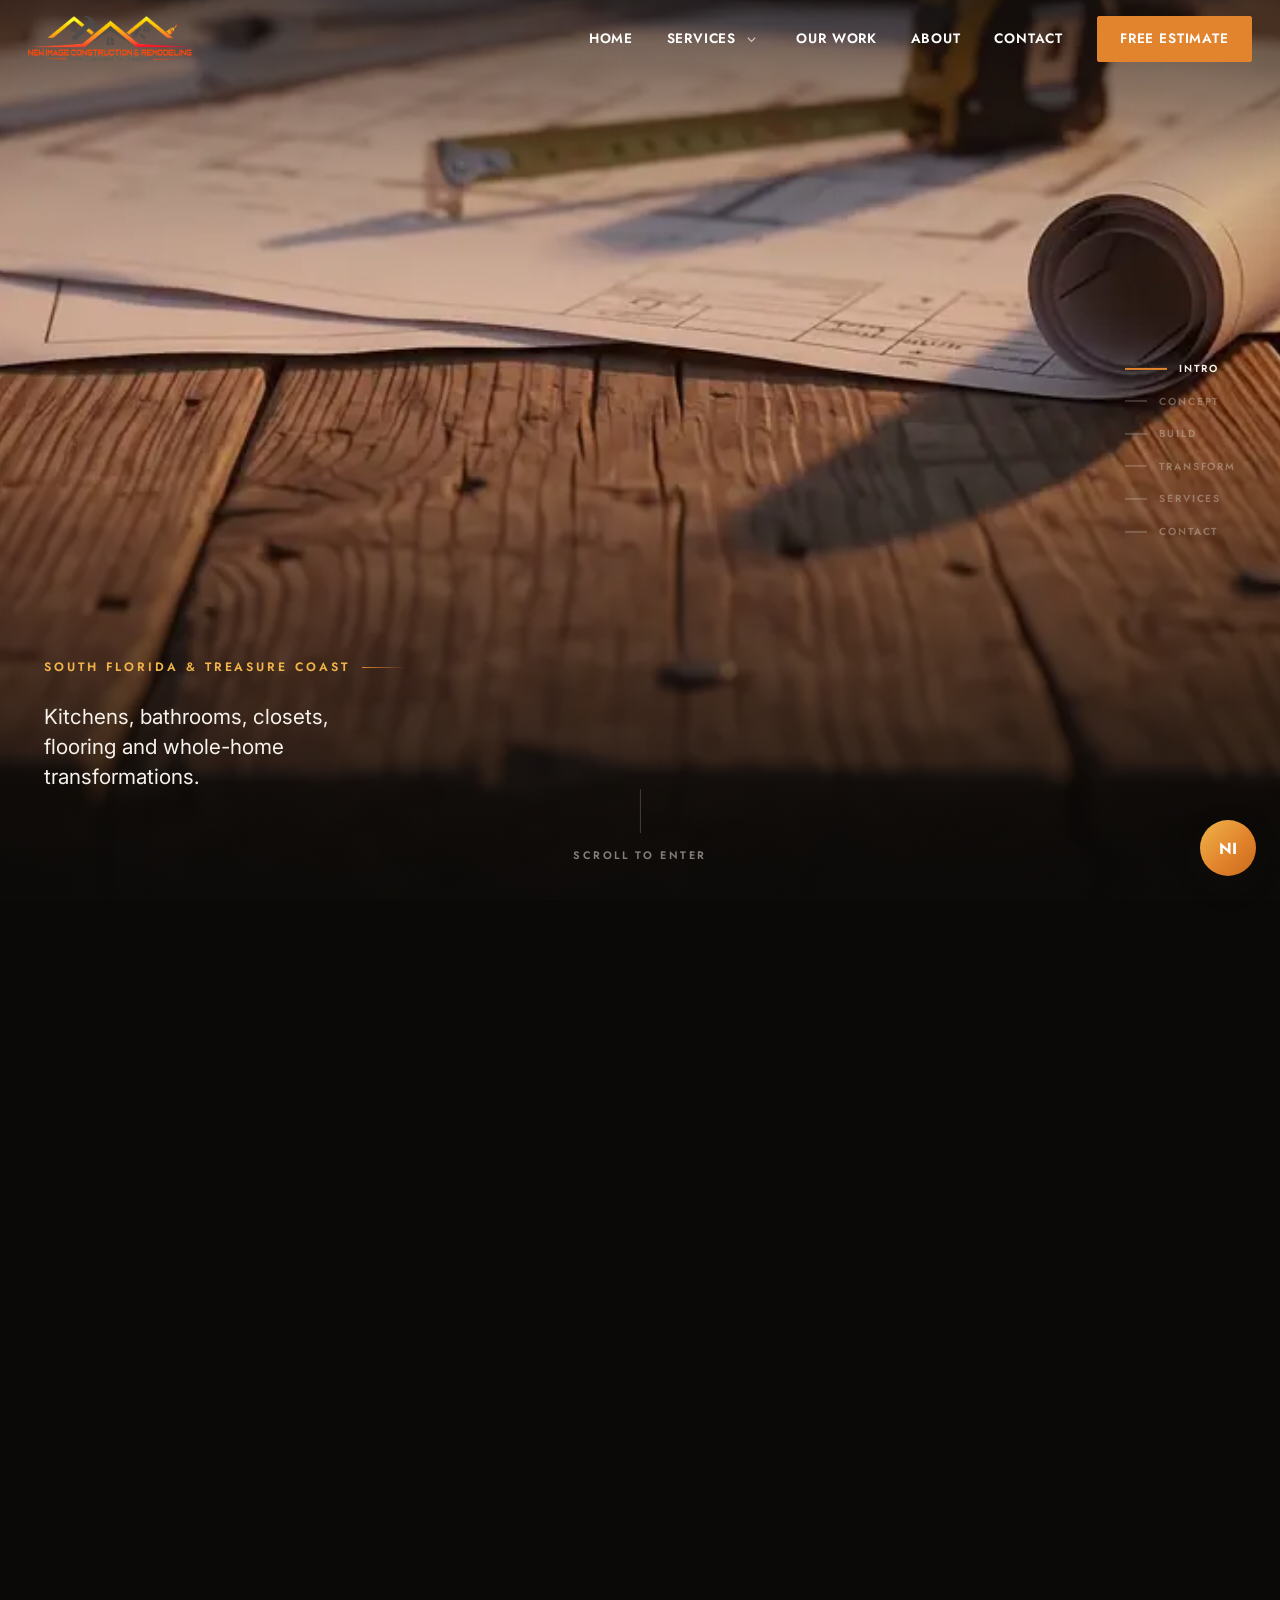
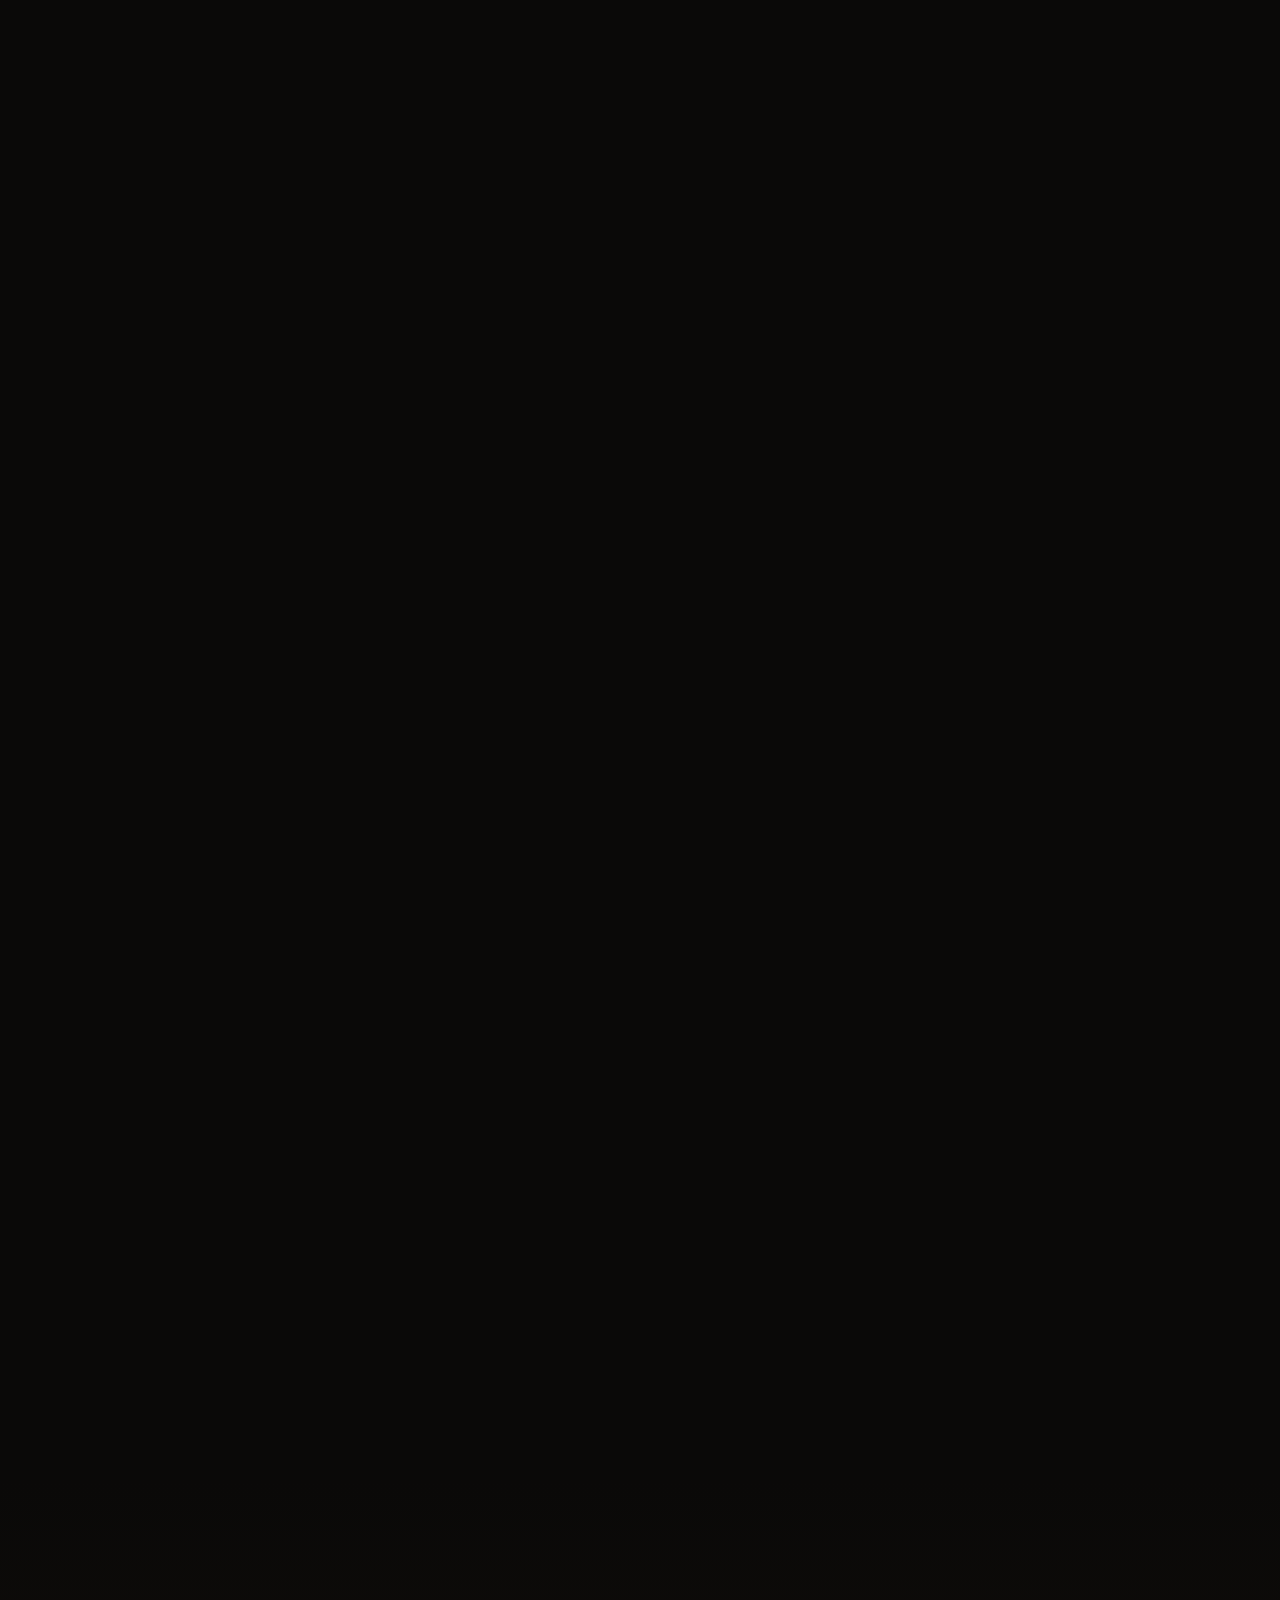
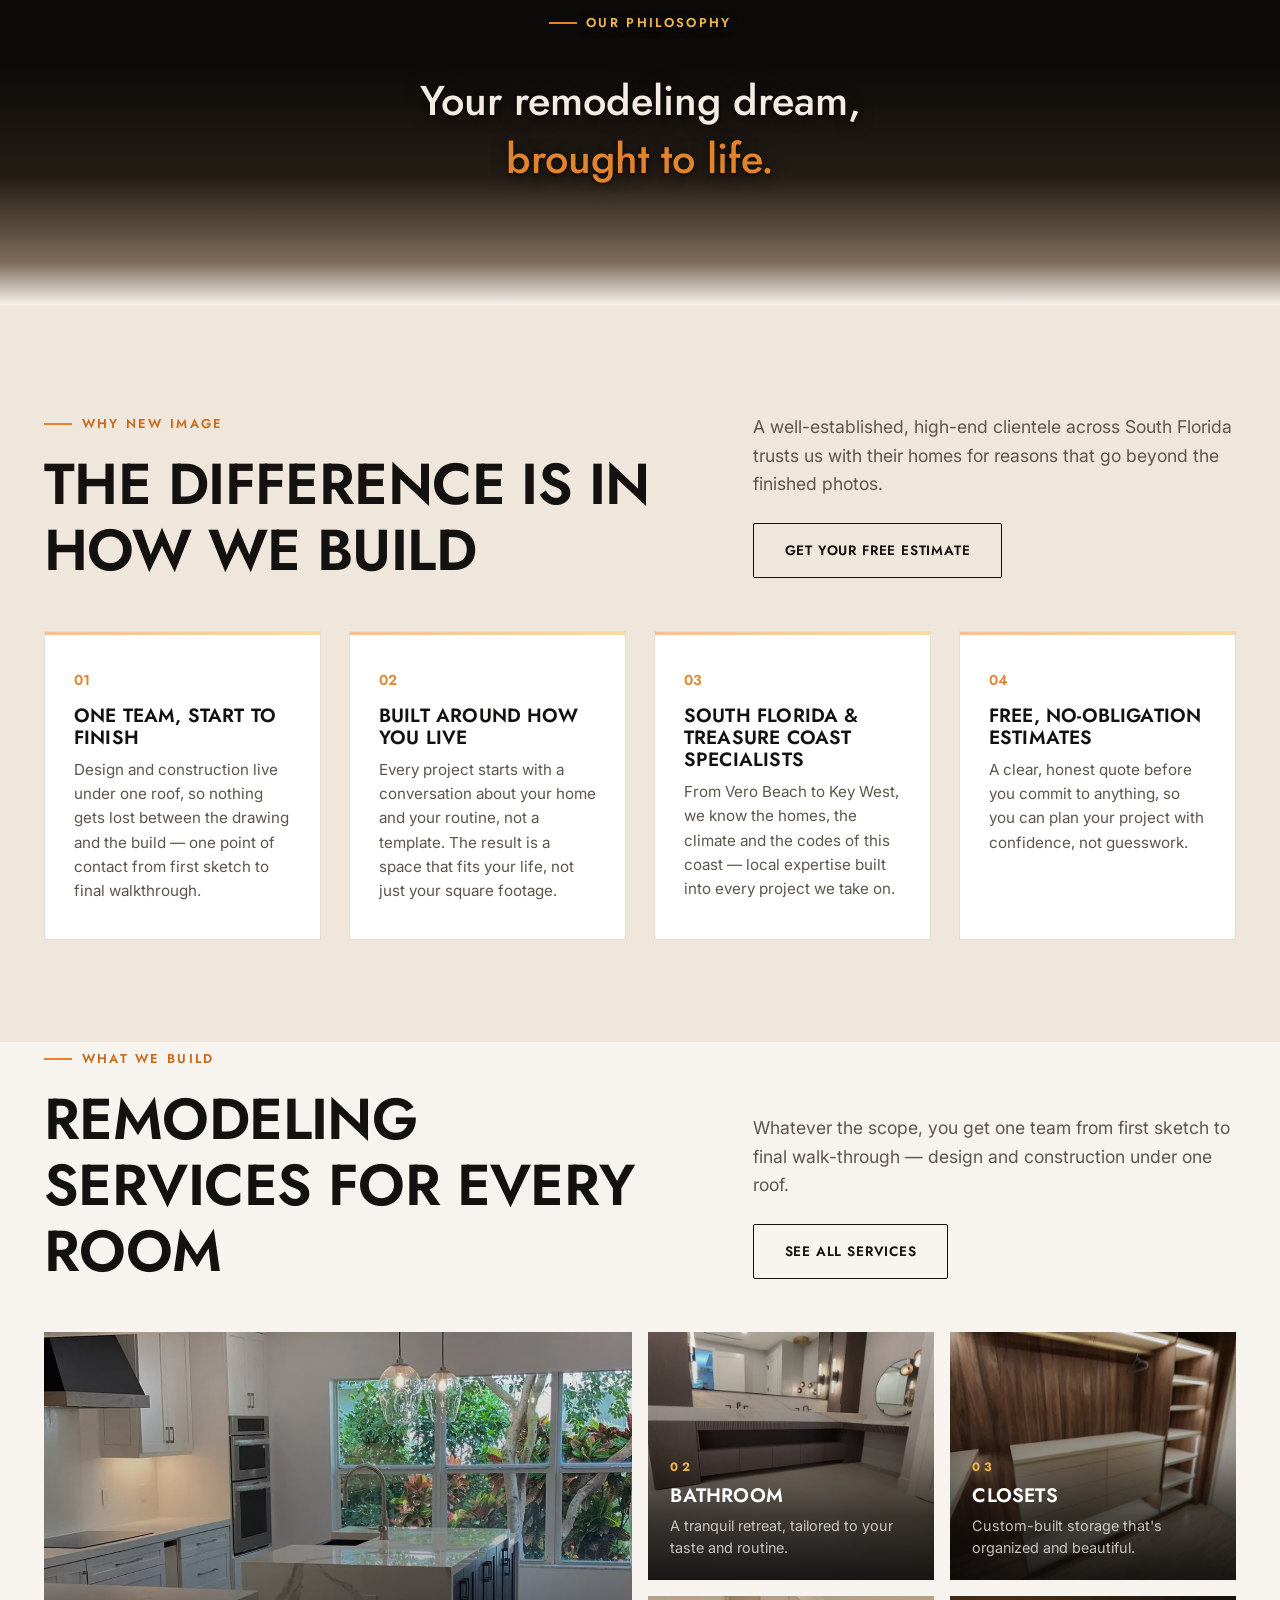
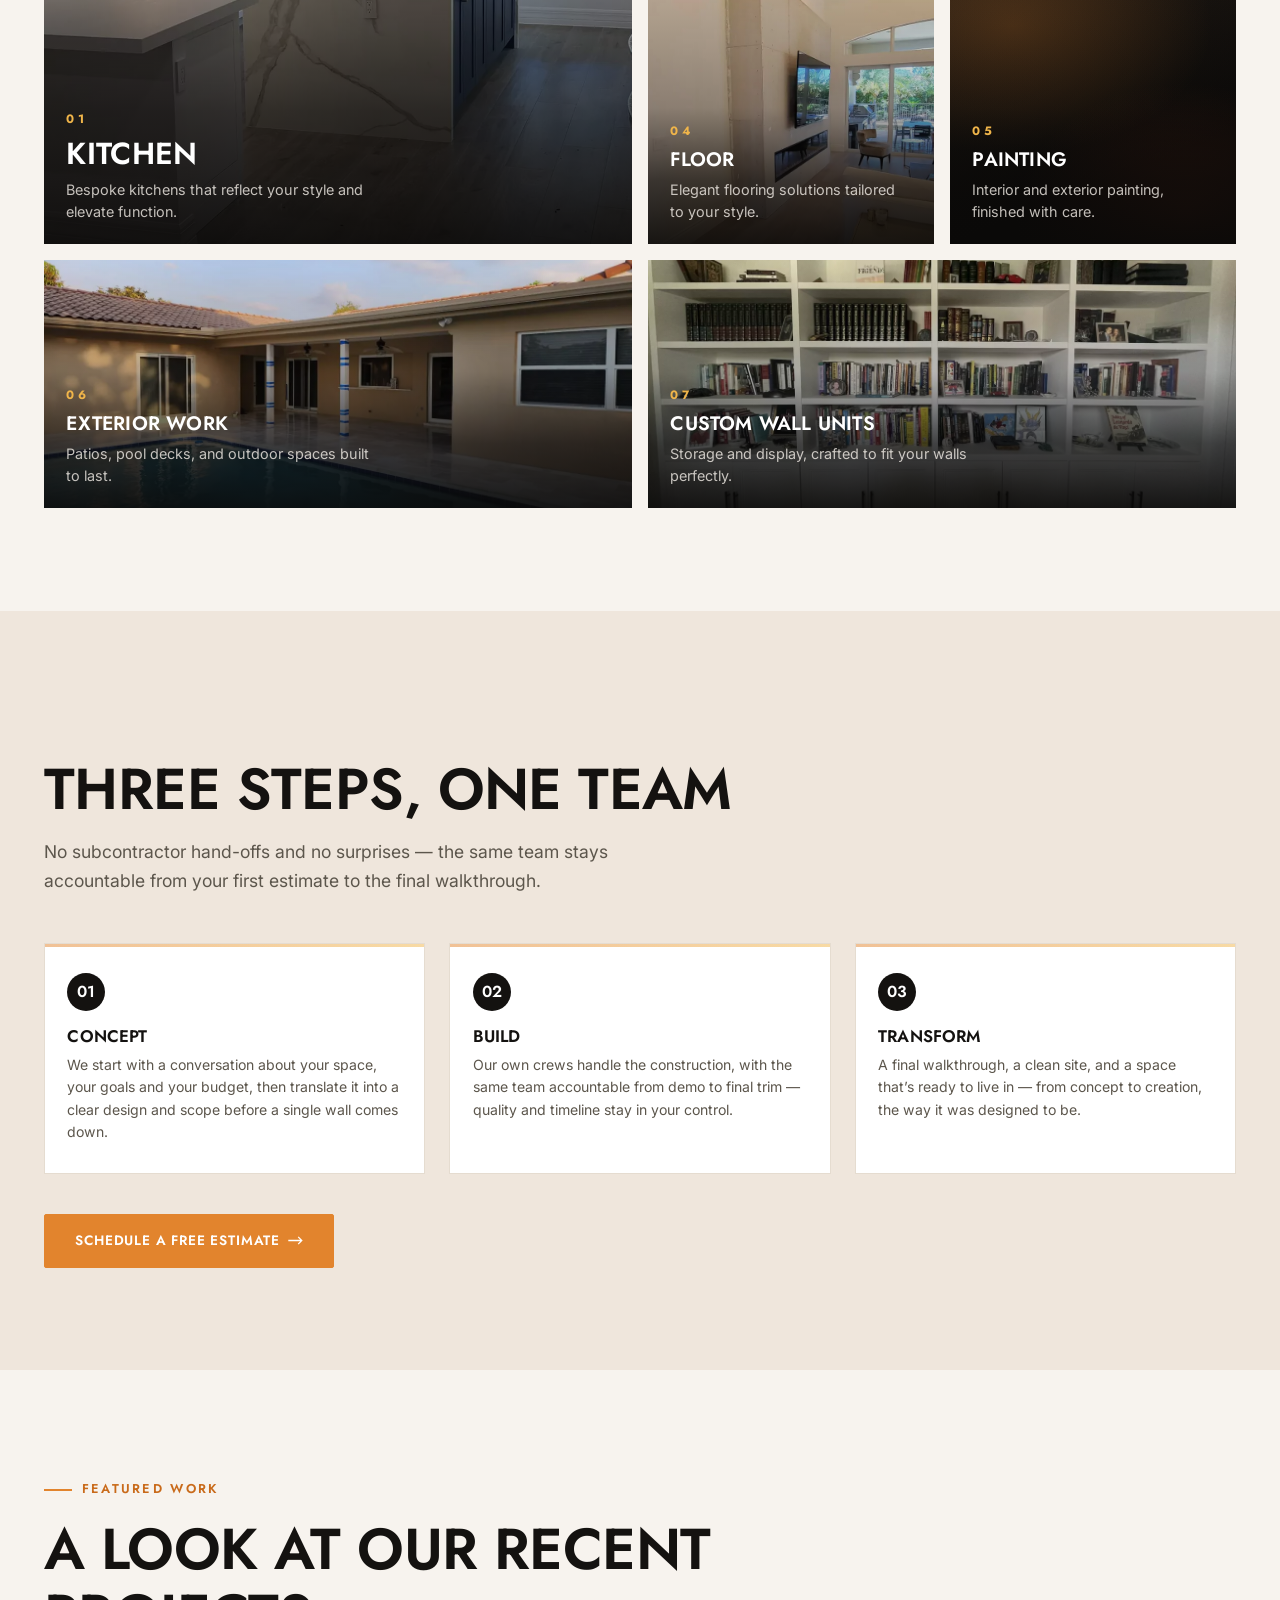
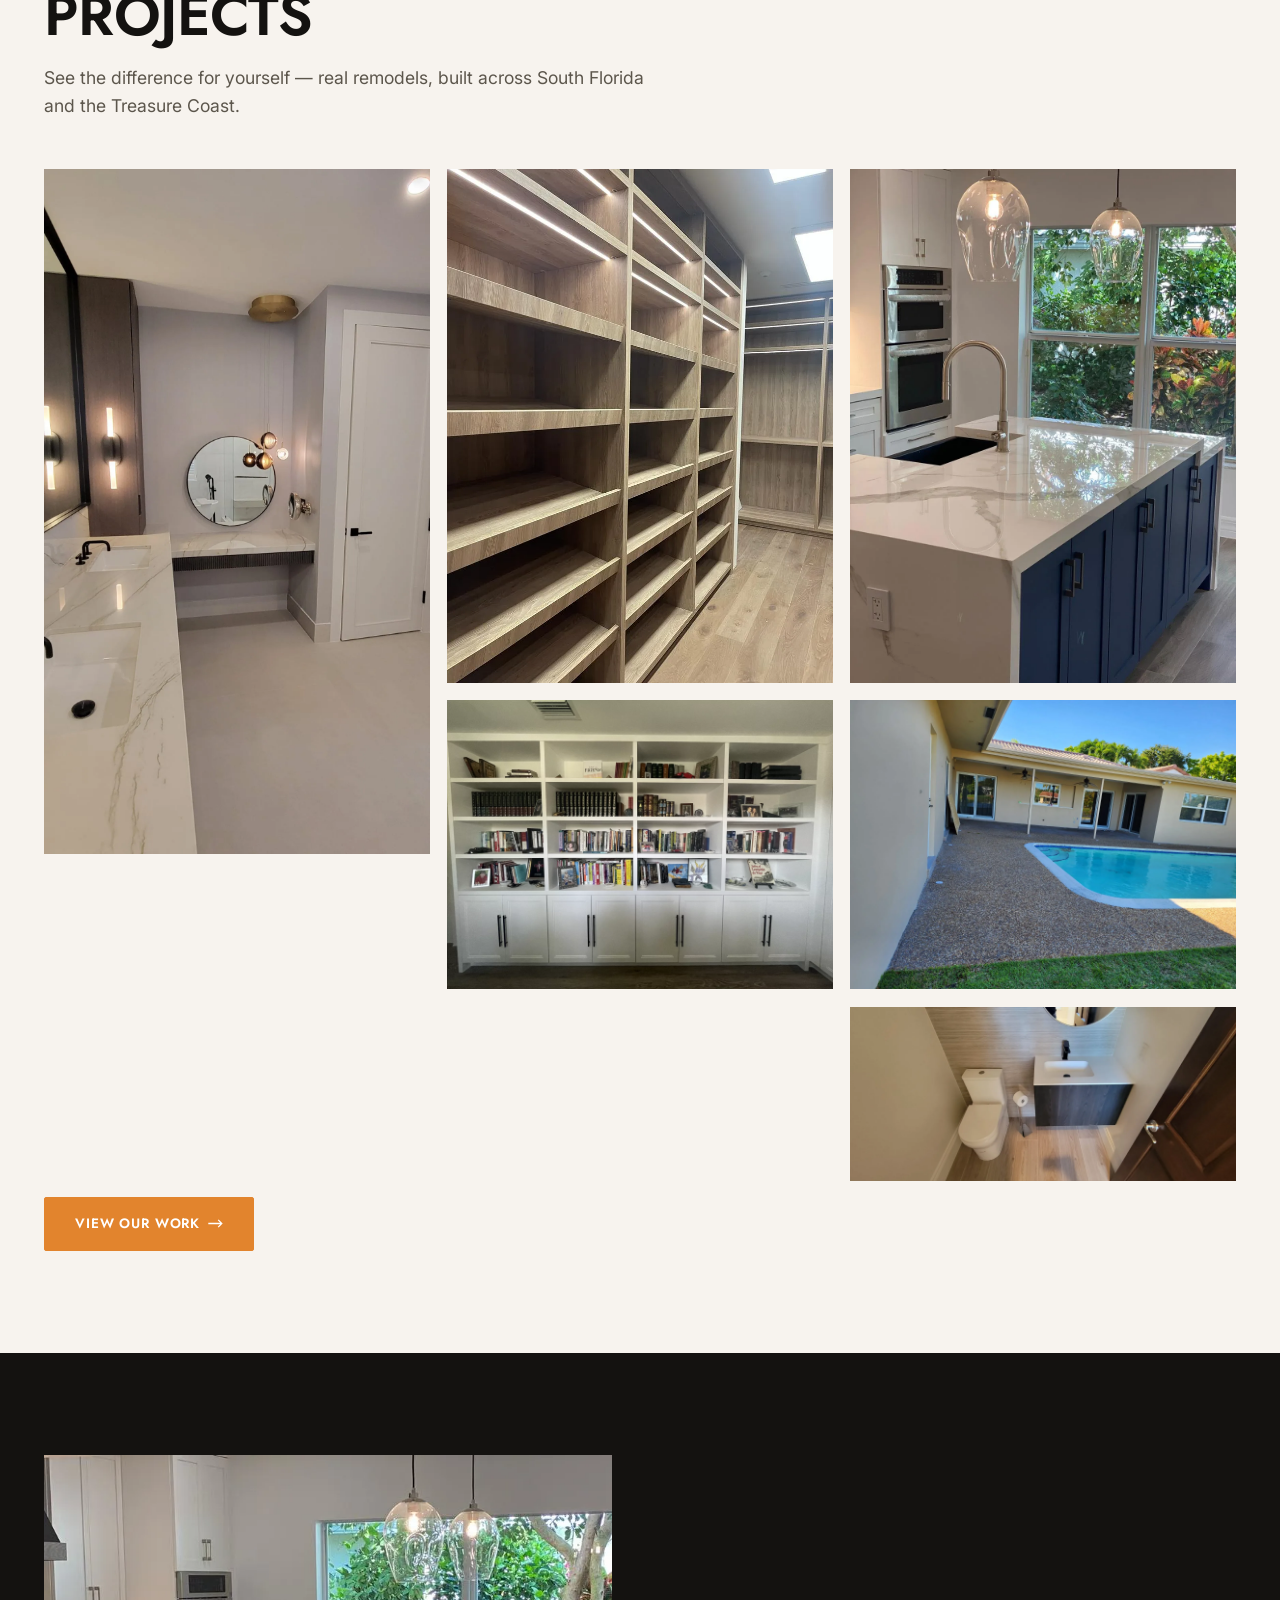
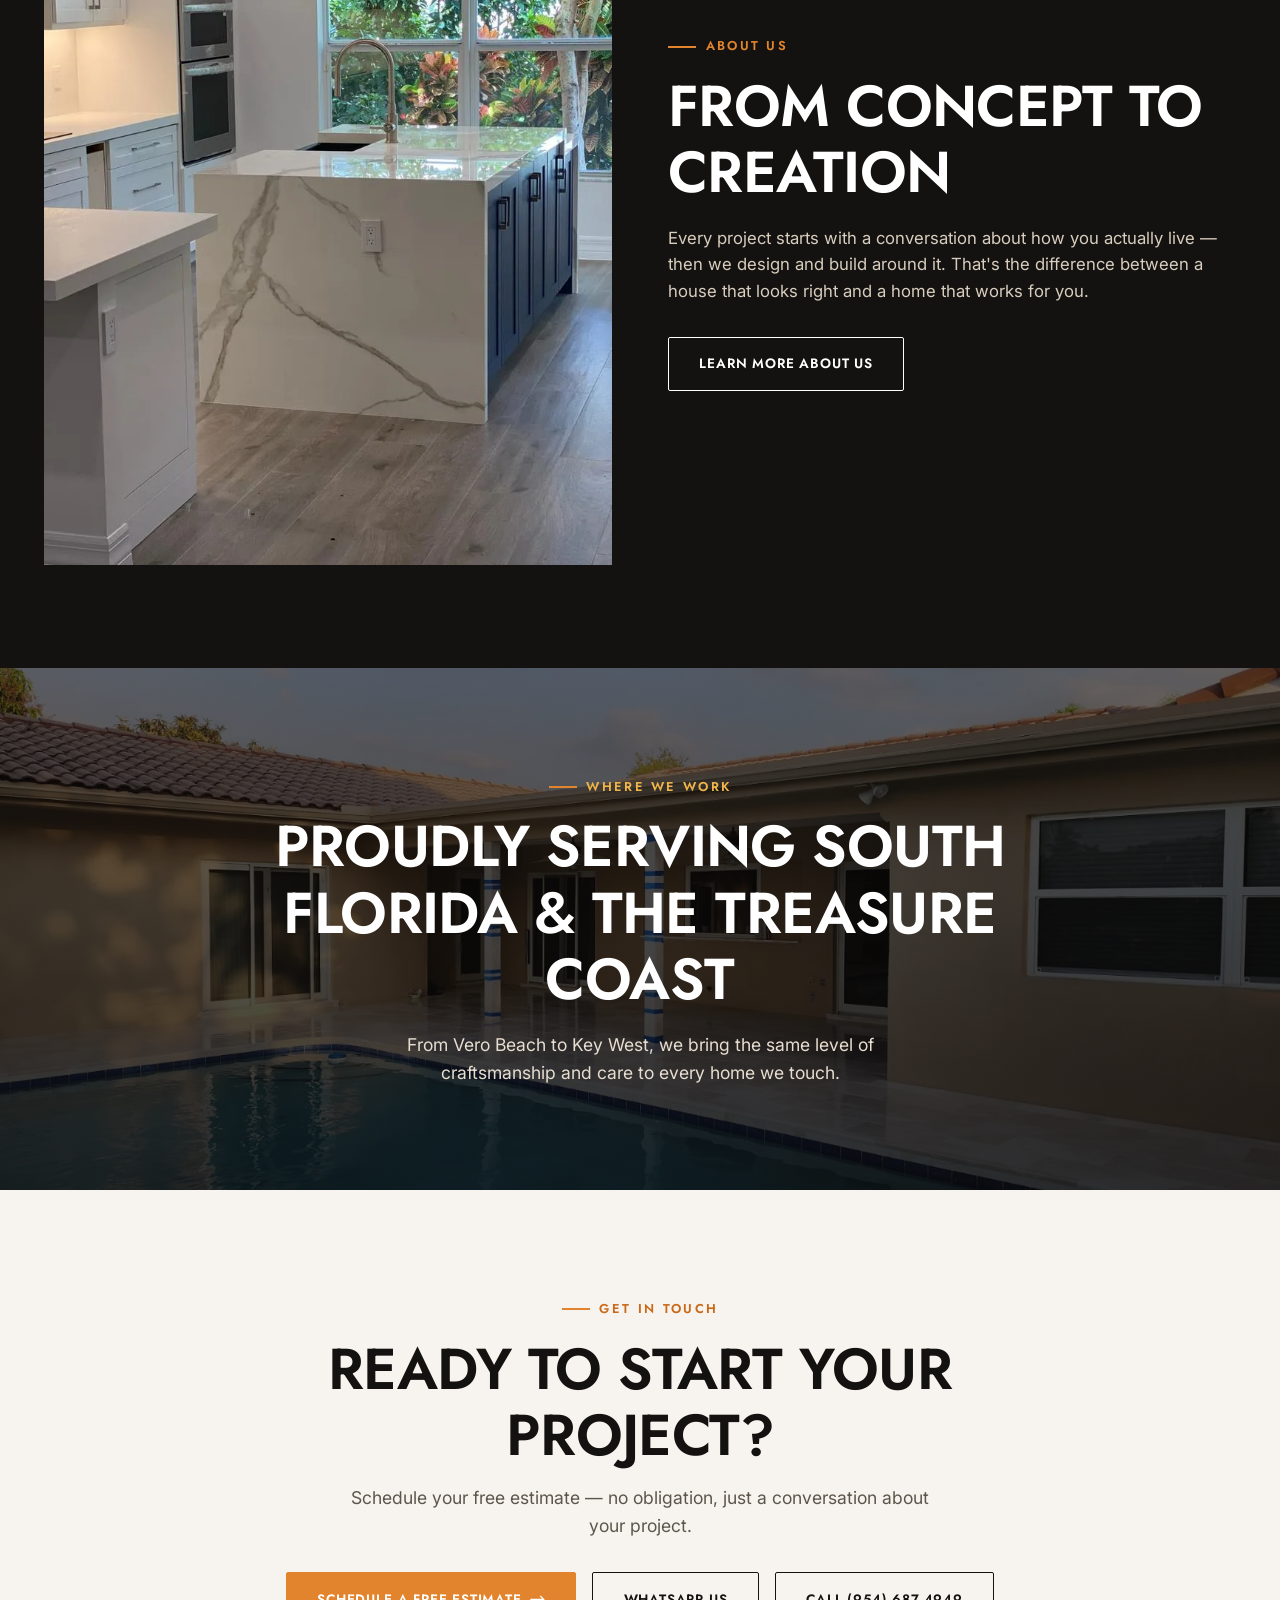
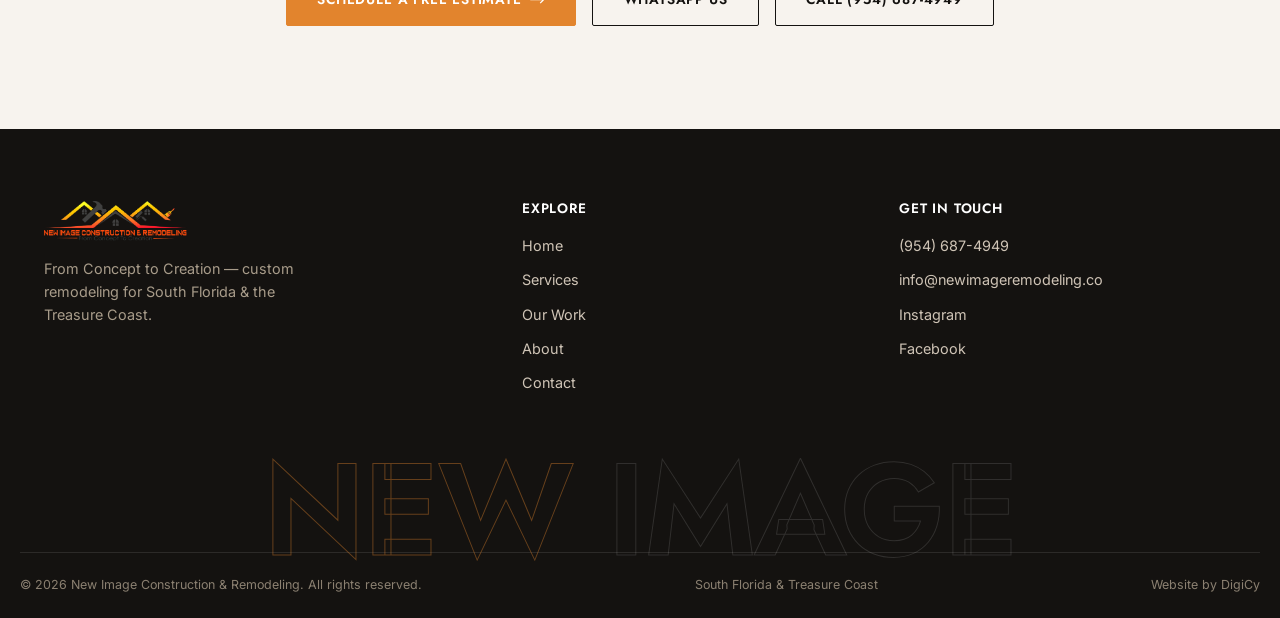
<file: index.html>
<!DOCTYPE html>
<html lang="en">
<head>
<meta charset="UTF-8" />
<meta name="viewport" content="width=device-width, initial-scale=1.0" />
<title>New Image Construction &amp; Remodeling | South Florida &amp; Treasure Coast</title>
<meta name="description" content="Custom kitchen, bathroom, closet, flooring, and whole-home remodeling in South Florida & the Treasure Coast. From Concept to Creation." />
<link rel="canonical" href="https://newimageremodeling.co/" />
<meta property="og:type" content="website" />
<meta property="og:title" content="New Image Construction & Remodeling" />
<meta property="og:description" content="Custom kitchen, bathroom, closet, flooring, and whole-home remodeling in South Florida & the Treasure Coast. From Concept to Creation." />
<meta property="og:image" content="https://newimageremodeling.co/assets/logo/newimage-logo.png" />
<meta property="og:url" content="https://newimageremodeling.co/" />
<meta name="robots" content="index, follow" />
<link rel="icon" type="image/png" sizes="32x32" href="/assets/logo/favicon-32.png" />
<link rel="apple-touch-icon" sizes="180x180" href="/assets/logo/apple-touch-icon.png" />
<link rel="preconnect" href="https://fonts.googleapis.com" />
<link rel="preconnect" href="https://fonts.gstatic.com" crossorigin />
<link href="https://fonts.googleapis.com/css2?family=Jost:wght@500;600;700&family=Inter:wght@400;500;600;700&display=swap" rel="stylesheet" />
<link rel="preload" as="image" href="/assets/video/hero-poster-portrait.webp" media="(max-aspect-ratio: 29/20)" />
<link rel="preload" as="image" href="/assets/video/hero-poster-wide.webp" media="(min-aspect-ratio: 29/20)" />
<link rel="preload" as="image" href="/assets/hero-frames/f001.webp" fetchpriority="high" />
<link rel="stylesheet" href="/css/styles.css?v=3" />
<script type="application/ld+json">
{
  "@context": "https://schema.org",
  "@type": "HomeAndConstructionBusiness",
  "name": "New Image Construction & Remodeling",
  "image": "https://newimageremodeling.co/assets/logo/newimage-logo.png",
  "telephone": "+1-954-687-4949",
  "email": "info@newimageremodeling.co",
  "areaServed": "South Florida & Treasure Coast",
  "sameAs": [
    "https://www.instagram.com/newimageconstruction_remodel/",
    "https://www.facebook.com/profile.php?id=100067156015493"
  ],
  "url": "https://newimageremodeling.co/"
}
</script>
</head>
<body>

<header class="site-header">
  <a href="/" class="logo" aria-label="New Image Construction & Remodeling — home">
    <img src="/assets/logo/newimage-logo.webp" alt="New Image Construction &amp; Remodeling" height="46" />
  </a>
  <button class="menu-toggle" aria-label="Toggle menu" aria-expanded="false">
    <span></span><span></span><span></span>
  </button>
  <nav class="main-nav">
    <a href="/">Home</a>
    <div class="nav-item" data-nav-item>
      <a href="/services/">Services</a>
      <button class="nav-sub-toggle" type="button" data-nav-toggle
              aria-expanded="false" aria-controls="nav-services" aria-label="Services submenu">
        <svg viewBox="0 0 24 24" aria-hidden="true" focusable="false"><path d="M6 9l6 6 6-6" fill="none" stroke="currentColor" stroke-width="1.8"/></svg>
      </button>
      <ul class="nav-sub" id="nav-services">
        <li><a href="/services/kitchen/">Kitchen</a></li>
        <li><a href="/services/bathroom/">Bathroom</a></li>
        <li><a href="/services/closets/">Closets</a></li>
        <li><a href="/services/floor/">Floor</a></li>
        <li><a href="/services/painting/">Painting</a></li>
        <li><a href="/services/exterior-work/">Exterior Work</a></li>
        <li><a href="/services/custom-wall-units/">Custom Wall Units</a></li>
      </ul>
    </div>
    <a href="/work/">Our Work</a>
    <a href="/about/">About</a>
    <a href="/contact/">Contact</a>
    <a href="/contact/" class="btn btn-solid nav-cta">Free Estimate</a>
  </nav>
</header>

<div class="cinema" data-cinema>

  <section class="hero-cinema" id="hero" data-hero aria-label="New Image Construction &amp; Remodeling — cinematic introduction">
  <a class="hero-skip" href="#philosophy">Skip the intro</a>

  <div class="hero-media">
      <picture class="hero-still">
        <source media="(min-aspect-ratio: 29/20)" srcset="/assets/video/hero-poster-wide.webp" width="1080" height="1920" />
        <img src="/assets/video/hero-poster-portrait.webp" width="1080" height="1920" fetchpriority="high" decoding="async"
             alt="Architectural blueprints and a tape measure on a work table at dusk, beside a house under construction — the beginning of a New Image Construction &amp; Remodeling project." />
      </picture>
      <canvas class="hero-video" data-hero-canvas width="720" height="1280" aria-hidden="true"></canvas>
      <div class="hero-scrim" aria-hidden="true"></div>
      <div class="hero-grain" aria-hidden="true"></div>
  </div>

  <div class="hero-stage">

    <div class="hero-chapters">

      <article class="hero-chapter hero-chapter--intro" data-chapter data-from="0" data-to="0.15">
        <div class="hero-chapter-inner">
          <p class="hero-kicker">South Florida &amp; Treasure Coast</p>
          <h1 class="hero-wordmark">
            <span class="hero-wordmark-a">New Image</span>
            <span class="hero-wordmark-b">Construction &amp; Remodeling</span>
          </h1>
          <p class="hero-tagline">From Concept To Creation</p>
          <p class="hero-lede">Kitchens, bathrooms, closets, flooring and whole-home transformations.</p>
        </div>
      </article>

      <article class="hero-chapter" data-chapter data-from="0.15" data-to="0.35">
        <div class="hero-chapter-inner">
          <p class="hero-kicker"><span class="hero-index">01</span> Concept</p>
          <h2 class="hero-title">Concept</h2>
          <p class="hero-line">Every great project begins with an idea.</p>
        </div>
      </article>

      <article class="hero-chapter" data-chapter data-from="0.35" data-to="0.55">
        <div class="hero-chapter-inner">
          <p class="hero-kicker"><span class="hero-index">02</span> Build</p>
          <h2 class="hero-title">Build</h2>
          <p class="hero-line">Precision, craftsmanship and attention to detail.</p>
        </div>
      </article>

      <article class="hero-chapter" data-chapter data-from="0.55" data-to="0.75">
        <div class="hero-chapter-inner">
          <p class="hero-kicker"><span class="hero-index">03</span> Transform</p>
          <h2 class="hero-title">Transform</h2>
          <p class="hero-line">Turning structures into extraordinary spaces.</p>
        </div>
      </article>

      <article class="hero-chapter" data-chapter data-from="0.75" data-to="0.9">
        <div class="hero-chapter-inner">
          <p class="hero-kicker">What We Build</p>
          <h2 class="hero-title hero-title--sm">Our Services</h2>
          <ul class="hero-services">
            <li><a href="/services/">Renovations</a></li>
            <li><a href="/services/">Construction</a></li>
            <li><a href="/services/">Remodeling</a></li>
          </ul>
        </div>
      </article>

      <article class="hero-chapter" data-chapter data-from="0.9" data-to="1">
        <div class="hero-chapter-inner">
          <p class="hero-kicker">Get In Touch</p>
          <h2 class="hero-title hero-title--sm">Let&rsquo;s Build Together</h2>
          <p class="hero-line">Tell us about your space — we&rsquo;ll bring it to life.</p>
          <div class="hero-actions">
            <a href="/contact/" class="btn btn-solid">Schedule a Free Estimate <svg class="arrow" viewBox="0 0 16 10" fill="none" stroke="currentColor" stroke-width="1.4" aria-hidden="true"><path d="M0 5h15M11 1l4 4-4 4"/></svg></a>
            <a href="/work/" class="btn btn-light">View Our Work</a>
          </div>
        </div>
      </article>

    </div>

    <nav class="hero-rail" aria-label="Introduction chapters">
      <ol>
        <li><button type="button" data-hero-jump="0"><span class="hero-rail-bar"></span><span class="hero-rail-text">Intro</span></button></li>
        <li><button type="button" data-hero-jump="1"><span class="hero-rail-bar"></span><span class="hero-rail-text">Concept</span></button></li>
        <li><button type="button" data-hero-jump="2"><span class="hero-rail-bar"></span><span class="hero-rail-text">Build</span></button></li>
        <li><button type="button" data-hero-jump="3"><span class="hero-rail-bar"></span><span class="hero-rail-text">Transform</span></button></li>
        <li><button type="button" data-hero-jump="4"><span class="hero-rail-bar"></span><span class="hero-rail-text">Services</span></button></li>
        <li><button type="button" data-hero-jump="5"><span class="hero-rail-bar"></span><span class="hero-rail-text">Contact</span></button></li>
      </ol>
    </nav>

    <p class="hero-cue" aria-hidden="true"><span class="hero-cue-line"></span>Scroll to enter</p>

  </div>
  </section>

</div>

<section class="hero-outro" id="philosophy" tabindex="-1">
  <div class="container">
    <p class="eyebrow" data-animate>Our Philosophy</p>
    <p class="hero-outro-statement" data-animate data-animate-delay="1">Your remodeling dream, <span class="orange">brought to life.</span></p>
  </div>
</section>

<section class="section" id="why" style="background:var(--cream-deep);">
  <div class="container">
    <div class="section-head">
      <div data-animate>
        <p class="eyebrow">Why New Image</p>
        <h2 class="section-title">The difference is in how we build</h2>
      </div>
      <div class="section-head-aside" data-animate data-animate-delay="1">
        <p class="section-lede">A well-established, high-end clientele across South Florida trusts us with their homes for reasons that go beyond the finished photos.</p>
        <a href="/contact/" class="btn">Get Your Free Estimate</a>
      </div>
    </div>

    <div class="grid cols-4" style="margin-top:3rem;">
      <div class="service-card" data-animate>
        <span class="num">01</span>
        <h3>One Team, Start to Finish</h3>
        <p>Design and construction live under one roof, so nothing gets lost between the drawing and the build — one point of contact from first sketch to final walkthrough.</p>
      </div>
      <div class="service-card" data-animate data-animate-delay="1">
        <span class="num">02</span>
        <h3>Built Around How You Live</h3>
        <p>Every project starts with a conversation about your home and your routine, not a template. The result is a space that fits your life, not just your square footage.</p>
      </div>
      <div class="service-card" data-animate data-animate-delay="2">
        <span class="num">03</span>
        <h3>South Florida &amp; Treasure Coast Specialists</h3>
        <p>From Vero Beach to Key West, we know the homes, the climate and the codes of this coast — local expertise built into every project we take on.</p>
      </div>
      <div class="service-card" data-animate data-animate-delay="3">
        <span class="num">04</span>
        <h3>Free, No-Obligation Estimates</h3>
        <p>A clear, honest quote before you commit to anything, so you can plan your project with confidence, not guesswork.</p>
      </div>
    </div>
  </div>
</section>

<section class="section" id="services" style="padding-top:0;">
  <div class="container">
    <div class="section-head">
      <div data-animate>
        <p class="eyebrow">What We Build</p>
        <h2 class="section-title">Remodeling services for every room</h2>
      </div>
      <div class="section-head-aside" data-animate data-animate-delay="1">
        <p class="section-lede">Whatever the scope, you get one team from first sketch to final walk-through — design and construction under one roof.</p>
        <a href="/services/" class="btn">See All Services</a>
      </div>
    </div>

    <div class="services-mosaic" style="margin-top:3rem;">
      <a class="service-tile service-tile--feature" href="/services/kitchen/" data-animate>
        <img src="/assets/images/cards/kitchen.webp" alt="" loading="lazy" decoding="async" />
        <span class="service-tile-body">
          <span class="num">01</span>
          <span class="service-tile-title">Kitchen</span>
          <span class="service-tile-desc">Bespoke kitchens that reflect your style and elevate function.</span>
        </span>
      </a>
      <a class="service-tile" href="/services/bathroom/" data-animate data-animate-delay="1">
        <img src="/assets/images/cards/bathroom.webp" alt="" loading="lazy" decoding="async" />
        <span class="service-tile-body">
          <span class="num">02</span>
          <span class="service-tile-title">Bathroom</span>
          <span class="service-tile-desc">A tranquil retreat, tailored to your taste and routine.</span>
        </span>
      </a>
      <a class="service-tile" href="/services/closets/" data-animate data-animate-delay="2">
        <img src="/assets/images/cards/closets.webp" alt="" loading="lazy" decoding="async" />
        <span class="service-tile-body">
          <span class="num">03</span>
          <span class="service-tile-title">Closets</span>
          <span class="service-tile-desc">Custom-built storage that's organized and beautiful.</span>
        </span>
      </a>
      <a class="service-tile" href="/services/floor/" data-animate data-animate-delay="3">
        <img src="/assets/images/cards/floor.webp" alt="" loading="lazy" decoding="async" />
        <span class="service-tile-body">
          <span class="num">04</span>
          <span class="service-tile-title">Floor</span>
          <span class="service-tile-desc">Elegant flooring solutions tailored to your style.</span>
        </span>
      </a>
      <a class="service-tile service-tile--plain" href="/services/painting/" data-animate>
        <span class="service-tile-plain" aria-hidden="true"></span>
        <span class="service-tile-body">
          <span class="num">05</span>
          <span class="service-tile-title">Painting</span>
          <span class="service-tile-desc">Interior and exterior painting, finished with care.</span>
        </span>
      </a>
      <a class="service-tile service-tile--wide" href="/services/exterior-work/" data-animate data-animate-delay="1">
        <img src="/assets/images/cards/exterior-work.webp" alt="" loading="lazy" decoding="async" />
        <span class="service-tile-body">
          <span class="num">06</span>
          <span class="service-tile-title">Exterior Work</span>
          <span class="service-tile-desc">Patios, pool decks, and outdoor spaces built to last.</span>
        </span>
      </a>
      <a class="service-tile service-tile--wide" href="/services/custom-wall-units/" data-animate data-animate-delay="2">
        <img src="/assets/images/cards/custom-wall-units.webp" alt="" loading="lazy" decoding="async" />
        <span class="service-tile-body">
          <span class="num">07</span>
          <span class="service-tile-title">Custom Wall Units</span>
          <span class="service-tile-desc">Storage and display, crafted to fit your walls perfectly.</span>
        </span>
      </a>
    </div>
  </div>
</section>

<section class="section" id="process" style="background:var(--cream-deep);">
  <div class="container">
    <p class="eyebrow" data-animate>How We Work</p>
    <h2 class="section-title" data-animate data-animate-delay="1">Three steps, one team</h2>
    <p class="section-lede" data-animate data-animate-delay="2">No subcontractor hand-offs and no surprises — the same team stays accountable from your first estimate to the final walkthrough.</p>

    <div class="process-list">
      <div class="process-step" data-animate>
        <span class="step-num">01</span>
        <h4>Concept</h4>
        <p>We start with a conversation about your space, your goals and your budget, then translate it into a clear design and scope before a single wall comes down.</p>
      </div>
      <div class="process-step" data-animate data-animate-delay="1">
        <span class="step-num">02</span>
        <h4>Build</h4>
        <p>Our own crews handle the construction, with the same team accountable from demo to final trim — quality and timeline stay in your control.</p>
      </div>
      <div class="process-step" data-animate data-animate-delay="2">
        <span class="step-num">03</span>
        <h4>Transform</h4>
        <p>A final walkthrough, a clean site, and a space that&rsquo;s ready to live in — from concept to creation, the way it was designed to be.</p>
      </div>
    </div>

    <div class="btn-row" style="margin-top:2.5rem;" data-animate data-animate-delay="3">
      <a href="/contact/" class="btn btn-solid">Schedule a Free Estimate <svg class="arrow" viewBox="0 0 16 10" fill="none" stroke="currentColor" stroke-width="1.4" aria-hidden="true"><path d="M0 5h15M11 1l4 4-4 4"/></svg></a>
    </div>
  </div>
</section>

<section class="section">
  <div class="container">
    <p class="eyebrow" data-animate>Featured Work</p>
    <h2 class="section-title" data-animate data-animate-delay="1">A look at our recent projects</h2>
    <p class="section-lede" data-animate data-animate-delay="2">See the difference for yourself — real remodels, built across South Florida and the Treasure Coast.</p>

    <div class="masonry" style="margin-top:3rem;">
      <figure data-animate><img src="/assets/images/gallery/bathrooms/bathroom-03.webp" alt="Custom bathroom remodel with glass shower" loading="lazy" /></figure>
      <figure data-animate data-animate-delay="1"><img src="/assets/images/gallery/closets/closet-01.webp" alt="Custom closet with built-in shelving" loading="lazy" /></figure>
      <figure data-animate data-animate-delay="2"><img src="/assets/images/gallery/wall-units/wall-unit-02.webp" alt="Custom built-in wall unit with shelving" loading="lazy" /></figure>
      <figure data-animate><img src="/assets/images/gallery/kitchens/kitchen-04.webp" alt="Custom kitchen cabinetry" loading="lazy" /></figure>
      <figure data-animate data-animate-delay="1"><img src="/assets/images/gallery/exterior/exterior-02.webp" alt="Exterior patio and pool remodel" loading="lazy" /></figure>
      <figure data-animate data-animate-delay="2"><img src="/assets/images/gallery/floors/floor-02.webp" alt="New flooring installation" loading="lazy" /></figure>
    </div>
    <div class="btn-row" style="margin-top:1rem;" data-animate>
      <a href="/work/" class="btn btn-solid">View Our Work <svg class="arrow" viewBox="0 0 16 10" fill="none" stroke="currentColor" stroke-width="1.4" aria-hidden="true"><path d="M0 5h15M11 1l4 4-4 4"/></svg></a>
    </div>
  </div>
</section>

<section class="section" style="background:var(--ink); color:var(--white);">
  <div class="container about-block">
    <div data-animate>
      <img src="/assets/images/gallery/kitchens/kitchen-02.webp" alt="White kitchen with a waterfall marble island, wall ovens and garden windows, by New Image Construction &amp; Remodeling" loading="lazy" decoding="async" />
    </div>
    <div data-animate data-animate-delay="1">
      <p class="eyebrow" style="color:var(--orange);">About Us</p>
      <h2 class="section-title" style="color:var(--white);">From Concept to Creation</h2>
      <p style="color:#d8cdbe; margin-top:1.2rem; font-size:1.05rem;">Every project starts with a conversation about how you actually live — then we design and build around it. That's the difference between a house that looks right and a home that works for you.</p>
      <div class="btn-row" style="margin-top:2rem;">
        <a href="/about/" class="btn btn-light">Learn More About Us</a>
      </div>
    </div>
  </div>
</section>

<section class="section area-band" id="area" style="background-image:url('/assets/images/gallery/exterior/exterior-06.webp'); text-align:center;">
  <div class="container">
    <p class="eyebrow" data-animate style="justify-content:center; color:var(--gold);">Where We Work</p>
    <h2 class="section-title" data-animate data-animate-delay="1" style="margin:0 auto; text-align:center; color:var(--white); max-width:20ch;">Proudly serving South Florida &amp; the Treasure Coast</h2>
    <p class="section-lede" data-animate data-animate-delay="2" style="margin:1.2rem auto 0; max-width:46ch; color:#e7ddd0;">From Vero Beach to Key West, we bring the same level of craftsmanship and care to every home we touch.</p>
  </div>
</section>

<section class="section" style="text-align:center;">
  <div class="container">
    <p class="eyebrow" data-animate style="justify-content:center;">Get In Touch</p>
    <h2 class="section-title" data-animate data-animate-delay="1" style="margin:0 auto; text-align:center;">Ready to start your project?</h2>
    <p class="section-lede" data-animate data-animate-delay="2" style="margin:1rem auto 0;">Schedule your free estimate — no obligation, just a conversation about your project.</p>
    <div class="btn-row" style="justify-content:center; margin-top:2rem;" data-animate data-animate-delay="3">
      <a href="/contact/" class="btn btn-solid">Schedule a Free Estimate <svg class="arrow" viewBox="0 0 16 10" fill="none" stroke="currentColor" stroke-width="1.4" aria-hidden="true"><path d="M0 5h15M11 1l4 4-4 4"/></svg></a>
      <a href="https://wa.me/19546874949" class="btn" target="_blank" rel="noopener">WhatsApp Us</a>
      <a href="tel:+19546874949" class="btn">Call (954) 687-4949</a>
    </div>
  </div>
</section>

<footer class="site-footer">
  <div class="container footer-grid">
    <div>
      <a href="/" class="logo">
        <img src="/assets/logo/newimage-logo.webp" alt="New Image Construction &amp; Remodeling" height="40" />
      </a>
      <p class="footer-tagline">From Concept to Creation — custom remodeling for South Florida &amp; the Treasure Coast.</p>
    </div>
    <div>
      <h4>Explore</h4>
      <div class="footer-links">
        <a href="/">Home</a>
        <a href="/services/">Services</a>
        <a href="/work/">Our Work</a>
        <a href="/about/">About</a>
        <a href="/contact/">Contact</a>
      </div>
    </div>
    <div>
      <h4>Get In Touch</h4>
      <div class="footer-links">
        <a href="tel:+19546874949">(954) 687-4949</a>
        <a href="mailto:info@newimageremodeling.co">info@newimageremodeling.co</a>
        <a href="https://www.instagram.com/newimageconstruction_remodel/" target="_blank" rel="noopener">Instagram</a>
        <a href="https://www.facebook.com/profile.php?id=100067156015493" target="_blank" rel="noopener">Facebook</a>
      </div>
    </div>
  </div>
  <p class="footer-wordmark" aria-hidden="true"><span>New</span> Image</p>
  <div class="container footer-bottom">
    <span>&copy; <span data-year></span> New Image Construction &amp; Remodeling. All rights reserved.</span>
    <span>South Florida &amp; Treasure Coast</span>
    <span>Website by <a href="https://digicyus.com" target="_blank" rel="noopener">DigiCy</a></span>
  </div>
</footer>

<button class="ai-fab" type="button" aria-expanded="false" aria-controls="ai-fab-panel" aria-label="Chat with New Image — quick answers">NI</button>
<div class="ai-fab-panel" id="ai-fab-panel" hidden>
  <div class="ai-fab-panel-head">
    <p class="ai-fab-panel-title"><span>NI</span> — Quick Help</p>
    <button class="ai-fab-close" type="button" aria-label="Close">&times;</button>
  </div>
  <div class="ai-fab-messages" data-ai-messages aria-live="polite"></div>
  <div class="ai-fab-chips" data-ai-chips hidden></div>
  <form class="ai-fab-form" data-ai-form>
    <input type="text" class="ai-fab-input" data-ai-input placeholder="Ask about services, pricing, contact…" aria-label="Ask a question" autocomplete="off" />
    <button type="submit" class="ai-fab-send" aria-label="Send">
      <svg viewBox="0 0 16 10" fill="none" stroke="currentColor" stroke-width="1.6" aria-hidden="true"><path d="M0 5h15M11 1l4 4-4 4"/></svg>
    </button>
  </form>
  <details class="ai-fab-onpage">
    <summary>Jump to a section on this page</summary>
    <ul class="ai-fab-list"></ul>
  </details>
</div>

<script src="/js/main.js?v=3"></script>
</body>
</html>
</file>
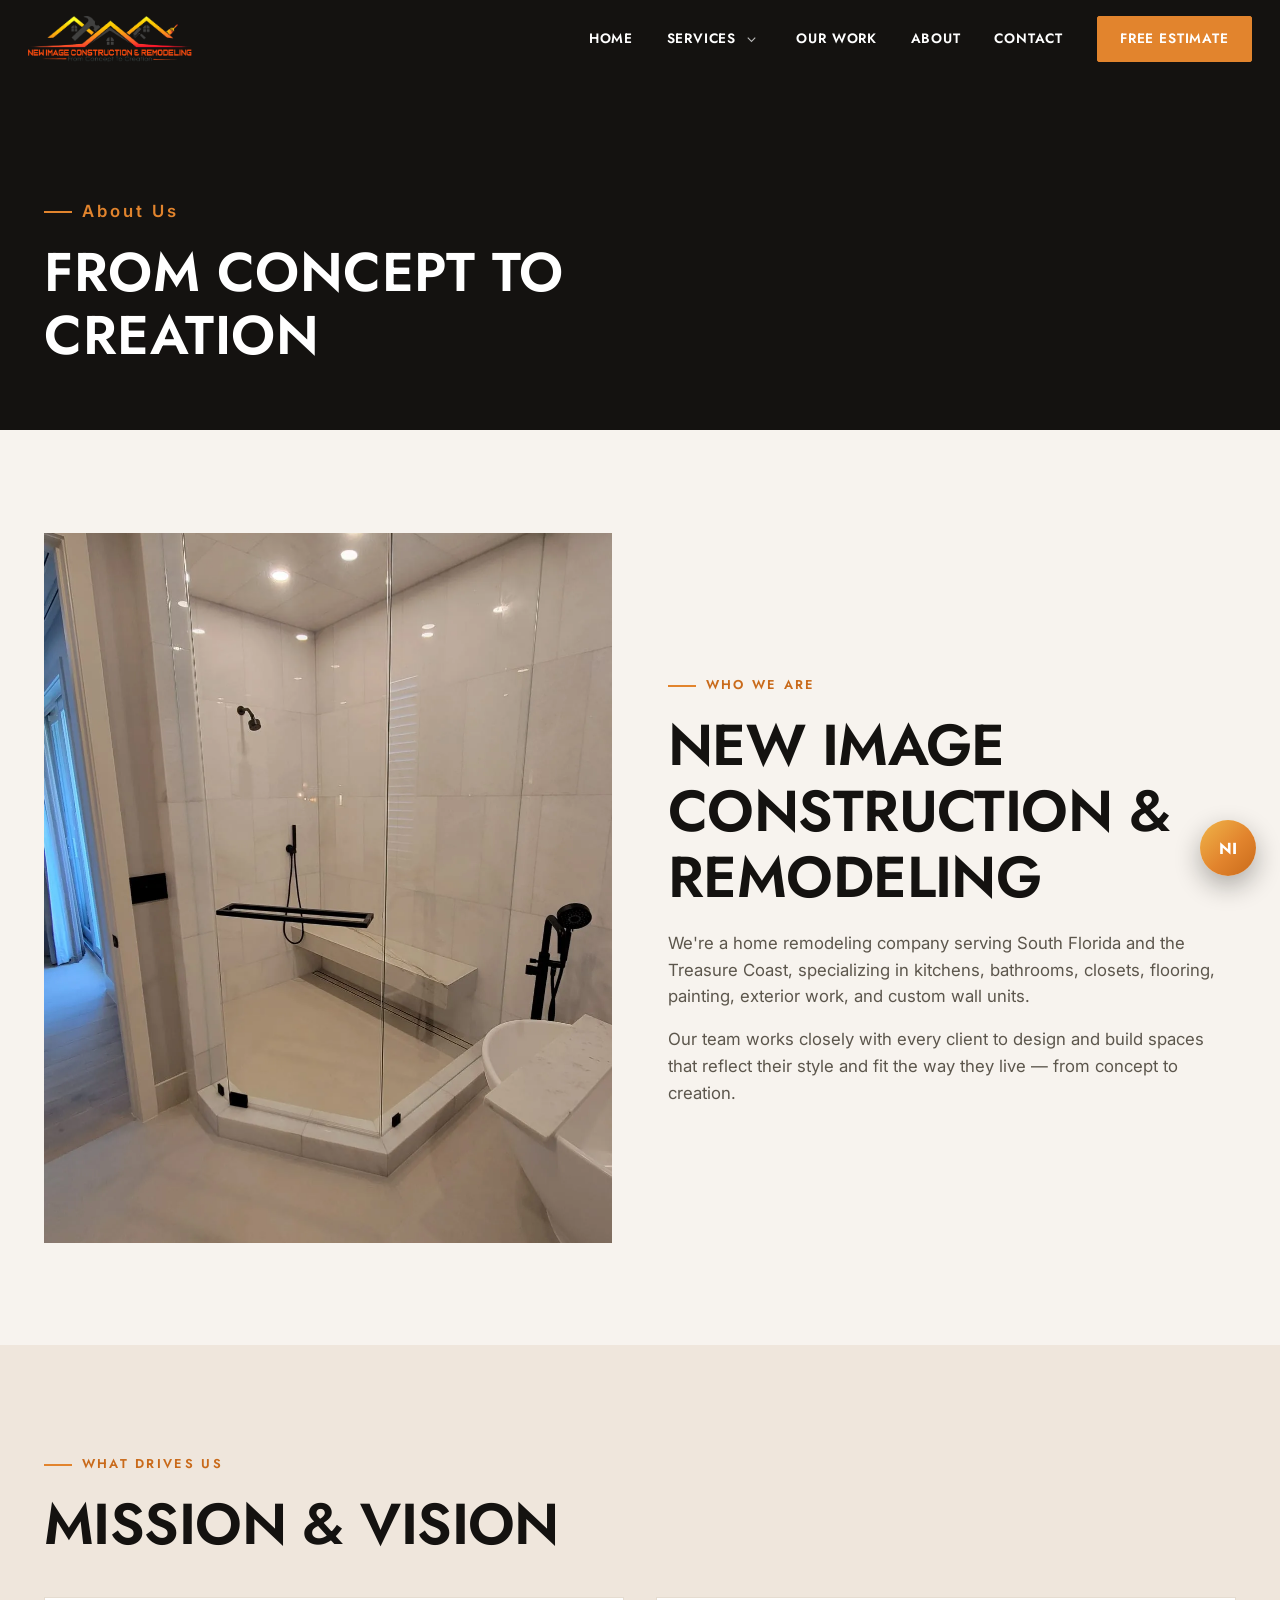
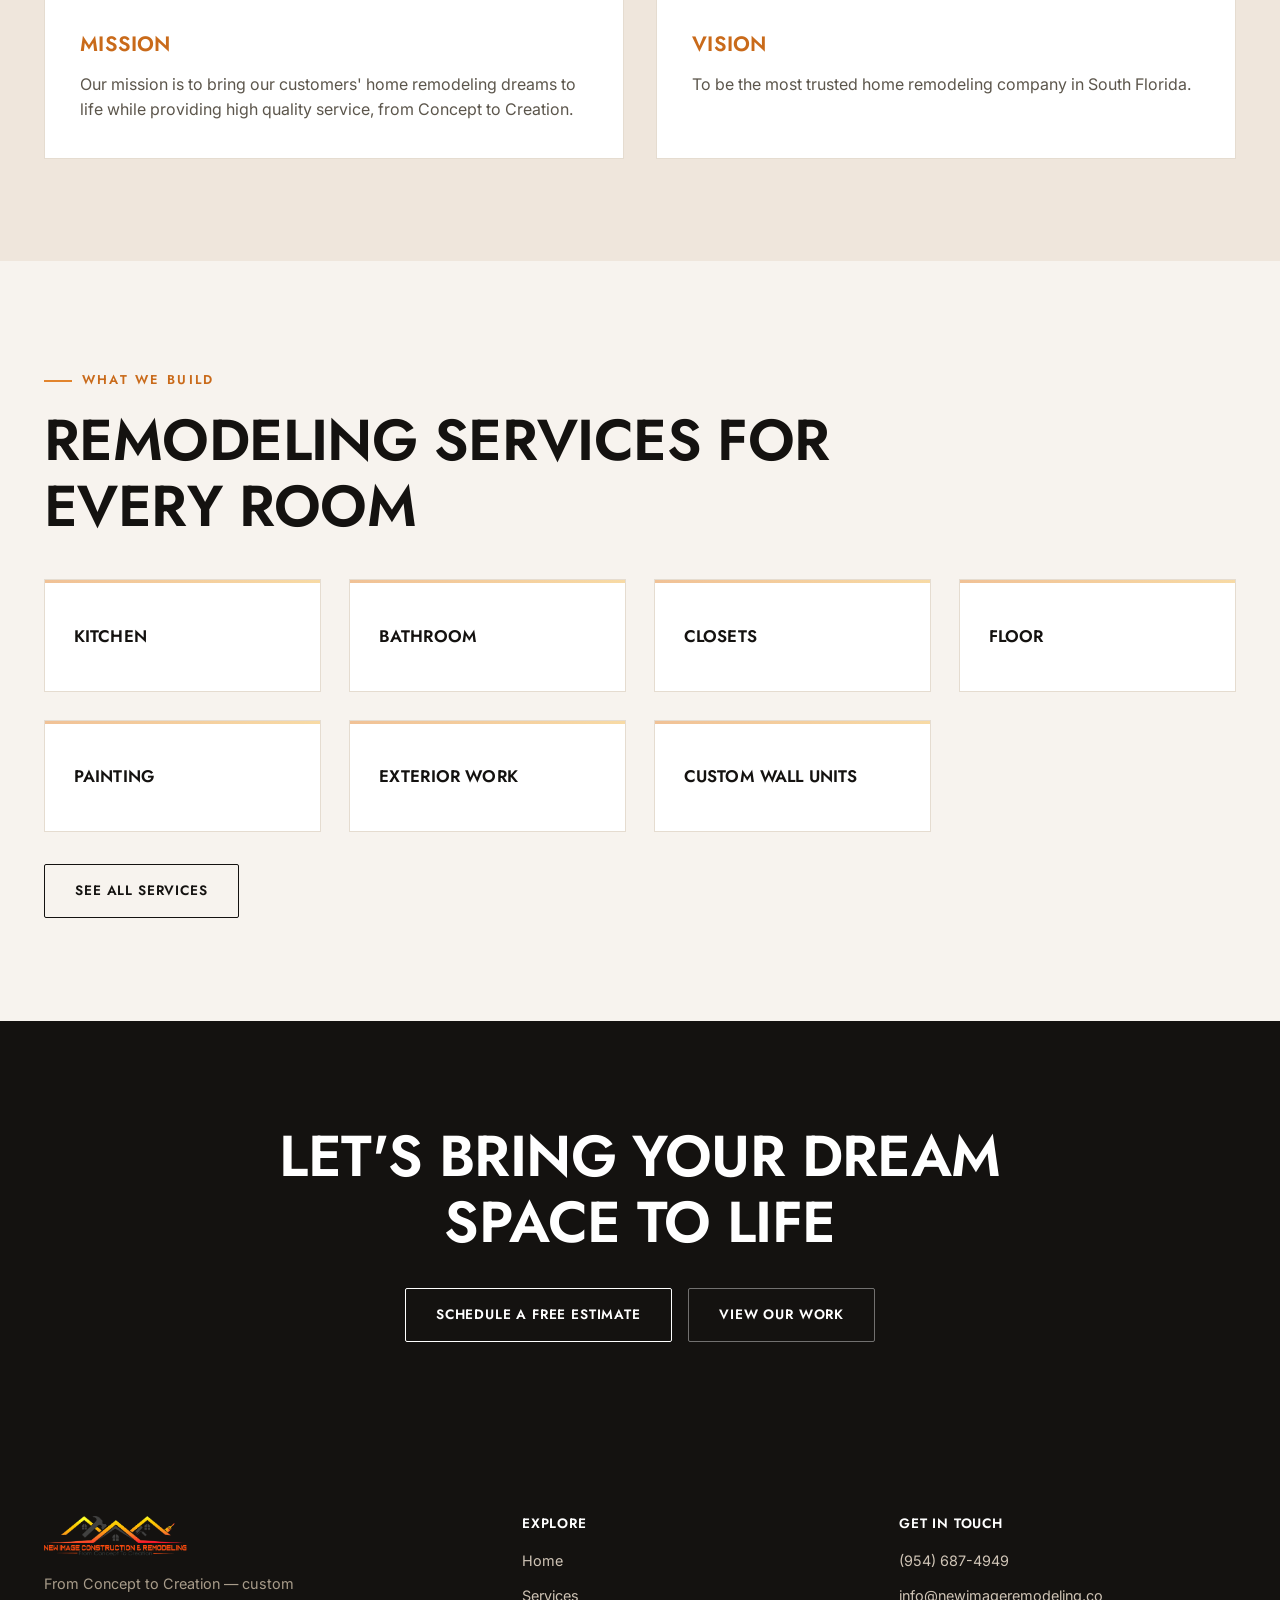
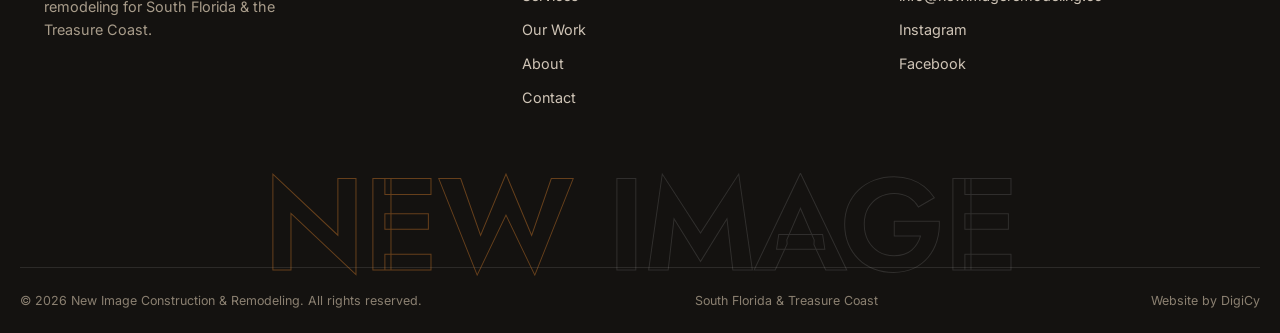
<file: about/index.html>
<!DOCTYPE html>
<html lang="en">
<head>
<meta charset="UTF-8" />
<meta name="viewport" content="width=device-width, initial-scale=1.0" />
<title>About Us | New Image Construction &amp; Remodeling</title>
<meta name="description" content="New Image Construction & Remodeling brings home remodeling dreams to life across South Florida & the Treasure Coast, from Concept to Creation." />
<link rel="canonical" href="https://newimageremodeling.co/about/" />
<meta name="robots" content="index, follow" />
<link rel="icon" type="image/png" sizes="32x32" href="/assets/logo/favicon-32.png" />
<link rel="apple-touch-icon" sizes="180x180" href="/assets/logo/apple-touch-icon.png" />
<link rel="preconnect" href="https://fonts.googleapis.com" />
<link rel="preconnect" href="https://fonts.gstatic.com" crossorigin />
<link href="https://fonts.googleapis.com/css2?family=Jost:wght@500;600;700&family=Inter:wght@400;500;600;700&display=swap" rel="stylesheet" />
<link rel="stylesheet" href="/css/styles.css?v=3" />
</head>
<body>

<header class="site-header is-scrolled">
  <a href="/" class="logo" aria-label="New Image Construction & Remodeling — home">
    <img src="/assets/logo/newimage-logo.webp" alt="New Image Construction &amp; Remodeling" height="46" />
  </a>
  <button class="menu-toggle" aria-label="Toggle menu" aria-expanded="false">
    <span></span><span></span><span></span>
  </button>
  <nav class="main-nav">
    <a href="/">Home</a>
    <div class="nav-item" data-nav-item>
      <a href="/services/">Services</a>
      <button class="nav-sub-toggle" type="button" data-nav-toggle
              aria-expanded="false" aria-controls="nav-services" aria-label="Services submenu">
        <svg viewBox="0 0 24 24" aria-hidden="true" focusable="false"><path d="M6 9l6 6 6-6" fill="none" stroke="currentColor" stroke-width="1.8"/></svg>
      </button>
      <ul class="nav-sub" id="nav-services">
        <li><a href="/services/kitchen/">Kitchen</a></li>
        <li><a href="/services/bathroom/">Bathroom</a></li>
        <li><a href="/services/closets/">Closets</a></li>
        <li><a href="/services/floor/">Floor</a></li>
        <li><a href="/services/painting/">Painting</a></li>
        <li><a href="/services/exterior-work/">Exterior Work</a></li>
        <li><a href="/services/custom-wall-units/">Custom Wall Units</a></li>
      </ul>
    </div>
    <a href="/work/">Our Work</a>
    <a href="/about/">About</a>
    <a href="/contact/">Contact</a>
    <a href="/contact/" class="btn btn-solid nav-cta">Free Estimate</a>
  </nav>
</header>

<section class="page-hero">
  <div class="container">
    <p class="eyebrow">About Us</p>
    <h1 data-animate>From Concept to Creation</h1>
  </div>
</section>

<section class="section">
  <div class="container about-block">
    <div data-animate>
      <img src="/assets/images/gallery/bathrooms/bathroom-01.webp" alt="Custom bathroom remodel by New Image Construction & Remodeling" />
    </div>
    <div data-animate data-animate-delay="1">
      <p class="eyebrow">Who We Are</p>
      <h2 class="section-title">New Image Construction &amp; Remodeling</h2>
      <p style="color:var(--graphite); margin-top:1.2rem; font-size:1.05rem;">We're a home remodeling company serving South Florida and the Treasure Coast, specializing in kitchens, bathrooms, closets, flooring, painting, exterior work, and custom wall units.</p>
      <p style="color:var(--graphite); margin-top:1rem; font-size:1.05rem;">Our team works closely with every client to design and build spaces that reflect their style and fit the way they live — from concept to creation.</p>
    </div>
  </div>
</section>

<section class="section" style="background:var(--cream-deep);">
  <div class="container">
    <p class="eyebrow" data-animate>What Drives Us</p>
    <h2 class="section-title" data-animate data-animate-delay="1">Mission &amp; Vision</h2>
    <div class="mv-grid" style="margin-top:2.5rem;">
      <div class="mv-card" data-animate>
        <h3>Mission</h3>
        <p>Our mission is to bring our customers' home remodeling dreams to life while providing high quality service, from Concept to Creation.</p>
      </div>
      <div class="mv-card" data-animate data-animate-delay="1">
        <h3>Vision</h3>
        <p>To be the most trusted home remodeling company in South Florida.</p>
      </div>
    </div>
  </div>
</section>

<section class="section">
  <div class="container">
    <p class="eyebrow" data-animate>What We Build</p>
    <h2 class="section-title" data-animate data-animate-delay="1">Remodeling services for every room</h2>
    <div class="grid cols-4" style="margin-top:2.5rem;">
      <div class="service-card" data-animate><h3 style="font-size:1.05rem;">Kitchen</h3></div>
      <div class="service-card" data-animate data-animate-delay="1"><h3 style="font-size:1.05rem;">Bathroom</h3></div>
      <div class="service-card" data-animate data-animate-delay="2"><h3 style="font-size:1.05rem;">Closets</h3></div>
      <div class="service-card" data-animate data-animate-delay="3"><h3 style="font-size:1.05rem;">Floor</h3></div>
      <div class="service-card" data-animate><h3 style="font-size:1.05rem;">Painting</h3></div>
      <div class="service-card" data-animate data-animate-delay="1"><h3 style="font-size:1.05rem;">Exterior Work</h3></div>
      <div class="service-card" data-animate data-animate-delay="2"><h3 style="font-size:1.05rem;">Custom Wall Units</h3></div>
    </div>
    <div class="btn-row" style="margin-top:2rem;" data-animate>
      <a href="/services/" class="btn">See All Services</a>
    </div>
  </div>
</section>

<section class="section" style="background:var(--ink); color:var(--white); text-align:center;">
  <div class="container">
    <h2 class="section-title" style="margin:0 auto; text-align:center; color:var(--white);" data-animate>Let's bring your dream space to life</h2>
    <div class="btn-row" style="justify-content:center; margin-top:2rem;" data-animate data-animate-delay="1">
      <a href="/contact/" class="btn btn-light">Schedule a Free Estimate</a>
      <a href="/work/" class="btn" style="border-color:rgba(255,255,255,.4); color:var(--white);">View Our Work</a>
    </div>
  </div>
</section>

<footer class="site-footer">
  <div class="container footer-grid">
    <div>
      <a href="/" class="logo">
        <img src="/assets/logo/newimage-logo.webp" alt="New Image Construction &amp; Remodeling" height="40" />
      </a>
      <p class="footer-tagline">From Concept to Creation — custom remodeling for South Florida &amp; the Treasure Coast.</p>
    </div>
    <div>
      <h4>Explore</h4>
      <div class="footer-links">
        <a href="/">Home</a>
        <a href="/services/">Services</a>
        <a href="/work/">Our Work</a>
        <a href="/about/">About</a>
        <a href="/contact/">Contact</a>
      </div>
    </div>
    <div>
      <h4>Get In Touch</h4>
      <div class="footer-links">
        <a href="tel:+19546874949">(954) 687-4949</a>
        <a href="mailto:info@newimageremodeling.co">info@newimageremodeling.co</a>
        <a href="https://www.instagram.com/newimageconstruction_remodel/" target="_blank" rel="noopener">Instagram</a>
        <a href="https://www.facebook.com/profile.php?id=100067156015493" target="_blank" rel="noopener">Facebook</a>
      </div>
    </div>
  </div>
  <p class="footer-wordmark" aria-hidden="true"><span>New</span> Image</p>
  <div class="container footer-bottom">
    <span>&copy; <span data-year></span> New Image Construction &amp; Remodeling. All rights reserved.</span>
    <span>South Florida &amp; Treasure Coast</span>
    <span>Website by <a href="https://digicyus.com" target="_blank" rel="noopener">DigiCy</a></span>
  </div>
</footer>

<button class="ai-fab" type="button" aria-expanded="false" aria-controls="ai-fab-panel" aria-label="Chat with New Image — quick answers">NI</button>
<div class="ai-fab-panel" id="ai-fab-panel" hidden>
  <div class="ai-fab-panel-head">
    <p class="ai-fab-panel-title"><span>NI</span> — Quick Help</p>
    <button class="ai-fab-close" type="button" aria-label="Close">&times;</button>
  </div>
  <div class="ai-fab-messages" data-ai-messages aria-live="polite"></div>
  <div class="ai-fab-chips" data-ai-chips hidden></div>
  <form class="ai-fab-form" data-ai-form>
    <input type="text" class="ai-fab-input" data-ai-input placeholder="Ask about services, pricing, contact…" aria-label="Ask a question" autocomplete="off" />
    <button type="submit" class="ai-fab-send" aria-label="Send">
      <svg viewBox="0 0 16 10" fill="none" stroke="currentColor" stroke-width="1.6" aria-hidden="true"><path d="M0 5h15M11 1l4 4-4 4"/></svg>
    </button>
  </form>
  <details class="ai-fab-onpage">
    <summary>Jump to a section on this page</summary>
    <ul class="ai-fab-list"></ul>
  </details>
</div>

<script src="/js/main.js?v=3"></script>
</body>
</html>
</file>
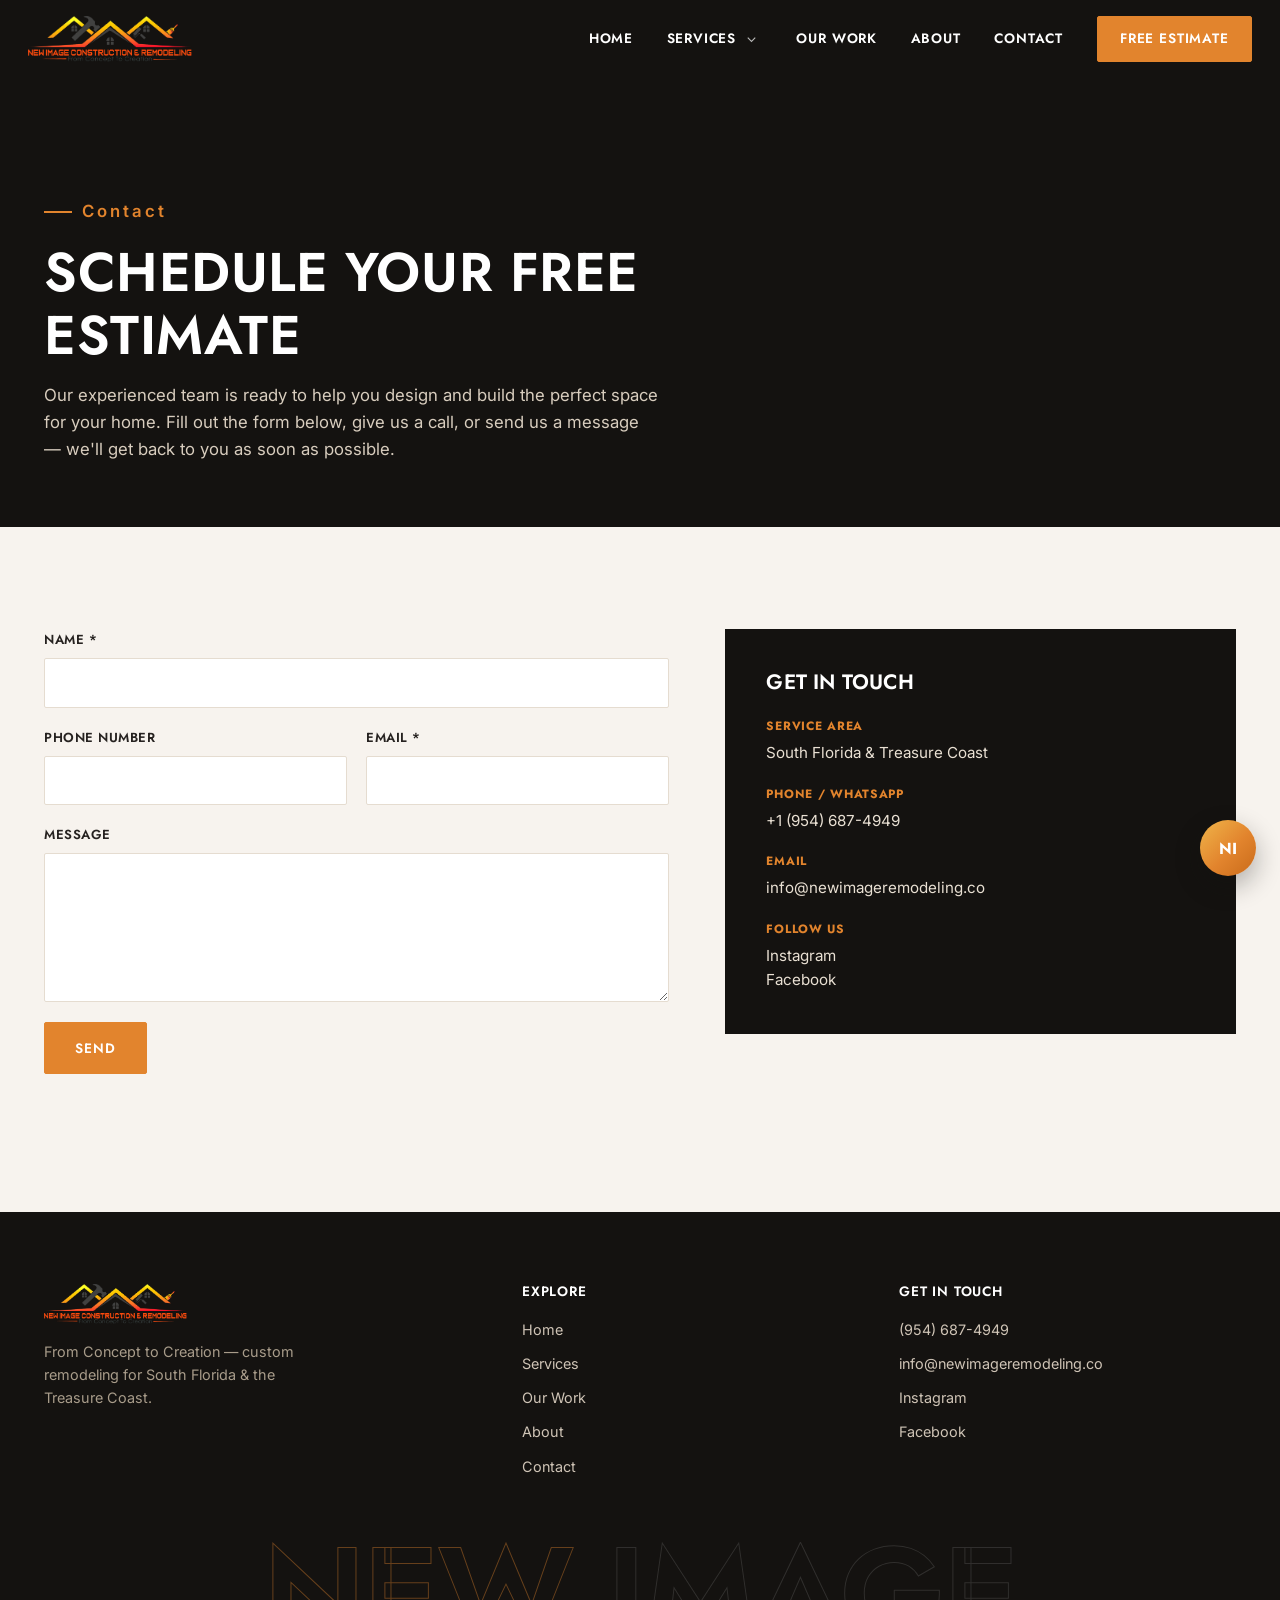
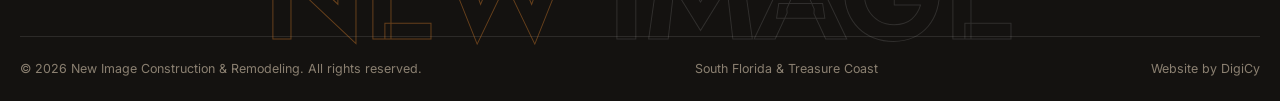
<file: contact/index.html>
<!DOCTYPE html>
<html lang="en">
<head>
<meta charset="UTF-8" />
<meta name="viewport" content="width=device-width, initial-scale=1.0" />
<title>Contact | New Image Construction &amp; Remodeling</title>
<meta name="description" content="Schedule a free estimate with New Image Construction & Remodeling — serving South Florida & the Treasure Coast. Call (954) 687-4949." />
<link rel="canonical" href="https://newimageremodeling.co/contact/" />
<meta name="robots" content="index, follow" />
<link rel="icon" type="image/png" sizes="32x32" href="/assets/logo/favicon-32.png" />
<link rel="apple-touch-icon" sizes="180x180" href="/assets/logo/apple-touch-icon.png" />
<link rel="preconnect" href="https://fonts.googleapis.com" />
<link rel="preconnect" href="https://fonts.gstatic.com" crossorigin />
<link href="https://fonts.googleapis.com/css2?family=Jost:wght@500;600;700&family=Inter:wght@400;500;600;700&display=swap" rel="stylesheet" />
<link rel="stylesheet" href="/css/styles.css?v=3" />
</head>
<body>

<header class="site-header is-scrolled">
  <a href="/" class="logo" aria-label="New Image Construction & Remodeling — home">
    <img src="/assets/logo/newimage-logo.webp" alt="New Image Construction &amp; Remodeling" height="46" />
  </a>
  <button class="menu-toggle" aria-label="Toggle menu" aria-expanded="false">
    <span></span><span></span><span></span>
  </button>
  <nav class="main-nav">
    <a href="/">Home</a>
    <div class="nav-item" data-nav-item>
      <a href="/services/">Services</a>
      <button class="nav-sub-toggle" type="button" data-nav-toggle
              aria-expanded="false" aria-controls="nav-services" aria-label="Services submenu">
        <svg viewBox="0 0 24 24" aria-hidden="true" focusable="false"><path d="M6 9l6 6 6-6" fill="none" stroke="currentColor" stroke-width="1.8"/></svg>
      </button>
      <ul class="nav-sub" id="nav-services">
        <li><a href="/services/kitchen/">Kitchen</a></li>
        <li><a href="/services/bathroom/">Bathroom</a></li>
        <li><a href="/services/closets/">Closets</a></li>
        <li><a href="/services/floor/">Floor</a></li>
        <li><a href="/services/painting/">Painting</a></li>
        <li><a href="/services/exterior-work/">Exterior Work</a></li>
        <li><a href="/services/custom-wall-units/">Custom Wall Units</a></li>
      </ul>
    </div>
    <a href="/work/">Our Work</a>
    <a href="/about/">About</a>
    <a href="/contact/">Contact</a>
    <a href="/contact/" class="btn btn-solid nav-cta">Free Estimate</a>
  </nav>
</header>

<section class="page-hero">
  <div class="container">
    <p class="eyebrow">Contact</p>
    <h1 data-animate>Schedule Your Free Estimate</h1>
    <p data-animate data-animate-delay="1">Our experienced team is ready to help you design and build the perfect space for your home. Fill out the form below, give us a call, or send us a message — we'll get back to you as soon as possible.</p>
  </div>
</section>

<section class="section">
  <div class="container contact-grid">
    <form class="contact-form" id="contact-form" data-animate>
      <div class="form-grid">
        <label class="full-width">Name *<input type="text" name="name" required autocomplete="name" /></label>
        <label>Phone Number<input type="tel" name="phone" autocomplete="tel" /></label>
        <label>Email *<input type="email" name="email" required autocomplete="email" /></label>
        <label class="full-width">Message<textarea name="message" rows="6"></textarea></label>
      </div>
      <button type="submit" class="btn btn-solid" style="align-self:flex-start;">Send</button>
      <p class="form-status" id="contact-form-status" role="status"></p>
    </form>

    <div data-animate data-animate-delay="1">
      <div class="contact-info-card">
        <h3>Get In Touch</h3>
        <div class="contact-info-list">
          <div>
            <strong>Service Area</strong>
            <span>South Florida &amp; Treasure Coast</span>
          </div>
          <div>
            <strong>Phone / WhatsApp</strong>
            <a href="tel:+19546874949">+1 (954) 687-4949</a>
          </div>
          <div>
            <strong>Email</strong>
            <a href="mailto:info@newimageremodeling.co">info@newimageremodeling.co</a>
          </div>
          <div>
            <strong>Follow Us</strong>
            <a href="https://www.instagram.com/newimageconstruction_remodel/" target="_blank" rel="noopener">Instagram</a>
            <a href="https://www.facebook.com/profile.php?id=100067156015493" target="_blank" rel="noopener">Facebook</a>
          </div>
        </div>
      </div>
    </div>
  </div>
</section>

<footer class="site-footer">
  <div class="container footer-grid">
    <div>
      <a href="/" class="logo">
        <img src="/assets/logo/newimage-logo.webp" alt="New Image Construction &amp; Remodeling" height="40" />
      </a>
      <p class="footer-tagline">From Concept to Creation — custom remodeling for South Florida &amp; the Treasure Coast.</p>
    </div>
    <div>
      <h4>Explore</h4>
      <div class="footer-links">
        <a href="/">Home</a>
        <a href="/services/">Services</a>
        <a href="/work/">Our Work</a>
        <a href="/about/">About</a>
        <a href="/contact/">Contact</a>
      </div>
    </div>
    <div>
      <h4>Get In Touch</h4>
      <div class="footer-links">
        <a href="tel:+19546874949">(954) 687-4949</a>
        <a href="mailto:info@newimageremodeling.co">info@newimageremodeling.co</a>
        <a href="https://www.instagram.com/newimageconstruction_remodel/" target="_blank" rel="noopener">Instagram</a>
        <a href="https://www.facebook.com/profile.php?id=100067156015493" target="_blank" rel="noopener">Facebook</a>
      </div>
    </div>
  </div>
  <p class="footer-wordmark" aria-hidden="true"><span>New</span> Image</p>
  <div class="container footer-bottom">
    <span>&copy; <span data-year></span> New Image Construction &amp; Remodeling. All rights reserved.</span>
    <span>South Florida &amp; Treasure Coast</span>
    <span>Website by <a href="https://digicyus.com" target="_blank" rel="noopener">DigiCy</a></span>
  </div>
</footer>

<button class="ai-fab" type="button" aria-expanded="false" aria-controls="ai-fab-panel" aria-label="Chat with New Image — quick answers">NI</button>
<div class="ai-fab-panel" id="ai-fab-panel" hidden>
  <div class="ai-fab-panel-head">
    <p class="ai-fab-panel-title"><span>NI</span> — Quick Help</p>
    <button class="ai-fab-close" type="button" aria-label="Close">&times;</button>
  </div>
  <div class="ai-fab-messages" data-ai-messages aria-live="polite"></div>
  <div class="ai-fab-chips" data-ai-chips hidden></div>
  <form class="ai-fab-form" data-ai-form>
    <input type="text" class="ai-fab-input" data-ai-input placeholder="Ask about services, pricing, contact…" aria-label="Ask a question" autocomplete="off" />
    <button type="submit" class="ai-fab-send" aria-label="Send">
      <svg viewBox="0 0 16 10" fill="none" stroke="currentColor" stroke-width="1.6" aria-hidden="true"><path d="M0 5h15M11 1l4 4-4 4"/></svg>
    </button>
  </form>
  <details class="ai-fab-onpage">
    <summary>Jump to a section on this page</summary>
    <ul class="ai-fab-list"></ul>
  </details>
</div>

<script src="/js/main.js?v=3"></script>
</body>
</html>
</file>
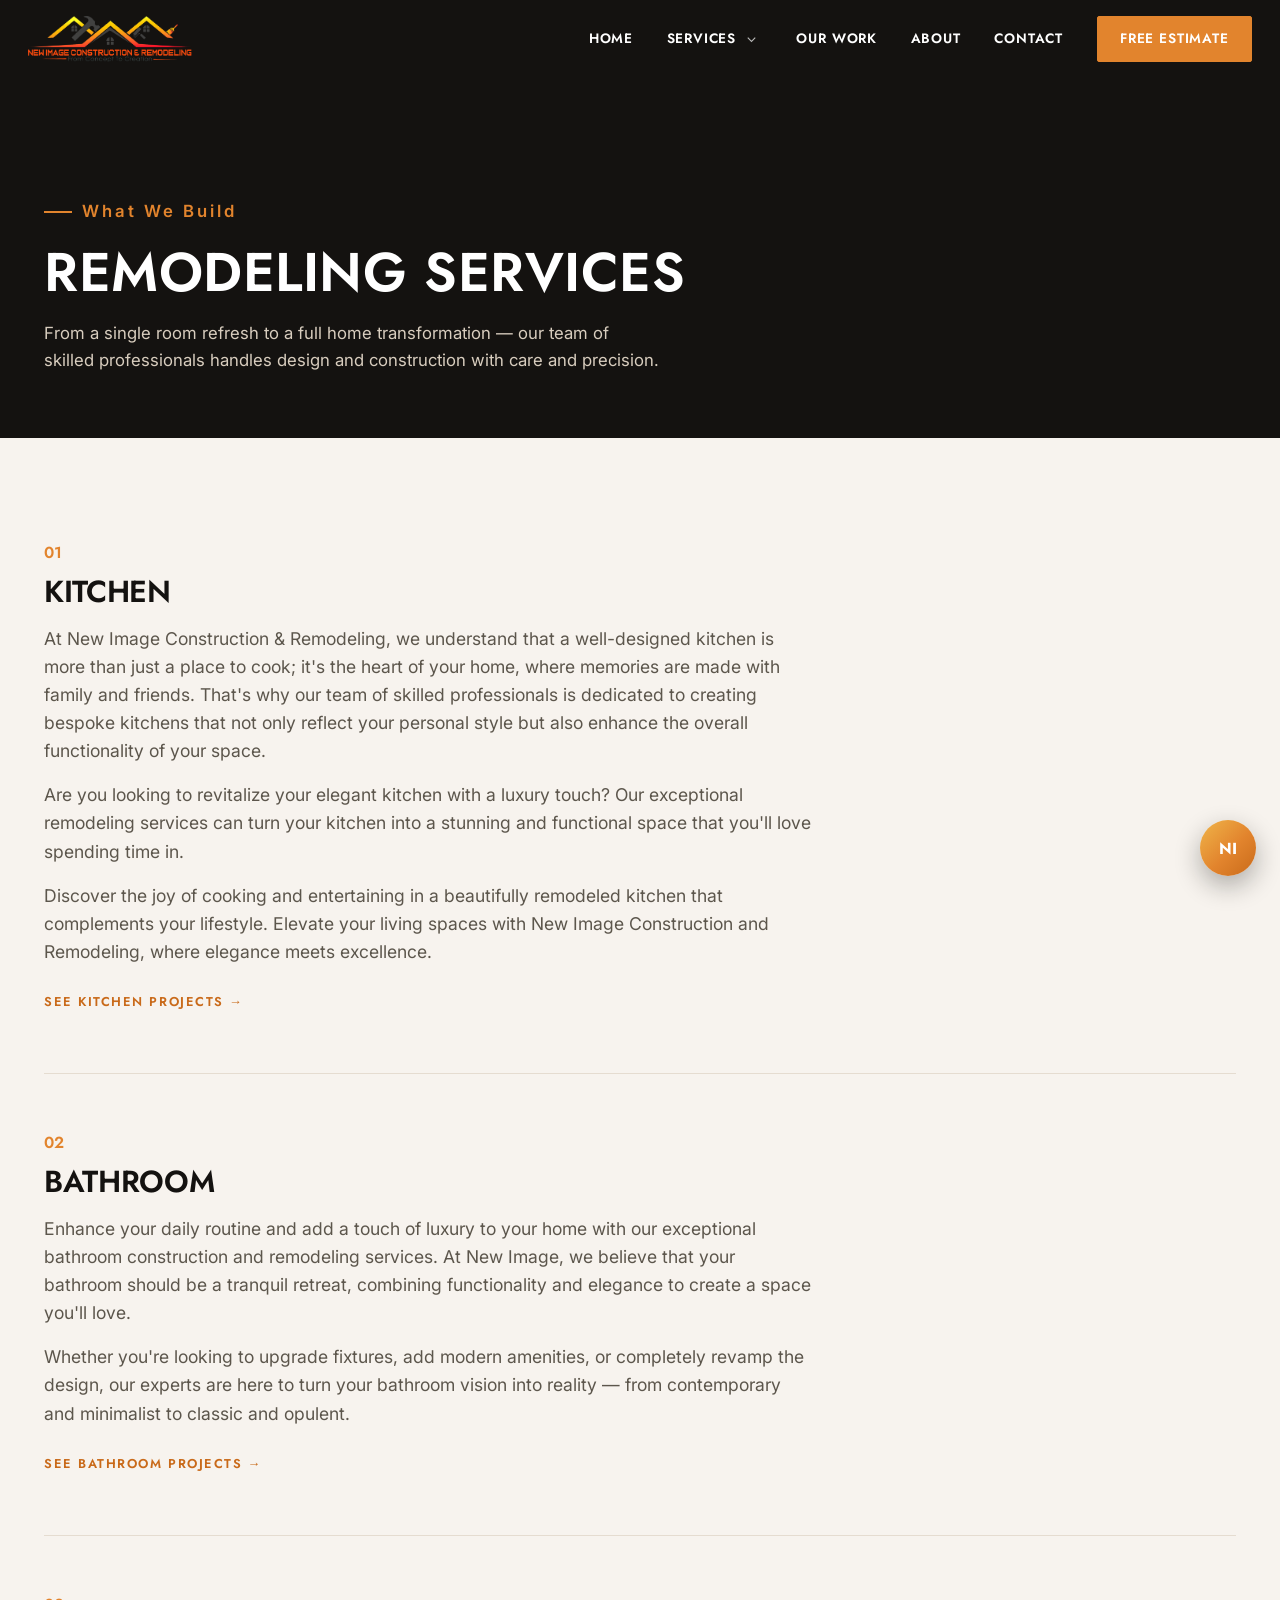
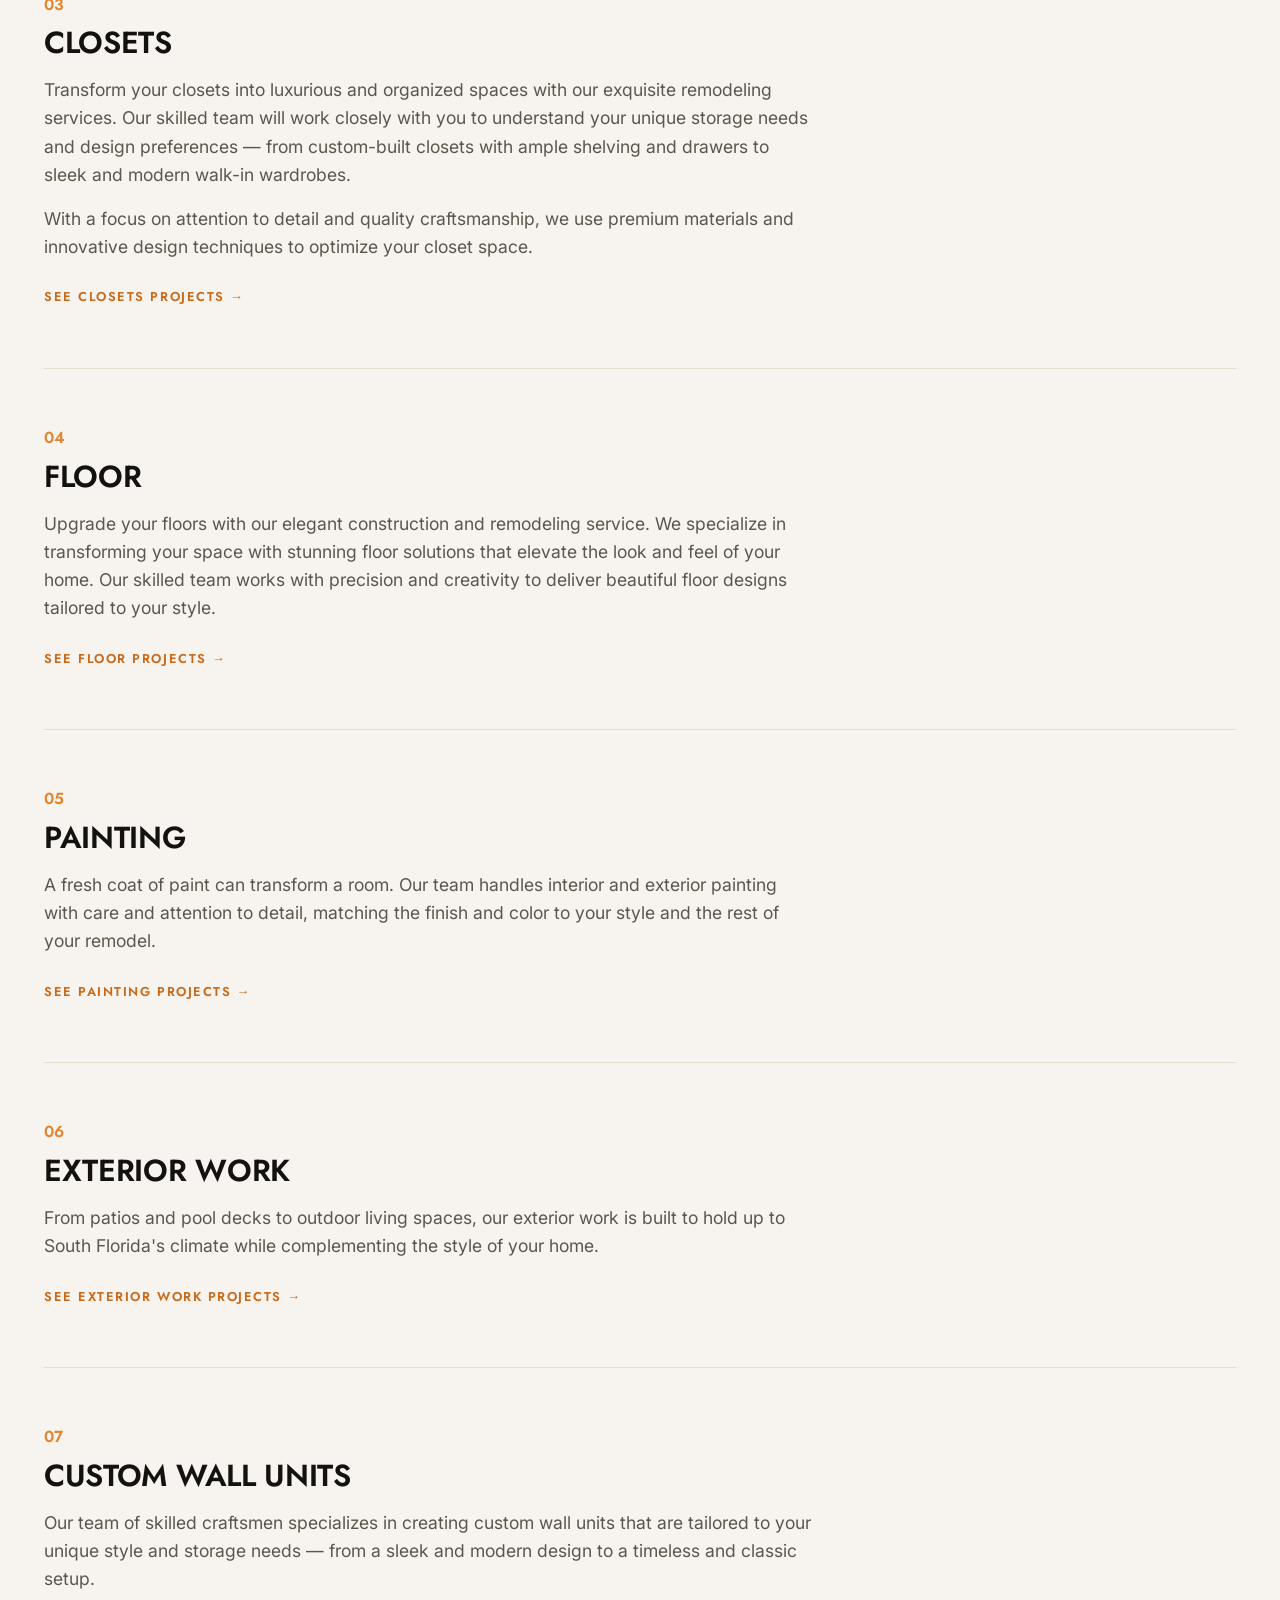
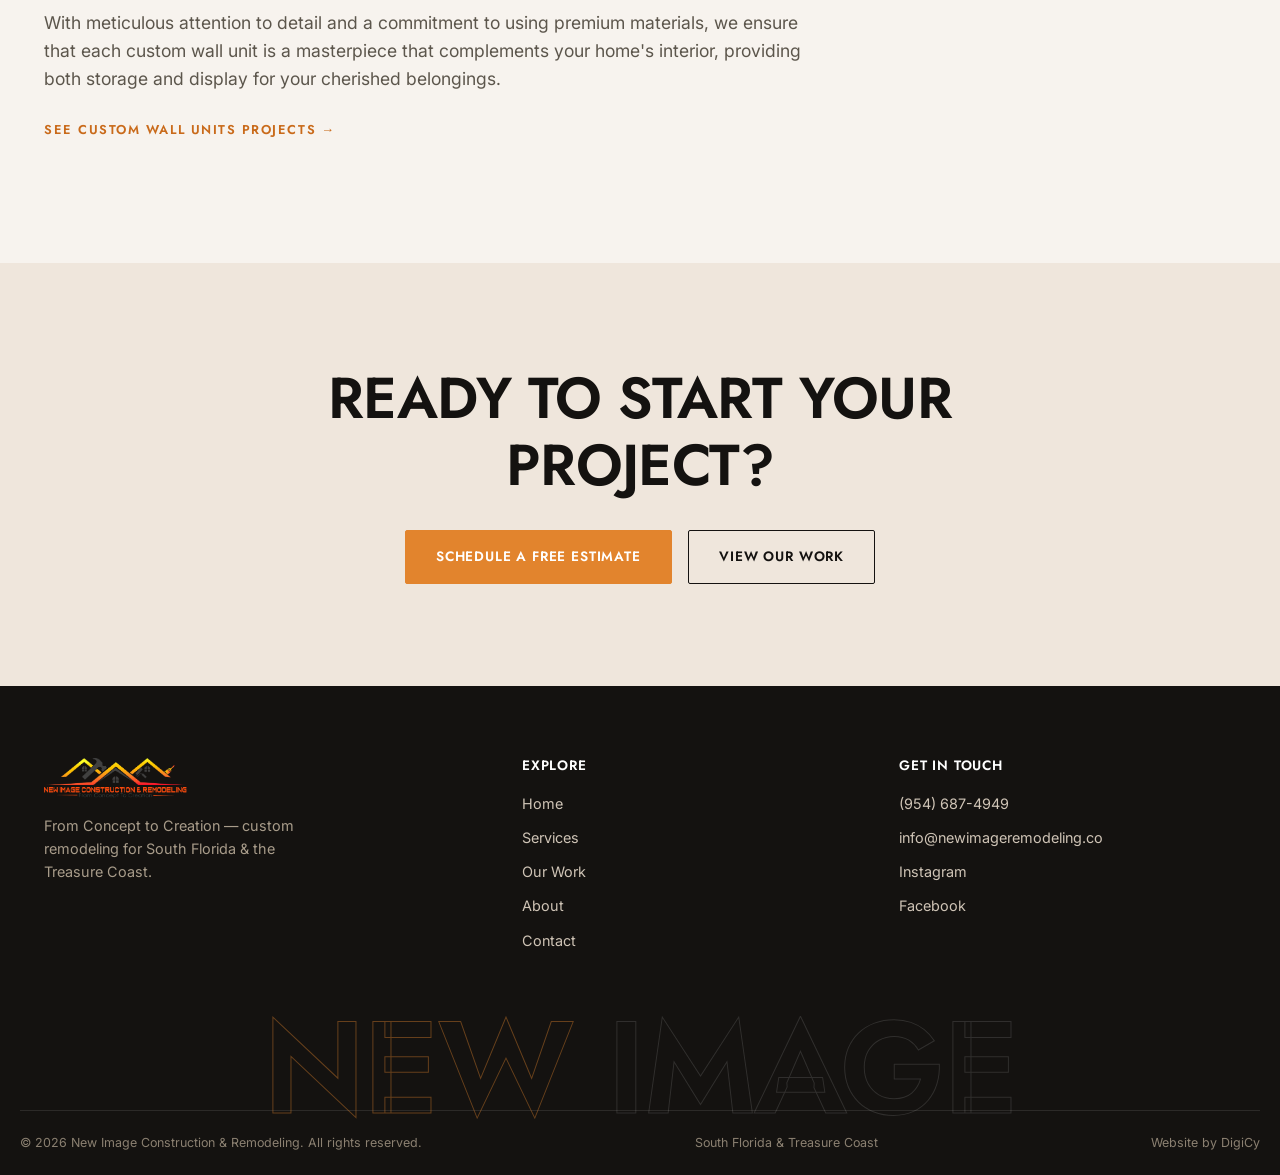
<file: services/index.html>
<!DOCTYPE html>
<html lang="en">
<head>
<meta charset="UTF-8" />
<meta name="viewport" content="width=device-width, initial-scale=1.0" />
<title>Services | New Image Construction &amp; Remodeling</title>
<meta name="description" content="Kitchen, bathroom, closet, floor, painting, exterior, and custom wall unit remodeling in South Florida & the Treasure Coast." />
<link rel="canonical" href="https://newimageremodeling.co/services/" />
<meta name="robots" content="index, follow" />
<link rel="icon" type="image/png" sizes="32x32" href="/assets/logo/favicon-32.png" />
<link rel="apple-touch-icon" sizes="180x180" href="/assets/logo/apple-touch-icon.png" />
<link rel="preconnect" href="https://fonts.googleapis.com" />
<link rel="preconnect" href="https://fonts.gstatic.com" crossorigin />
<link href="https://fonts.googleapis.com/css2?family=Jost:wght@500;600;700&family=Inter:wght@400;500;600;700&display=swap" rel="stylesheet" />
<link rel="stylesheet" href="/css/styles.css?v=3" />
</head>
<body>

<header class="site-header is-scrolled">
  <a href="/" class="logo" aria-label="New Image Construction & Remodeling — home">
    <img src="/assets/logo/newimage-logo.webp" alt="New Image Construction &amp; Remodeling" height="46" />
  </a>
  <button class="menu-toggle" aria-label="Toggle menu" aria-expanded="false">
    <span></span><span></span><span></span>
  </button>
  <nav class="main-nav">
    <a href="/">Home</a>
    <div class="nav-item" data-nav-item>
      <a href="/services/">Services</a>
      <button class="nav-sub-toggle" type="button" data-nav-toggle
              aria-expanded="false" aria-controls="nav-services" aria-label="Services submenu">
        <svg viewBox="0 0 24 24" aria-hidden="true" focusable="false"><path d="M6 9l6 6 6-6" fill="none" stroke="currentColor" stroke-width="1.8"/></svg>
      </button>
      <ul class="nav-sub" id="nav-services">
        <li><a href="/services/kitchen/">Kitchen</a></li>
        <li><a href="/services/bathroom/">Bathroom</a></li>
        <li><a href="/services/closets/">Closets</a></li>
        <li><a href="/services/floor/">Floor</a></li>
        <li><a href="/services/painting/">Painting</a></li>
        <li><a href="/services/exterior-work/">Exterior Work</a></li>
        <li><a href="/services/custom-wall-units/">Custom Wall Units</a></li>
      </ul>
    </div>
    <a href="/work/">Our Work</a>
    <a href="/about/">About</a>
    <a href="/contact/">Contact</a>
    <a href="/contact/" class="btn btn-solid nav-cta">Free Estimate</a>
  </nav>
</header>

<section class="page-hero">
  <div class="container">
    <p class="eyebrow">What We Build</p>
    <h1 data-animate>Remodeling Services</h1>
    <p data-animate data-animate-delay="1">From a single room refresh to a full home transformation — our team of skilled professionals handles design and construction with care and precision.</p>
  </div>
</section>

<section class="section">
  <div class="container">

    <article id="kitchen" style="padding-bottom:3.5rem; border-bottom:1px solid var(--line); margin-bottom:3.5rem;">
      <span class="num" style="color:var(--orange); font-family:var(--font-head); font-weight:600;">01</span>
      <h2 class="section-title" style="font-size:1.9rem; margin-top:.5rem;"><a href="/services/kitchen/">Kitchen</a></h2>
      <p class="section-lede" style="max-width:70ch;">At New Image Construction &amp; Remodeling, we understand that a well-designed kitchen is more than just a place to cook; it's the heart of your home, where memories are made with family and friends. That's why our team of skilled professionals is dedicated to creating bespoke kitchens that not only reflect your personal style but also enhance the overall functionality of your space.</p>
      <p class="section-lede" style="max-width:70ch; margin-top:1rem;">Are you looking to revitalize your elegant kitchen with a luxury touch? Our exceptional remodeling services can turn your kitchen into a stunning and functional space that you'll love spending time in.</p>
      <p class="section-lede" style="max-width:70ch; margin-top:1rem;">Discover the joy of cooking and entertaining in a beautifully remodeled kitchen that complements your lifestyle. Elevate your living spaces with New Image Construction and Remodeling, where elegance meets excellence.</p>
      <p class="svc-readmore"><a href="/services/kitchen/">See Kitchen projects &rarr;</a></p>
    </article>

    <article id="bathroom" style="padding-bottom:3.5rem; border-bottom:1px solid var(--line); margin-bottom:3.5rem;">
      <span class="num" style="color:var(--orange); font-family:var(--font-head); font-weight:600;">02</span>
      <h2 class="section-title" style="font-size:1.9rem; margin-top:.5rem;"><a href="/services/bathroom/">Bathroom</a></h2>
      <p class="section-lede" style="max-width:70ch;">Enhance your daily routine and add a touch of luxury to your home with our exceptional bathroom construction and remodeling services. At New Image, we believe that your bathroom should be a tranquil retreat, combining functionality and elegance to create a space you'll love.</p>
      <p class="section-lede" style="max-width:70ch; margin-top:1rem;">Whether you're looking to upgrade fixtures, add modern amenities, or completely revamp the design, our experts are here to turn your bathroom vision into reality — from contemporary and minimalist to classic and opulent.</p>
      <p class="svc-readmore"><a href="/services/bathroom/">See Bathroom projects &rarr;</a></p>
    </article>

    <article id="closets" style="padding-bottom:3.5rem; border-bottom:1px solid var(--line); margin-bottom:3.5rem;">
      <span class="num" style="color:var(--orange); font-family:var(--font-head); font-weight:600;">03</span>
      <h2 class="section-title" style="font-size:1.9rem; margin-top:.5rem;"><a href="/services/closets/">Closets</a></h2>
      <p class="section-lede" style="max-width:70ch;">Transform your closets into luxurious and organized spaces with our exquisite remodeling services. Our skilled team will work closely with you to understand your unique storage needs and design preferences — from custom-built closets with ample shelving and drawers to sleek and modern walk-in wardrobes.</p>
      <p class="section-lede" style="max-width:70ch; margin-top:1rem;">With a focus on attention to detail and quality craftsmanship, we use premium materials and innovative design techniques to optimize your closet space.</p>
      <p class="svc-readmore"><a href="/services/closets/">See Closets projects &rarr;</a></p>
    </article>

    <article id="floor" style="padding-bottom:3.5rem; border-bottom:1px solid var(--line); margin-bottom:3.5rem;">
      <span class="num" style="color:var(--orange); font-family:var(--font-head); font-weight:600;">04</span>
      <h2 class="section-title" style="font-size:1.9rem; margin-top:.5rem;"><a href="/services/floor/">Floor</a></h2>
      <p class="section-lede" style="max-width:70ch;">Upgrade your floors with our elegant construction and remodeling service. We specialize in transforming your space with stunning floor solutions that elevate the look and feel of your home. Our skilled team works with precision and creativity to deliver beautiful floor designs tailored to your style.</p>
      <p class="svc-readmore"><a href="/services/floor/">See Floor projects &rarr;</a></p>
    </article>

    <article id="painting" style="padding-bottom:3.5rem; border-bottom:1px solid var(--line); margin-bottom:3.5rem;">
      <span class="num" style="color:var(--orange); font-family:var(--font-head); font-weight:600;">05</span>
      <h2 class="section-title" style="font-size:1.9rem; margin-top:.5rem;"><a href="/services/painting/">Painting</a></h2>
      <p class="section-lede" style="max-width:70ch;">A fresh coat of paint can transform a room. Our team handles interior and exterior painting with care and attention to detail, matching the finish and color to your style and the rest of your remodel.</p>
      <p class="svc-readmore"><a href="/services/painting/">See Painting projects &rarr;</a></p>
    </article>

    <article id="exterior-work" style="padding-bottom:3.5rem; border-bottom:1px solid var(--line); margin-bottom:3.5rem;">
      <span class="num" style="color:var(--orange); font-family:var(--font-head); font-weight:600;">06</span>
      <h2 class="section-title" style="font-size:1.9rem; margin-top:.5rem;"><a href="/services/exterior-work/">Exterior Work</a></h2>
      <p class="section-lede" style="max-width:70ch;">From patios and pool decks to outdoor living spaces, our exterior work is built to hold up to South Florida's climate while complementing the style of your home.</p>
      <p class="svc-readmore"><a href="/services/exterior-work/">See Exterior Work projects &rarr;</a></p>
    </article>

    <article id="custom-wall-units" style="padding-bottom:1rem;">
      <span class="num" style="color:var(--orange); font-family:var(--font-head); font-weight:600;">07</span>
      <h2 class="section-title" style="font-size:1.9rem; margin-top:.5rem;"><a href="/services/custom-wall-units/">Custom Wall Units</a></h2>
      <p class="section-lede" style="max-width:70ch;">Our team of skilled craftsmen specializes in creating custom wall units that are tailored to your unique style and storage needs — from a sleek and modern design to a timeless and classic setup.</p>
      <p class="section-lede" style="max-width:70ch; margin-top:1rem;">With meticulous attention to detail and a commitment to using premium materials, we ensure that each custom wall unit is a masterpiece that complements your home's interior, providing both storage and display for your cherished belongings.</p>
      <p class="svc-readmore"><a href="/services/custom-wall-units/">See Custom Wall Units projects &rarr;</a></p>
    </article>

  </div>
</section>

<section class="section" style="text-align:center; background:var(--cream-deep);">
  <div class="container">
    <h2 class="section-title" style="margin:0 auto; text-align:center;" data-animate>Ready to start your project?</h2>
    <div class="btn-row" style="justify-content:center; margin-top:2rem;" data-animate data-animate-delay="1">
      <a href="/contact/" class="btn btn-solid">Schedule a Free Estimate</a>
      <a href="/work/" class="btn">View Our Work</a>
    </div>
  </div>
</section>

<footer class="site-footer">
  <div class="container footer-grid">
    <div>
      <a href="/" class="logo">
        <img src="/assets/logo/newimage-logo.webp" alt="New Image Construction &amp; Remodeling" height="40" />
      </a>
      <p class="footer-tagline">From Concept to Creation — custom remodeling for South Florida &amp; the Treasure Coast.</p>
    </div>
    <div>
      <h4>Explore</h4>
      <div class="footer-links">
        <a href="/">Home</a>
        <a href="/services/">Services</a>
        <a href="/work/">Our Work</a>
        <a href="/about/">About</a>
        <a href="/contact/">Contact</a>
      </div>
    </div>
    <div>
      <h4>Get In Touch</h4>
      <div class="footer-links">
        <a href="tel:+19546874949">(954) 687-4949</a>
        <a href="mailto:info@newimageremodeling.co">info@newimageremodeling.co</a>
        <a href="https://www.instagram.com/newimageconstruction_remodel/" target="_blank" rel="noopener">Instagram</a>
        <a href="https://www.facebook.com/profile.php?id=100067156015493" target="_blank" rel="noopener">Facebook</a>
      </div>
    </div>
  </div>
  <p class="footer-wordmark" aria-hidden="true"><span>New</span> Image</p>
  <div class="container footer-bottom">
    <span>&copy; <span data-year></span> New Image Construction &amp; Remodeling. All rights reserved.</span>
    <span>South Florida &amp; Treasure Coast</span>
    <span>Website by <a href="https://digicyus.com" target="_blank" rel="noopener">DigiCy</a></span>
  </div>
</footer>

<button class="ai-fab" type="button" aria-expanded="false" aria-controls="ai-fab-panel" aria-label="Chat with New Image — quick answers">NI</button>
<div class="ai-fab-panel" id="ai-fab-panel" hidden>
  <div class="ai-fab-panel-head">
    <p class="ai-fab-panel-title"><span>NI</span> — Quick Help</p>
    <button class="ai-fab-close" type="button" aria-label="Close">&times;</button>
  </div>
  <div class="ai-fab-messages" data-ai-messages aria-live="polite"></div>
  <div class="ai-fab-chips" data-ai-chips hidden></div>
  <form class="ai-fab-form" data-ai-form>
    <input type="text" class="ai-fab-input" data-ai-input placeholder="Ask about services, pricing, contact…" aria-label="Ask a question" autocomplete="off" />
    <button type="submit" class="ai-fab-send" aria-label="Send">
      <svg viewBox="0 0 16 10" fill="none" stroke="currentColor" stroke-width="1.6" aria-hidden="true"><path d="M0 5h15M11 1l4 4-4 4"/></svg>
    </button>
  </form>
  <details class="ai-fab-onpage">
    <summary>Jump to a section on this page</summary>
    <ul class="ai-fab-list"></ul>
  </details>
</div>

<script src="/js/main.js?v=3"></script>
</body>
</html>
</file>
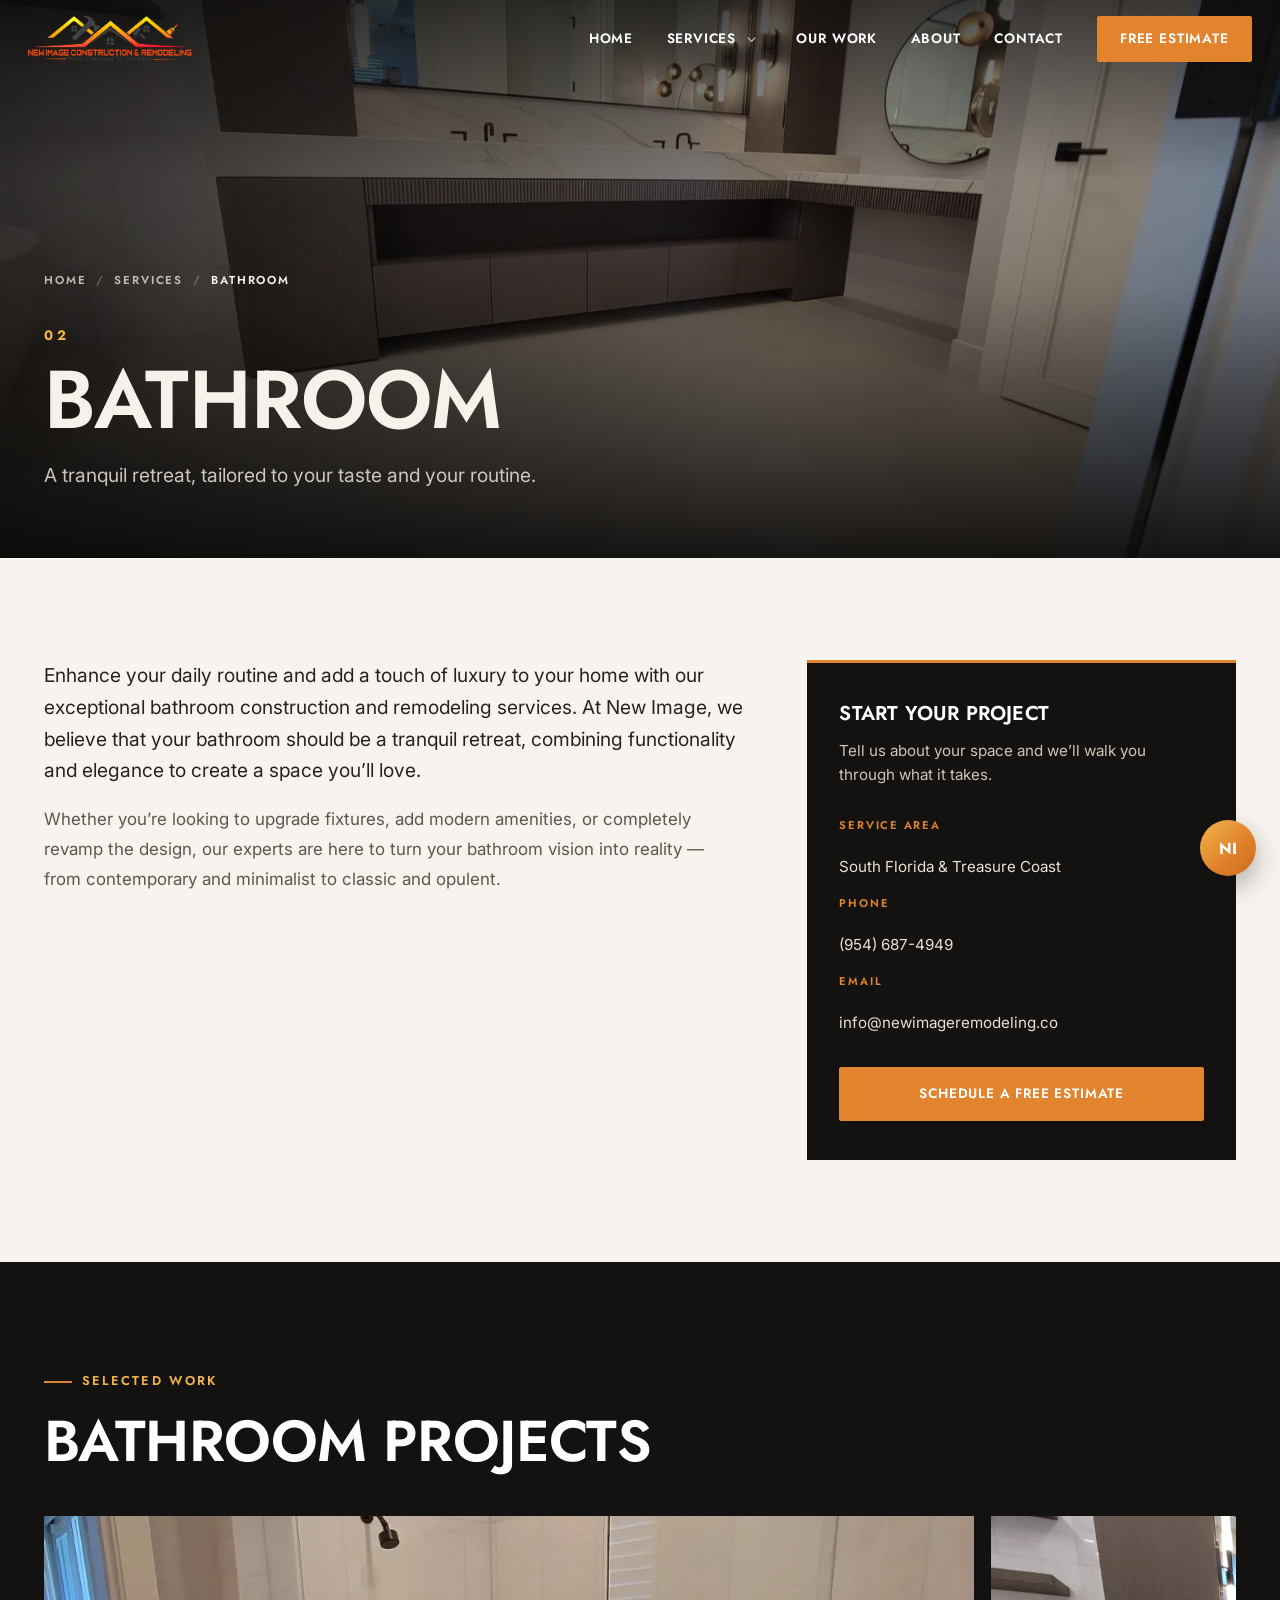
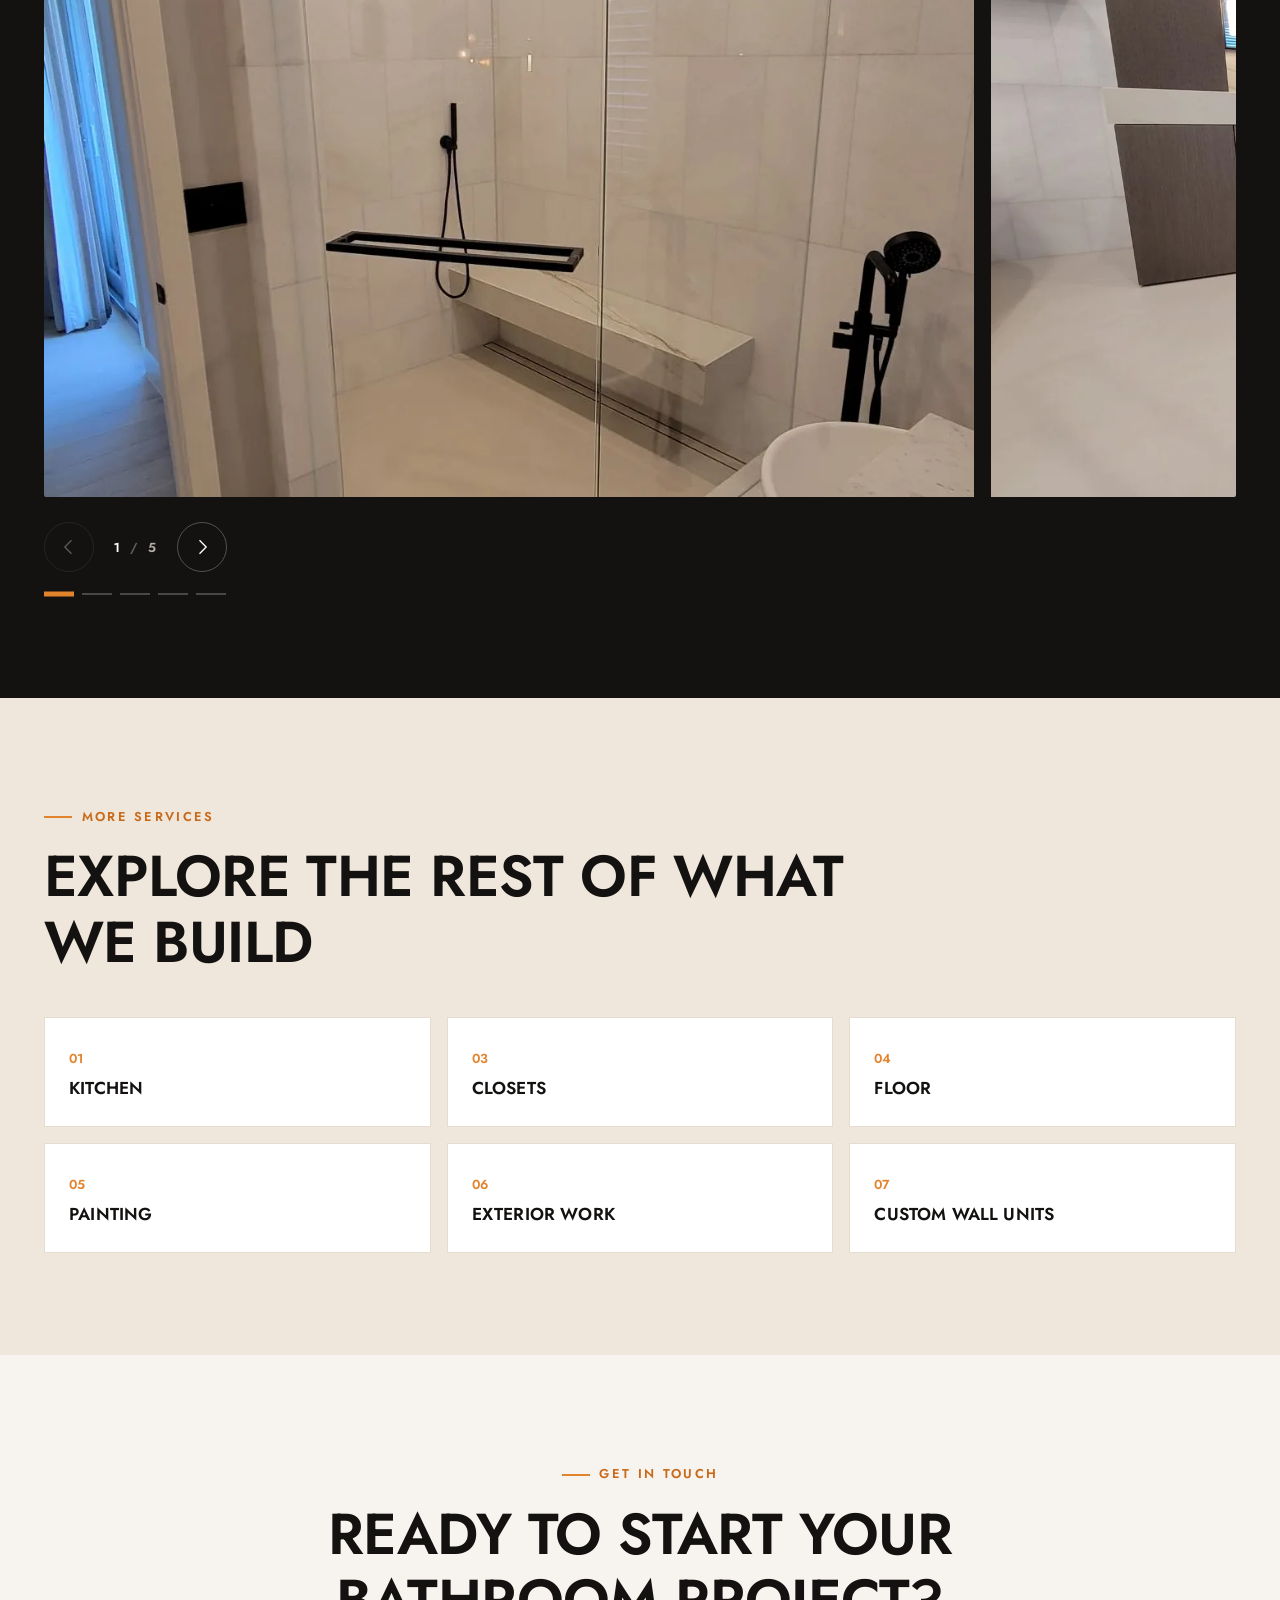
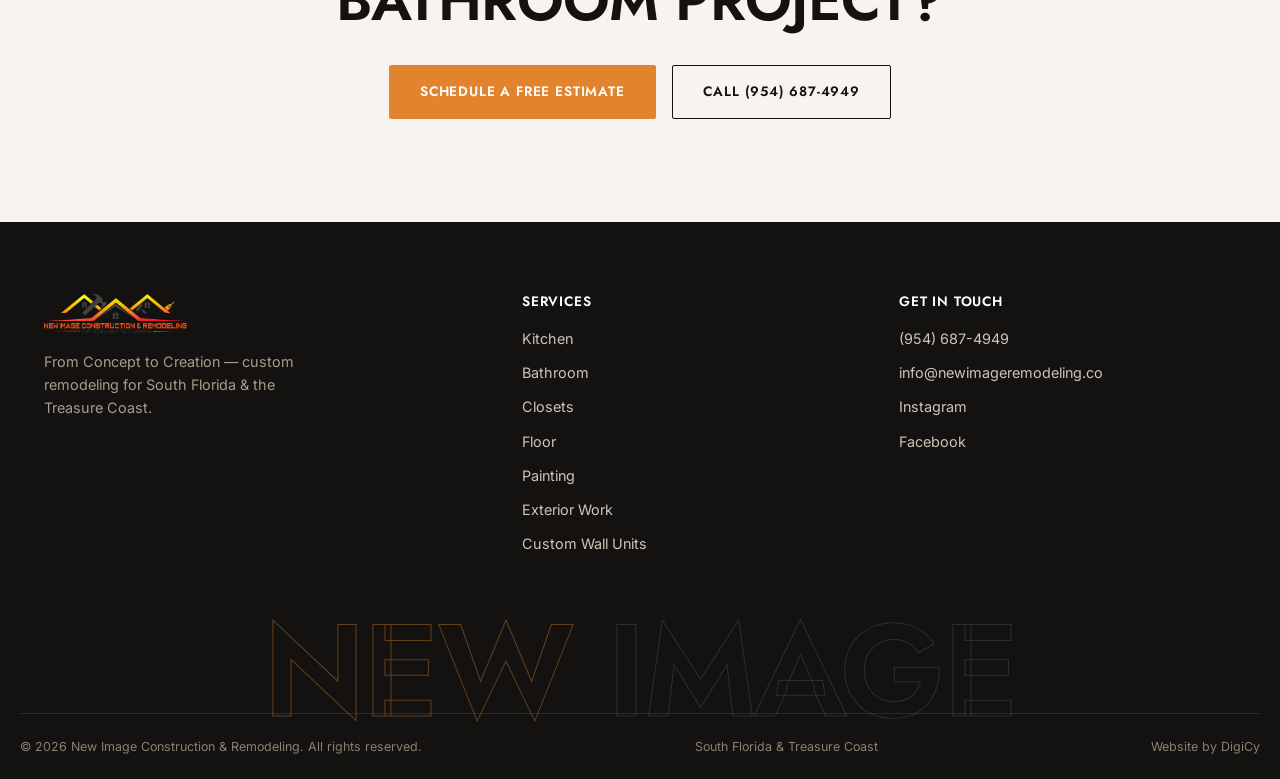
<file: services/bathroom/index.html>
<!DOCTYPE html>
<html lang="en">
<head>
<meta charset="UTF-8" />
<meta name="viewport" content="width=device-width, initial-scale=1.0" />
<title>Bathroom Remodeling | New Image Construction &amp; Remodeling</title>
<meta name="description" content="Bathroom remodeling in South Florida & the Treasure Coast — walk-in showers, custom vanities and modern fixtures by New Image Construction & Remodeling." />
<link rel="canonical" href="https://newimageremodeling.co/services/bathroom/" />
<meta property="og:type" content="website" />
<meta property="og:title" content="Bathroom Remodeling | New Image Construction &amp; Remodeling" />
<meta property="og:description" content="Bathroom remodeling in South Florida & the Treasure Coast — walk-in showers, custom vanities and modern fixtures by New Image Construction & Remodeling." />
<meta property="og:image" content="https://newimageremodeling.co/assets/images/gallery/bathrooms/bathroom-02.webp" />
<meta property="og:url" content="https://newimageremodeling.co/services/bathroom/" />
<meta name="robots" content="index, follow" />
<link rel="icon" type="image/png" sizes="32x32" href="/assets/logo/favicon-32.png" />
<link rel="apple-touch-icon" sizes="180x180" href="/assets/logo/apple-touch-icon.png" />
<link rel="preconnect" href="https://fonts.googleapis.com" />
<link rel="preconnect" href="https://fonts.gstatic.com" crossorigin />
<link href="https://fonts.googleapis.com/css2?family=Jost:wght@500;600;700&family=Inter:wght@400;500;600;700&display=swap" rel="stylesheet" />
<link rel="preload" as="image" href="/assets/images/gallery/bathrooms/bathroom-02.webp" fetchpriority="high" />
<link rel="stylesheet" href="/css/styles.css?v=3" />
<script type="application/ld+json">
{
  "@context": "https://schema.org",
  "@type": "Service",
  "serviceType": "Bathroom",
  "name": "Bathroom Remodeling",
  "areaServed": "South Florida & Treasure Coast",
  "url": "https://newimageremodeling.co/services/bathroom/",
  "provider": {
    "@type": "HomeAndConstructionBusiness",
    "name": "New Image Construction & Remodeling",
    "telephone": "+1-954-687-4949",
    "email": "info@newimageremodeling.co",
    "url": "https://newimageremodeling.co/"
  }
}
</script>
<script type="application/ld+json">
{
  "@context": "https://schema.org",
  "@type": "BreadcrumbList",
  "itemListElement": [
    {
      "@type": "ListItem",
      "position": 1,
      "name": "Home",
      "item": "https://newimageremodeling.co/"
    },
    {
      "@type": "ListItem",
      "position": 2,
      "name": "Services",
      "item": "https://newimageremodeling.co/services/"
    },
    {
      "@type": "ListItem",
      "position": 3,
      "name": "Bathroom",
      "item": "https://newimageremodeling.co/services/bathroom/"
    }
  ]
}
</script>
</head>
<body>

<header class="site-header">
  <a href="/" class="logo" aria-label="New Image Construction &amp; Remodeling — home">
    <img src="/assets/logo/newimage-logo.webp" alt="New Image Construction &amp; Remodeling" height="46" />
  </a>
  <button class="menu-toggle" aria-label="Toggle menu" aria-expanded="false">
    <span></span><span></span><span></span>
  </button>
  <nav class="main-nav">
    <a href="/">Home</a>
    <div class="nav-item" data-nav-item>
      <a href="/services/">Services</a>
      <button class="nav-sub-toggle" type="button" data-nav-toggle
              aria-expanded="false" aria-controls="nav-services" aria-label="Services submenu">
        <svg viewBox="0 0 24 24" aria-hidden="true" focusable="false"><path d="M6 9l6 6 6-6" fill="none" stroke="currentColor" stroke-width="1.8"/></svg>
      </button>
      <ul class="nav-sub" id="nav-services">
        <li><a href="/services/kitchen/">Kitchen</a></li>
        <li><a href="/services/bathroom/">Bathroom</a></li>
        <li><a href="/services/closets/">Closets</a></li>
        <li><a href="/services/floor/">Floor</a></li>
        <li><a href="/services/painting/">Painting</a></li>
        <li><a href="/services/exterior-work/">Exterior Work</a></li>
        <li><a href="/services/custom-wall-units/">Custom Wall Units</a></li>
      </ul>
    </div>
    <a href="/work/">Our Work</a>
    <a href="/about/">About</a>
    <a href="/contact/">Contact</a>
    <a href="/contact/" class="btn btn-solid nav-cta">Free Estimate</a>
  </nav>
</header>

<section class="svc-hero">
  <div class="svc-hero-media">
    <img src="/assets/images/gallery/bathrooms/bathroom-02.webp" alt="Floating double vanity with a wood surround and backlit mirrors." fetchpriority="high" decoding="async" />
  </div>
  <div class="container svc-hero-inner">
    <nav class="crumbs" aria-label="Breadcrumb">
      <a href="/">Home</a><span aria-hidden="true">/</span><a href="/services/">Services</a><span aria-hidden="true">/</span><span aria-current="page">Bathroom</span>
    </nav>
    <p class="svc-num">02</p>
    <h1 class="svc-title">Bathroom</h1>
    <p class="svc-tagline">A tranquil retreat, tailored to your taste and your routine.</p>
  </div>
</section>

<section class="section svc-intro">
  <div class="container svc-grid">
    <div class="svc-copy" data-animate>
      <p>Enhance your daily routine and add a touch of luxury to your home with our exceptional bathroom construction and remodeling services. At New Image, we believe that your bathroom should be a tranquil retreat, combining functionality and elegance to create a space you&rsquo;ll love.</p>
      <p>Whether you&rsquo;re looking to upgrade fixtures, add modern amenities, or completely revamp the design, our experts are here to turn your bathroom vision into reality &mdash; from contemporary and minimalist to classic and opulent.</p>
    </div>
    <aside class="svc-aside" data-animate data-animate-delay="1">
      <div class="svc-card">
        <h2>Start your project</h2>
        <p>Tell us about your space and we&rsquo;ll walk you through what it takes.</p>
        <dl class="svc-facts">
          <dt>Service area</dt><dd>South Florida &amp; Treasure Coast</dd>
          <dt>Phone</dt><dd><a href="tel:+19546874949">(954) 687-4949</a></dd>
          <dt>Email</dt><dd><a href="mailto:info@newimageremodeling.co">info@newimageremodeling.co</a></dd>
        </dl>
        <a href="/contact/" class="btn btn-solid">Schedule a Free Estimate</a>
      </div>
    </aside>
  </div>
</section>

<section class="section svc-gallery">
  <div class="container">
    <p class="eyebrow" data-animate>Selected Work</p>
    <h2 class="section-title" data-animate data-animate-delay="1">Bathroom projects</h2>
    <div data-animate data-animate-delay="2" style="margin-top:2.6rem;">
      <div class="carousel" data-carousel>
        <div class="carousel-viewport" data-carousel-viewport tabindex="0"
             role="group" aria-roledescription="carousel" aria-label="Bathroom projects">
          <ul class="carousel-track">
          <li class="carousel-slide">
            <img src="/assets/images/gallery/bathrooms/bathroom-01.webp" alt="Walk-in shower with frameless glass and matte black fixtures." loading="lazy" decoding="async" />
          </li>
          <li class="carousel-slide">
            <img src="/assets/images/gallery/bathrooms/bathroom-02.webp" alt="Floating double vanity with a wood surround and backlit mirrors." loading="lazy" decoding="async" />
          </li>
          <li class="carousel-slide">
            <img src="/assets/images/gallery/bathrooms/bathroom-03.webp" alt="Vanity with a vessel sink, matte black faucet and a round mirror." loading="lazy" decoding="async" />
          </li>
          <li class="carousel-slide">
            <img src="/assets/images/gallery/bathrooms/bathroom-04.webp" alt="Double vanity with a full mirror wall, round mirror and modern sconces." loading="lazy" decoding="async" />
          </li>
          <li class="carousel-slide">
            <img src="/assets/images/gallery/bathrooms/bathroom-05.webp" alt="Floating double vanity in dark wood with a mirror wall and vertical sconces." loading="lazy" decoding="async" />
          </li>
          </ul>
        </div>

        <div class="carousel-ui">
          <button class="carousel-btn" type="button" data-carousel-prev aria-label="Previous image">
            <svg viewBox="0 0 24 24" aria-hidden="true" focusable="false"><path d="M15 4 7 12l8 8" fill="none" stroke="currentColor" stroke-width="1.6"/></svg>
          </button>
          <p class="carousel-status" aria-live="polite" aria-atomic="true">
            <span data-carousel-index>1</span><span class="carousel-sep">/</span><span>5</span>
          </p>
          <button class="carousel-btn" type="button" data-carousel-next aria-label="Next image">
            <svg viewBox="0 0 24 24" aria-hidden="true" focusable="false"><path d="M9 4l8 8-8 8" fill="none" stroke="currentColor" stroke-width="1.6"/></svg>
          </button>
        </div>

        <ol class="carousel-dots" data-carousel-dots>
        <li><button type="button" data-carousel-dot="0" aria-label="Go to image 1 of 5"></button></li>
        <li><button type="button" data-carousel-dot="1" aria-label="Go to image 2 of 5"></button></li>
        <li><button type="button" data-carousel-dot="2" aria-label="Go to image 3 of 5"></button></li>
        <li><button type="button" data-carousel-dot="3" aria-label="Go to image 4 of 5"></button></li>
        <li><button type="button" data-carousel-dot="4" aria-label="Go to image 5 of 5"></button></li>
        </ol>
      </div>
    </div>
  </div>
</section>
<section class="section svc-more">
  <div class="container">
    <p class="eyebrow" data-animate>More Services</p>
    <h2 class="section-title" data-animate data-animate-delay="1">Explore the rest of what we build</h2>
    <div class="svc-more-grid" data-animate data-animate-delay="2">
      <a class="svc-more-card" href="/services/kitchen/">
        <span class="num">01</span>
        <h3>Kitchen</h3>
      </a>
      <a class="svc-more-card" href="/services/closets/">
        <span class="num">03</span>
        <h3>Closets</h3>
      </a>
      <a class="svc-more-card" href="/services/floor/">
        <span class="num">04</span>
        <h3>Floor</h3>
      </a>
      <a class="svc-more-card" href="/services/painting/">
        <span class="num">05</span>
        <h3>Painting</h3>
      </a>
      <a class="svc-more-card" href="/services/exterior-work/">
        <span class="num">06</span>
        <h3>Exterior Work</h3>
      </a>
      <a class="svc-more-card" href="/services/custom-wall-units/">
        <span class="num">07</span>
        <h3>Custom Wall Units</h3>
      </a>
    </div>
  </div>
</section>

<section class="section" style="text-align:center;">
  <div class="container">
    <p class="eyebrow" data-animate style="justify-content:center;">Get In Touch</p>
    <h2 class="section-title" data-animate data-animate-delay="1" style="margin:0 auto; text-align:center;">Ready to start your bathroom project?</h2>
    <div class="btn-row" style="justify-content:center; margin-top:2rem;" data-animate data-animate-delay="2">
      <a href="/contact/" class="btn btn-solid">Schedule a Free Estimate</a>
      <a href="tel:+19546874949" class="btn">Call (954) 687-4949</a>
    </div>
  </div>
</section>

<footer class="site-footer">
  <div class="container footer-grid">
    <div>
      <a href="/" class="logo">
        <img src="/assets/logo/newimage-logo.webp" alt="New Image Construction &amp; Remodeling" height="40" />
      </a>
      <p class="footer-tagline">From Concept to Creation — custom remodeling for South Florida &amp; the Treasure Coast.</p>
    </div>
    <div>
      <h4>Services</h4>
      <div class="footer-links">
        <a href="/services/kitchen/">Kitchen</a>
        <a href="/services/bathroom/">Bathroom</a>
        <a href="/services/closets/">Closets</a>
        <a href="/services/floor/">Floor</a>
        <a href="/services/painting/">Painting</a>
        <a href="/services/exterior-work/">Exterior Work</a>
        <a href="/services/custom-wall-units/">Custom Wall Units</a>
      </div>
    </div>
    <div>
      <h4>Get In Touch</h4>
      <div class="footer-links">
        <a href="tel:+19546874949">(954) 687-4949</a>
        <a href="mailto:info@newimageremodeling.co">info@newimageremodeling.co</a>
        <a href="https://www.instagram.com/newimageconstruction_remodel/" target="_blank" rel="noopener">Instagram</a>
        <a href="https://www.facebook.com/profile.php?id=100067156015493" target="_blank" rel="noopener">Facebook</a>
      </div>
    </div>
  </div>
  <p class="footer-wordmark" aria-hidden="true"><span>New</span> Image</p>
  <div class="container footer-bottom">
    <span>&copy; <span data-year></span> New Image Construction &amp; Remodeling. All rights reserved.</span>
    <span>South Florida &amp; Treasure Coast</span>
    <span>Website by <a href="https://digicyus.com" target="_blank" rel="noopener">DigiCy</a></span>
  </div>
</footer>

<button class="ai-fab" type="button" aria-expanded="false" aria-controls="ai-fab-panel" aria-label="Chat with New Image — quick answers">NI</button>
<div class="ai-fab-panel" id="ai-fab-panel" hidden>
  <div class="ai-fab-panel-head">
    <p class="ai-fab-panel-title"><span>NI</span> — Quick Help</p>
    <button class="ai-fab-close" type="button" aria-label="Close">&times;</button>
  </div>
  <div class="ai-fab-messages" data-ai-messages aria-live="polite"></div>
  <div class="ai-fab-chips" data-ai-chips hidden></div>
  <form class="ai-fab-form" data-ai-form>
    <input type="text" class="ai-fab-input" data-ai-input placeholder="Ask about services, pricing, contact…" aria-label="Ask a question" autocomplete="off" />
    <button type="submit" class="ai-fab-send" aria-label="Send">
      <svg viewBox="0 0 16 10" fill="none" stroke="currentColor" stroke-width="1.6" aria-hidden="true"><path d="M0 5h15M11 1l4 4-4 4"/></svg>
    </button>
  </form>
  <details class="ai-fab-onpage">
    <summary>Jump to a section on this page</summary>
    <ul class="ai-fab-list"></ul>
  </details>
</div>

<script src="/js/main.js?v=3"></script>
</body>
</html>
</file>
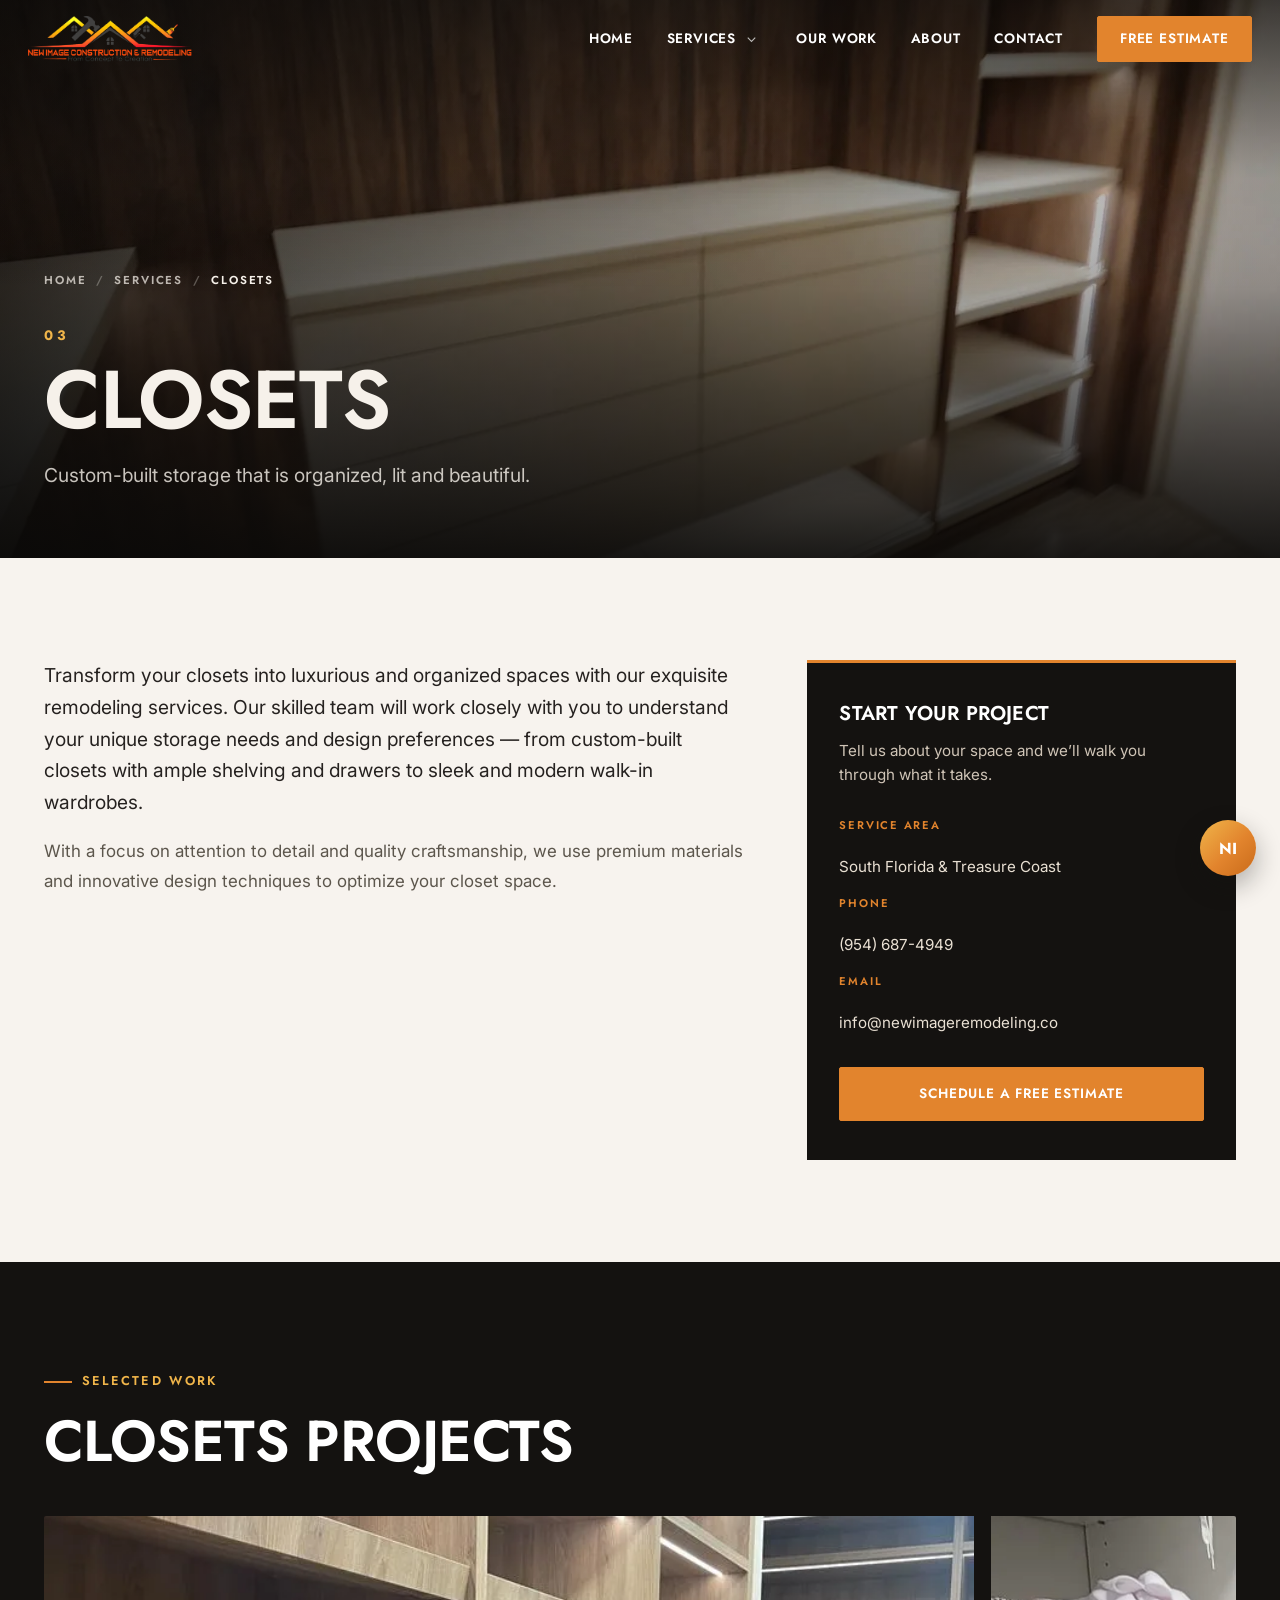
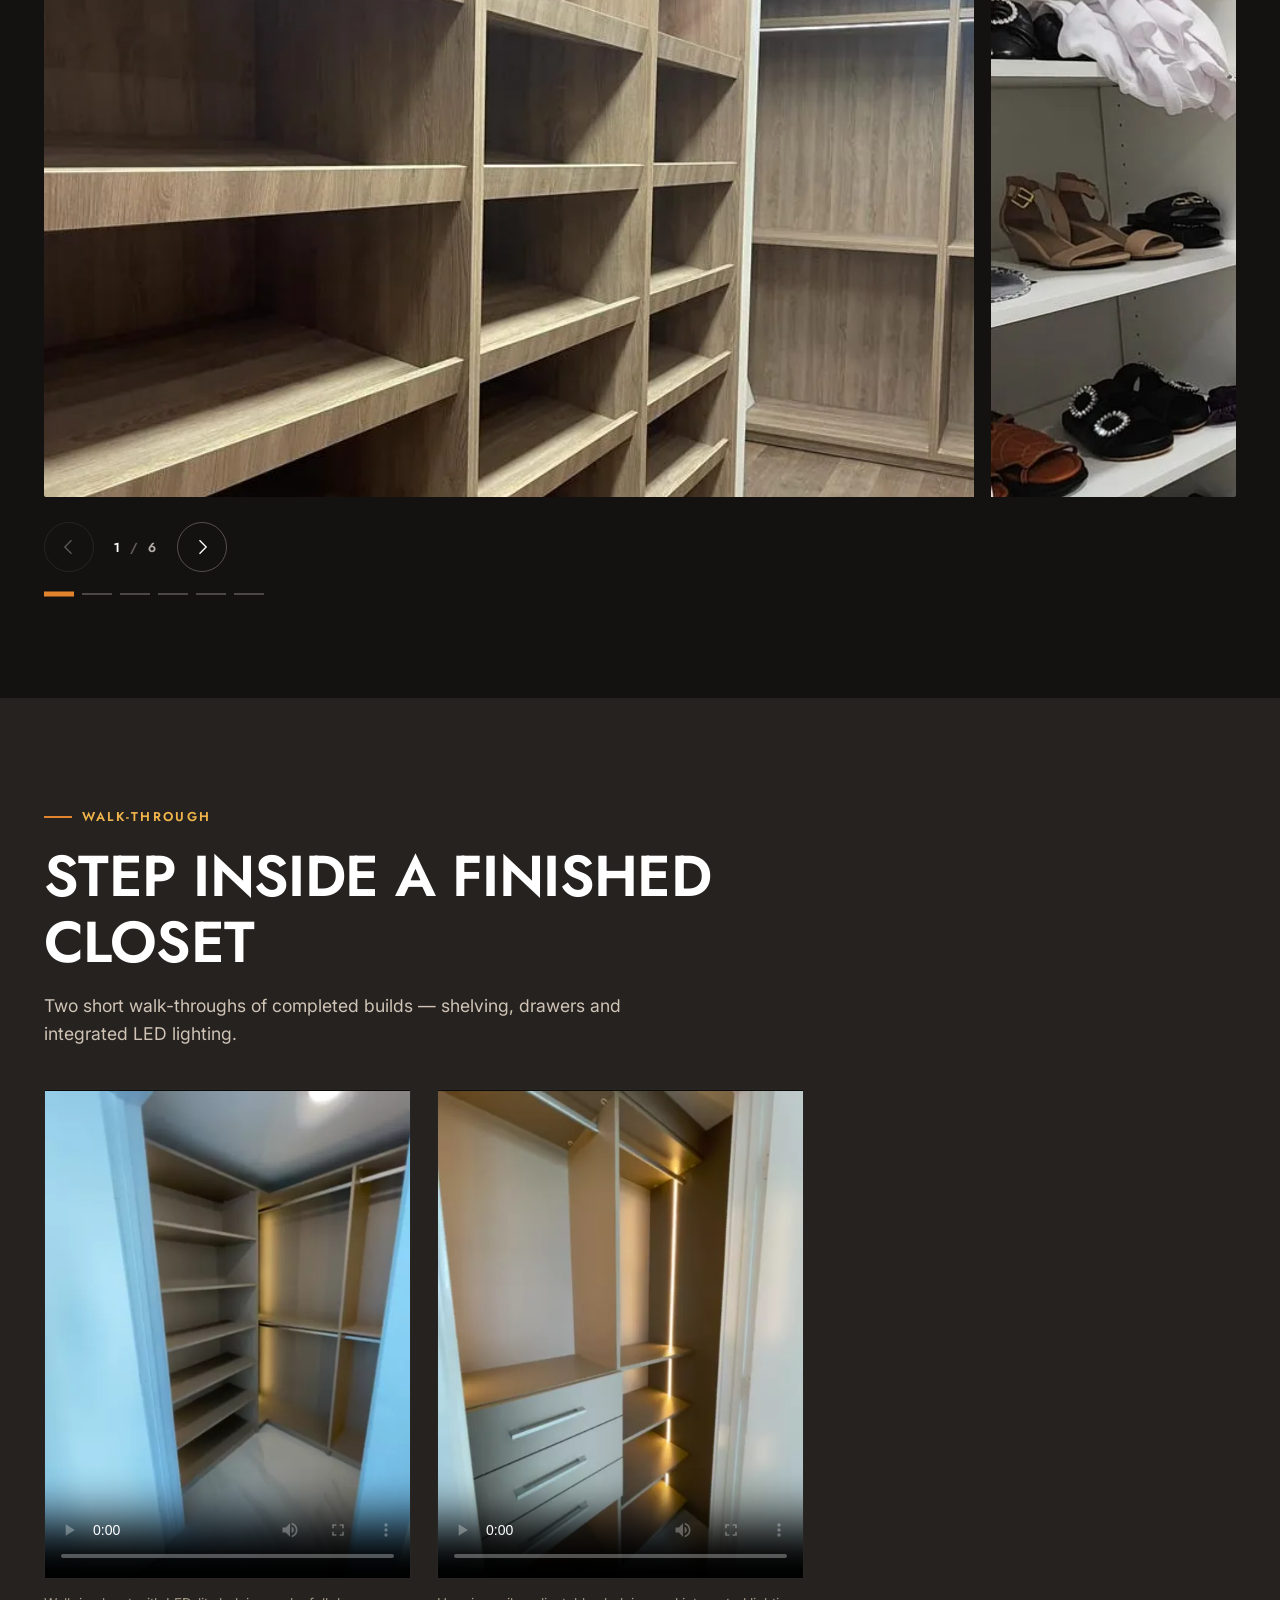
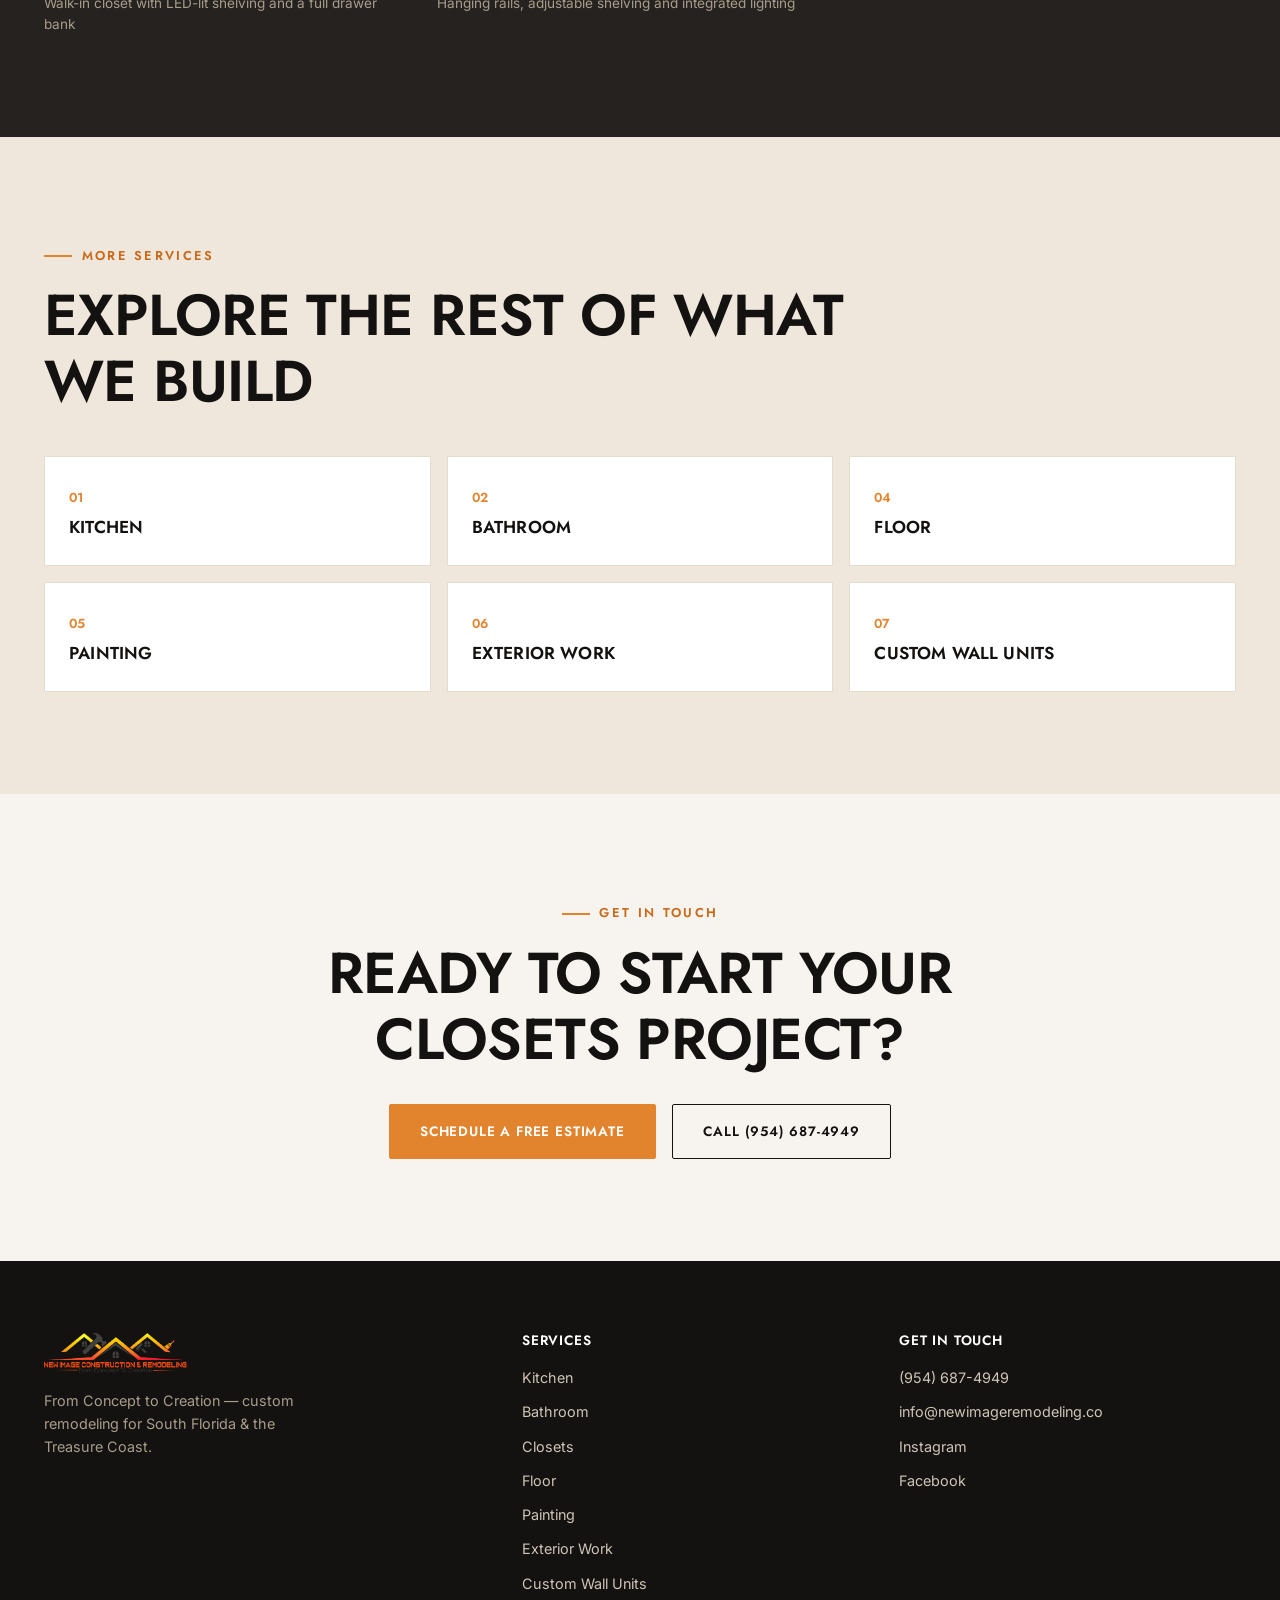
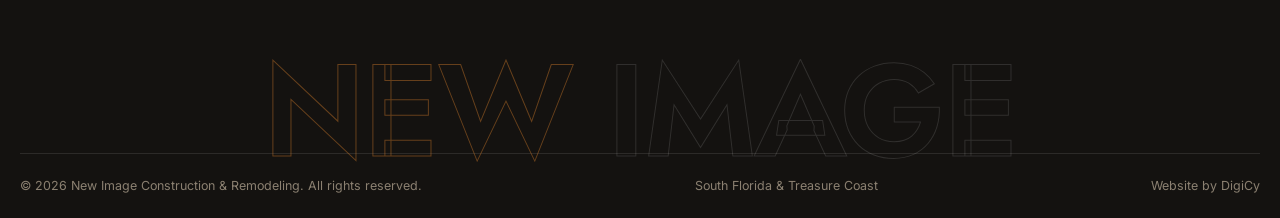
<file: services/closets/index.html>
<!DOCTYPE html>
<html lang="en">
<head>
<meta charset="UTF-8" />
<meta name="viewport" content="width=device-width, initial-scale=1.0" />
<title>Closets Remodeling | New Image Construction &amp; Remodeling</title>
<meta name="description" content="Custom closets and walk-in wardrobes in South Florida & the Treasure Coast — built-in shelving, drawers and LED lighting by New Image Construction & Remodeling." />
<link rel="canonical" href="https://newimageremodeling.co/services/closets/" />
<meta property="og:type" content="website" />
<meta property="og:title" content="Closets Remodeling | New Image Construction &amp; Remodeling" />
<meta property="og:description" content="Custom closets and walk-in wardrobes in South Florida & the Treasure Coast — built-in shelving, drawers and LED lighting by New Image Construction & Remodeling." />
<meta property="og:image" content="https://newimageremodeling.co/assets/images/gallery/closets/closet-05.webp" />
<meta property="og:url" content="https://newimageremodeling.co/services/closets/" />
<meta name="robots" content="index, follow" />
<link rel="icon" type="image/png" sizes="32x32" href="/assets/logo/favicon-32.png" />
<link rel="apple-touch-icon" sizes="180x180" href="/assets/logo/apple-touch-icon.png" />
<link rel="preconnect" href="https://fonts.googleapis.com" />
<link rel="preconnect" href="https://fonts.gstatic.com" crossorigin />
<link href="https://fonts.googleapis.com/css2?family=Jost:wght@500;600;700&family=Inter:wght@400;500;600;700&display=swap" rel="stylesheet" />
<link rel="preload" as="image" href="/assets/images/gallery/closets/closet-05.webp" fetchpriority="high" />
<link rel="stylesheet" href="/css/styles.css?v=3" />
<script type="application/ld+json">
{
  "@context": "https://schema.org",
  "@type": "Service",
  "serviceType": "Closets",
  "name": "Closets Remodeling",
  "areaServed": "South Florida & Treasure Coast",
  "url": "https://newimageremodeling.co/services/closets/",
  "provider": {
    "@type": "HomeAndConstructionBusiness",
    "name": "New Image Construction & Remodeling",
    "telephone": "+1-954-687-4949",
    "email": "info@newimageremodeling.co",
    "url": "https://newimageremodeling.co/"
  }
}
</script>
<script type="application/ld+json">
{
  "@context": "https://schema.org",
  "@type": "BreadcrumbList",
  "itemListElement": [
    {
      "@type": "ListItem",
      "position": 1,
      "name": "Home",
      "item": "https://newimageremodeling.co/"
    },
    {
      "@type": "ListItem",
      "position": 2,
      "name": "Services",
      "item": "https://newimageremodeling.co/services/"
    },
    {
      "@type": "ListItem",
      "position": 3,
      "name": "Closets",
      "item": "https://newimageremodeling.co/services/closets/"
    }
  ]
}
</script>
</head>
<body>

<header class="site-header">
  <a href="/" class="logo" aria-label="New Image Construction &amp; Remodeling — home">
    <img src="/assets/logo/newimage-logo.webp" alt="New Image Construction &amp; Remodeling" height="46" />
  </a>
  <button class="menu-toggle" aria-label="Toggle menu" aria-expanded="false">
    <span></span><span></span><span></span>
  </button>
  <nav class="main-nav">
    <a href="/">Home</a>
    <div class="nav-item" data-nav-item>
      <a href="/services/">Services</a>
      <button class="nav-sub-toggle" type="button" data-nav-toggle
              aria-expanded="false" aria-controls="nav-services" aria-label="Services submenu">
        <svg viewBox="0 0 24 24" aria-hidden="true" focusable="false"><path d="M6 9l6 6 6-6" fill="none" stroke="currentColor" stroke-width="1.8"/></svg>
      </button>
      <ul class="nav-sub" id="nav-services">
        <li><a href="/services/kitchen/">Kitchen</a></li>
        <li><a href="/services/bathroom/">Bathroom</a></li>
        <li><a href="/services/closets/">Closets</a></li>
        <li><a href="/services/floor/">Floor</a></li>
        <li><a href="/services/painting/">Painting</a></li>
        <li><a href="/services/exterior-work/">Exterior Work</a></li>
        <li><a href="/services/custom-wall-units/">Custom Wall Units</a></li>
      </ul>
    </div>
    <a href="/work/">Our Work</a>
    <a href="/about/">About</a>
    <a href="/contact/">Contact</a>
    <a href="/contact/" class="btn btn-solid nav-cta">Free Estimate</a>
  </nav>
</header>

<section class="svc-hero">
  <div class="svc-hero-media">
    <img src="/assets/images/gallery/closets/closet-05.webp" alt="Walk-in closet in walnut with a long drawer bank and LED-lit shelving." fetchpriority="high" decoding="async" />
  </div>
  <div class="container svc-hero-inner">
    <nav class="crumbs" aria-label="Breadcrumb">
      <a href="/">Home</a><span aria-hidden="true">/</span><a href="/services/">Services</a><span aria-hidden="true">/</span><span aria-current="page">Closets</span>
    </nav>
    <p class="svc-num">03</p>
    <h1 class="svc-title">Closets</h1>
    <p class="svc-tagline">Custom-built storage that is organized, lit and beautiful.</p>
  </div>
</section>

<section class="section svc-intro">
  <div class="container svc-grid">
    <div class="svc-copy" data-animate>
      <p>Transform your closets into luxurious and organized spaces with our exquisite remodeling services. Our skilled team will work closely with you to understand your unique storage needs and design preferences &mdash; from custom-built closets with ample shelving and drawers to sleek and modern walk-in wardrobes.</p>
      <p>With a focus on attention to detail and quality craftsmanship, we use premium materials and innovative design techniques to optimize your closet space.</p>
    </div>
    <aside class="svc-aside" data-animate data-animate-delay="1">
      <div class="svc-card">
        <h2>Start your project</h2>
        <p>Tell us about your space and we&rsquo;ll walk you through what it takes.</p>
        <dl class="svc-facts">
          <dt>Service area</dt><dd>South Florida &amp; Treasure Coast</dd>
          <dt>Phone</dt><dd><a href="tel:+19546874949">(954) 687-4949</a></dd>
          <dt>Email</dt><dd><a href="mailto:info@newimageremodeling.co">info@newimageremodeling.co</a></dd>
        </dl>
        <a href="/contact/" class="btn btn-solid">Schedule a Free Estimate</a>
      </div>
    </aside>
  </div>
</section>

<section class="section svc-gallery">
  <div class="container">
    <p class="eyebrow" data-animate>Selected Work</p>
    <h2 class="section-title" data-animate data-animate-delay="1">Closets projects</h2>
    <div data-animate data-animate-delay="2" style="margin-top:2.6rem;">
      <div class="carousel" data-carousel>
        <div class="carousel-viewport" data-carousel-viewport tabindex="0"
             role="group" aria-roledescription="carousel" aria-label="Closets projects">
          <ul class="carousel-track">
          <li class="carousel-slide">
            <img src="/assets/images/gallery/closets/closet-01.webp" alt="Custom white closet shelving built from floor to ceiling." loading="lazy" decoding="async" />
          </li>
          <li class="carousel-slide">
            <img src="/assets/images/gallery/closets/closet-02.webp" alt="Walk-in closet with hanging rails, shoe shelving and white cabinetry." loading="lazy" decoding="async" />
          </li>
          <li class="carousel-slide">
            <img src="/assets/images/gallery/closets/closet-03.webp" alt="Walnut-panelled closet with LED-lit shelves and white drawers." loading="lazy" decoding="async" />
          </li>
          <li class="carousel-slide">
            <img src="/assets/images/gallery/closets/closet-04.webp" alt="Walnut closet with a column of shelving and a white drawer bank." loading="lazy" decoding="async" />
          </li>
          <li class="carousel-slide">
            <img src="/assets/images/gallery/closets/closet-05.webp" alt="Walk-in closet in walnut with a long drawer bank and LED-lit shelving." loading="lazy" decoding="async" />
          </li>
          <li class="carousel-slide">
            <img src="/assets/images/gallery/closets/closet-06.webp" alt="Walnut walk-in closet with a hanging rail and LED-lit shelves." loading="lazy" decoding="async" />
          </li>
          </ul>
        </div>

        <div class="carousel-ui">
          <button class="carousel-btn" type="button" data-carousel-prev aria-label="Previous image">
            <svg viewBox="0 0 24 24" aria-hidden="true" focusable="false"><path d="M15 4 7 12l8 8" fill="none" stroke="currentColor" stroke-width="1.6"/></svg>
          </button>
          <p class="carousel-status" aria-live="polite" aria-atomic="true">
            <span data-carousel-index>1</span><span class="carousel-sep">/</span><span>6</span>
          </p>
          <button class="carousel-btn" type="button" data-carousel-next aria-label="Next image">
            <svg viewBox="0 0 24 24" aria-hidden="true" focusable="false"><path d="M9 4l8 8-8 8" fill="none" stroke="currentColor" stroke-width="1.6"/></svg>
          </button>
        </div>

        <ol class="carousel-dots" data-carousel-dots>
        <li><button type="button" data-carousel-dot="0" aria-label="Go to image 1 of 6"></button></li>
        <li><button type="button" data-carousel-dot="1" aria-label="Go to image 2 of 6"></button></li>
        <li><button type="button" data-carousel-dot="2" aria-label="Go to image 3 of 6"></button></li>
        <li><button type="button" data-carousel-dot="3" aria-label="Go to image 4 of 6"></button></li>
        <li><button type="button" data-carousel-dot="4" aria-label="Go to image 5 of 6"></button></li>
        <li><button type="button" data-carousel-dot="5" aria-label="Go to image 6 of 6"></button></li>
        </ol>
      </div>
    </div>
  </div>
</section>
<section class="section svc-film">
  <div class="container">
    <p class="eyebrow" data-animate>Walk-through</p>
    <h2 class="section-title" data-animate data-animate-delay="1">Step inside a finished closet</h2>
    <p class="section-lede" data-animate data-animate-delay="2">Two short walk-throughs of completed builds — shelving, drawers and integrated LED lighting.</p>
    <div class="svc-film-grid" data-animate data-animate-delay="1">
      <figure>
        <video controls preload="metadata" playsinline
               poster="/assets/video/closet-walkthrough-1-poster.webp"
               src="/assets/video/closet-walkthrough-1.mp4"></video>
        <figcaption>Walk-in closet with LED-lit shelving and a full drawer bank</figcaption>
      </figure>
      <figure>
        <video controls preload="metadata" playsinline
               poster="/assets/video/closet-walkthrough-2-poster.webp"
               src="/assets/video/closet-walkthrough-2.mp4"></video>
        <figcaption>Hanging rails, adjustable shelving and integrated lighting</figcaption>
      </figure>
    </div>
  </div>
</section>
<section class="section svc-more">
  <div class="container">
    <p class="eyebrow" data-animate>More Services</p>
    <h2 class="section-title" data-animate data-animate-delay="1">Explore the rest of what we build</h2>
    <div class="svc-more-grid" data-animate data-animate-delay="2">
      <a class="svc-more-card" href="/services/kitchen/">
        <span class="num">01</span>
        <h3>Kitchen</h3>
      </a>
      <a class="svc-more-card" href="/services/bathroom/">
        <span class="num">02</span>
        <h3>Bathroom</h3>
      </a>
      <a class="svc-more-card" href="/services/floor/">
        <span class="num">04</span>
        <h3>Floor</h3>
      </a>
      <a class="svc-more-card" href="/services/painting/">
        <span class="num">05</span>
        <h3>Painting</h3>
      </a>
      <a class="svc-more-card" href="/services/exterior-work/">
        <span class="num">06</span>
        <h3>Exterior Work</h3>
      </a>
      <a class="svc-more-card" href="/services/custom-wall-units/">
        <span class="num">07</span>
        <h3>Custom Wall Units</h3>
      </a>
    </div>
  </div>
</section>

<section class="section" style="text-align:center;">
  <div class="container">
    <p class="eyebrow" data-animate style="justify-content:center;">Get In Touch</p>
    <h2 class="section-title" data-animate data-animate-delay="1" style="margin:0 auto; text-align:center;">Ready to start your closets project?</h2>
    <div class="btn-row" style="justify-content:center; margin-top:2rem;" data-animate data-animate-delay="2">
      <a href="/contact/" class="btn btn-solid">Schedule a Free Estimate</a>
      <a href="tel:+19546874949" class="btn">Call (954) 687-4949</a>
    </div>
  </div>
</section>

<footer class="site-footer">
  <div class="container footer-grid">
    <div>
      <a href="/" class="logo">
        <img src="/assets/logo/newimage-logo.webp" alt="New Image Construction &amp; Remodeling" height="40" />
      </a>
      <p class="footer-tagline">From Concept to Creation — custom remodeling for South Florida &amp; the Treasure Coast.</p>
    </div>
    <div>
      <h4>Services</h4>
      <div class="footer-links">
        <a href="/services/kitchen/">Kitchen</a>
        <a href="/services/bathroom/">Bathroom</a>
        <a href="/services/closets/">Closets</a>
        <a href="/services/floor/">Floor</a>
        <a href="/services/painting/">Painting</a>
        <a href="/services/exterior-work/">Exterior Work</a>
        <a href="/services/custom-wall-units/">Custom Wall Units</a>
      </div>
    </div>
    <div>
      <h4>Get In Touch</h4>
      <div class="footer-links">
        <a href="tel:+19546874949">(954) 687-4949</a>
        <a href="mailto:info@newimageremodeling.co">info@newimageremodeling.co</a>
        <a href="https://www.instagram.com/newimageconstruction_remodel/" target="_blank" rel="noopener">Instagram</a>
        <a href="https://www.facebook.com/profile.php?id=100067156015493" target="_blank" rel="noopener">Facebook</a>
      </div>
    </div>
  </div>
  <p class="footer-wordmark" aria-hidden="true"><span>New</span> Image</p>
  <div class="container footer-bottom">
    <span>&copy; <span data-year></span> New Image Construction &amp; Remodeling. All rights reserved.</span>
    <span>South Florida &amp; Treasure Coast</span>
    <span>Website by <a href="https://digicyus.com" target="_blank" rel="noopener">DigiCy</a></span>
  </div>
</footer>

<button class="ai-fab" type="button" aria-expanded="false" aria-controls="ai-fab-panel" aria-label="Chat with New Image — quick answers">NI</button>
<div class="ai-fab-panel" id="ai-fab-panel" hidden>
  <div class="ai-fab-panel-head">
    <p class="ai-fab-panel-title"><span>NI</span> — Quick Help</p>
    <button class="ai-fab-close" type="button" aria-label="Close">&times;</button>
  </div>
  <div class="ai-fab-messages" data-ai-messages aria-live="polite"></div>
  <div class="ai-fab-chips" data-ai-chips hidden></div>
  <form class="ai-fab-form" data-ai-form>
    <input type="text" class="ai-fab-input" data-ai-input placeholder="Ask about services, pricing, contact…" aria-label="Ask a question" autocomplete="off" />
    <button type="submit" class="ai-fab-send" aria-label="Send">
      <svg viewBox="0 0 16 10" fill="none" stroke="currentColor" stroke-width="1.6" aria-hidden="true"><path d="M0 5h15M11 1l4 4-4 4"/></svg>
    </button>
  </form>
  <details class="ai-fab-onpage">
    <summary>Jump to a section on this page</summary>
    <ul class="ai-fab-list"></ul>
  </details>
</div>

<script src="/js/main.js?v=3"></script>
</body>
</html>
</file>
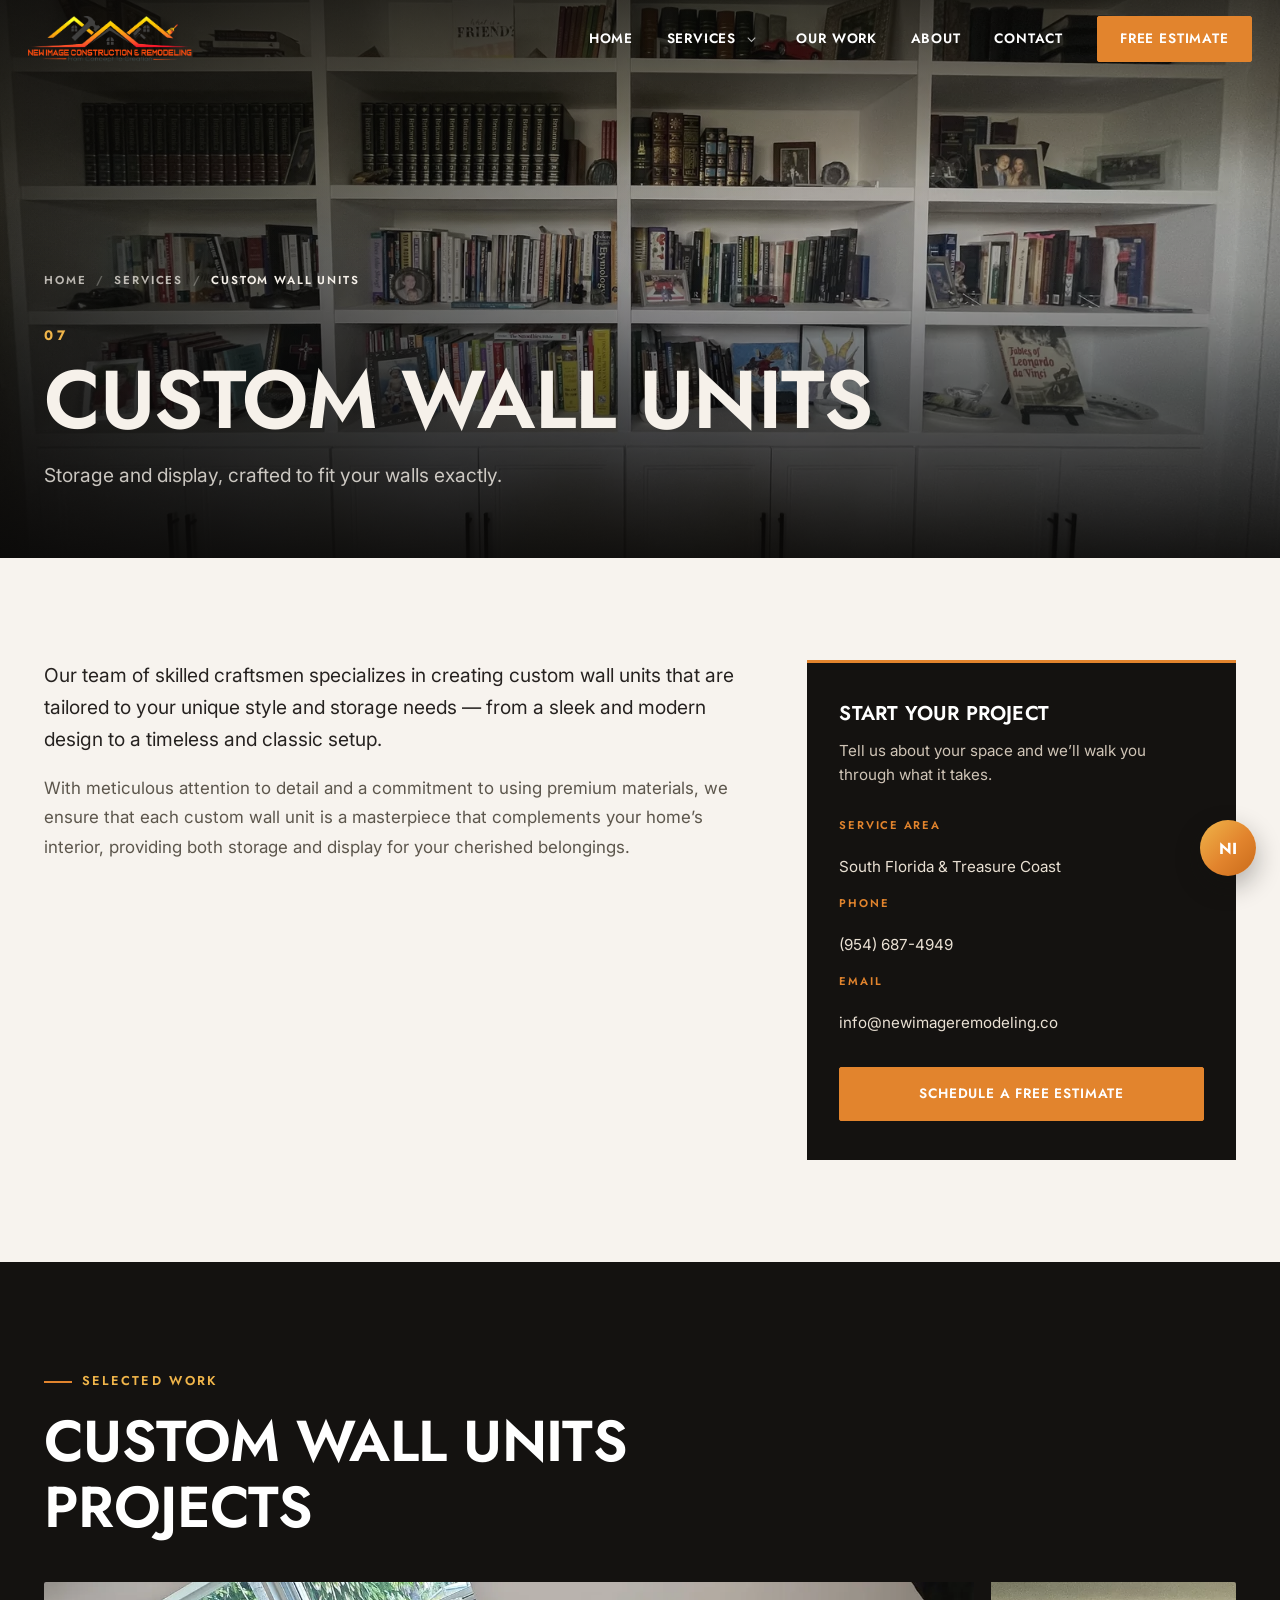
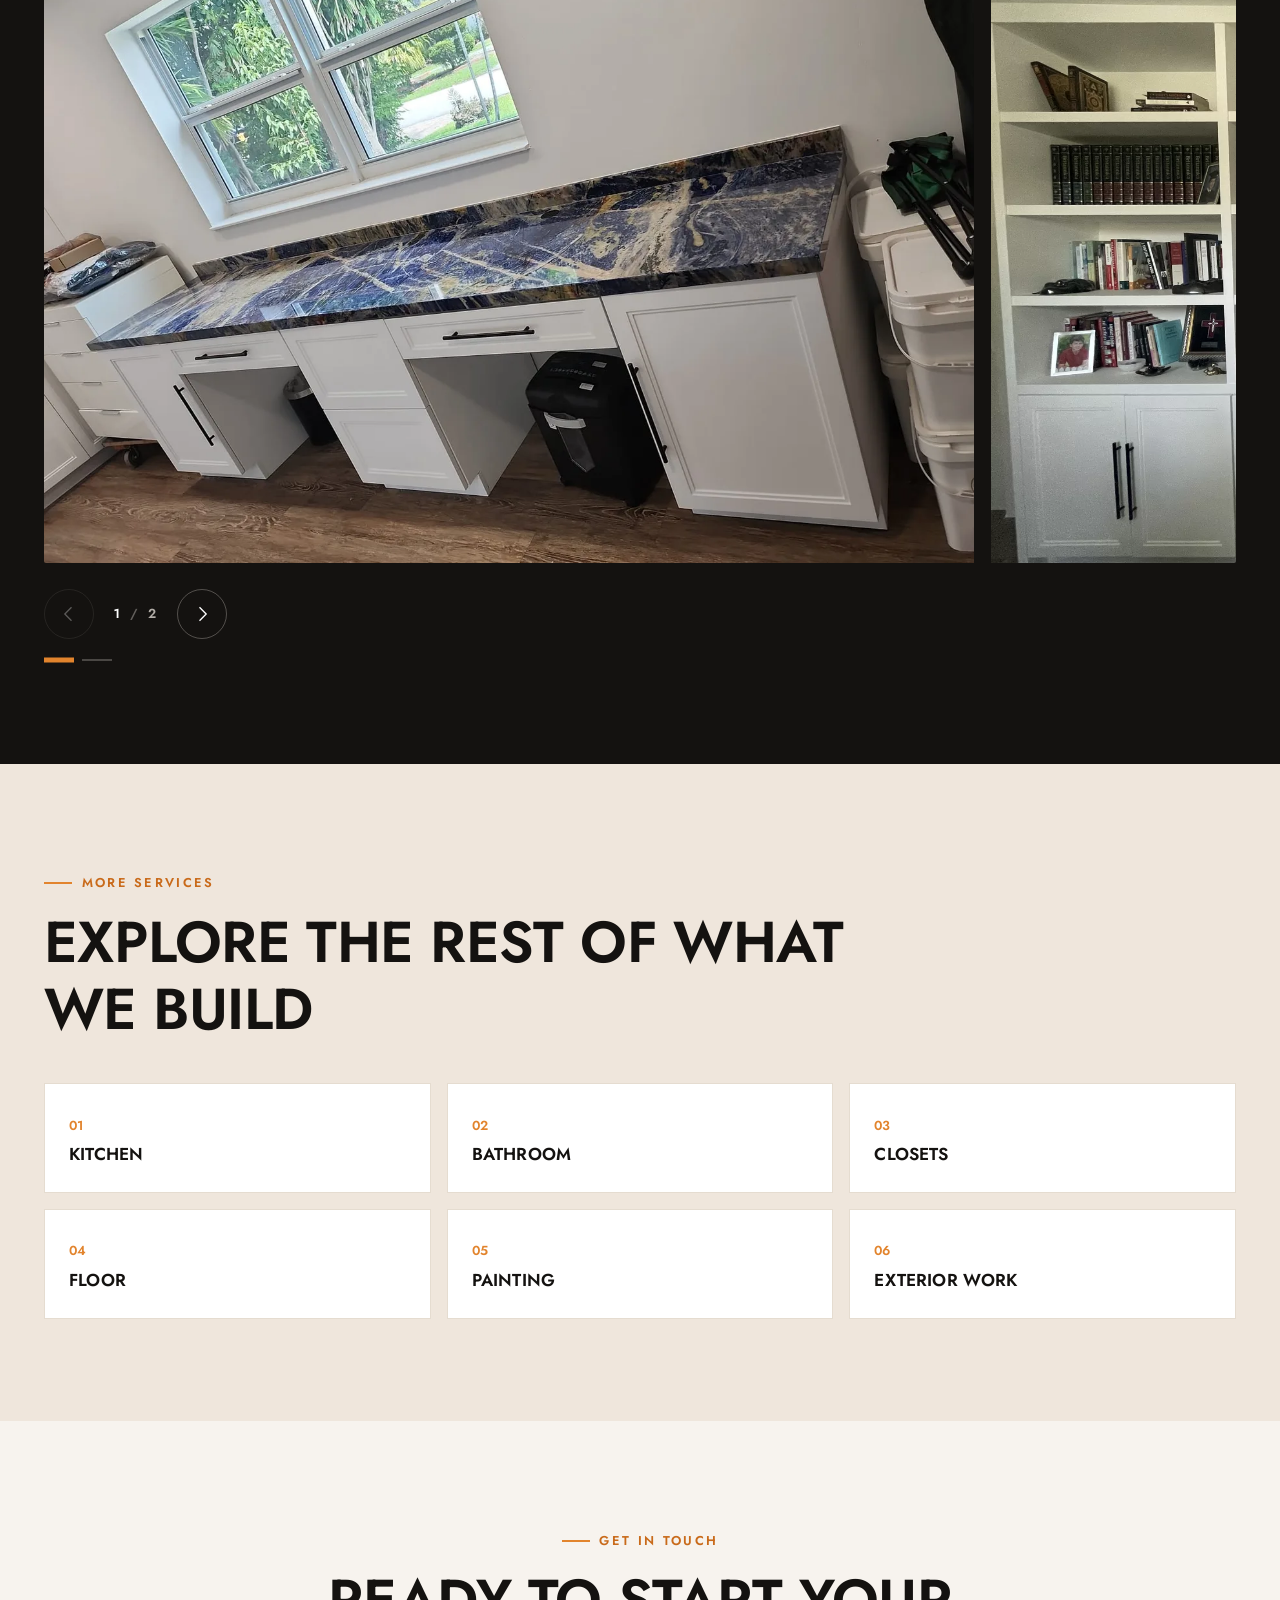
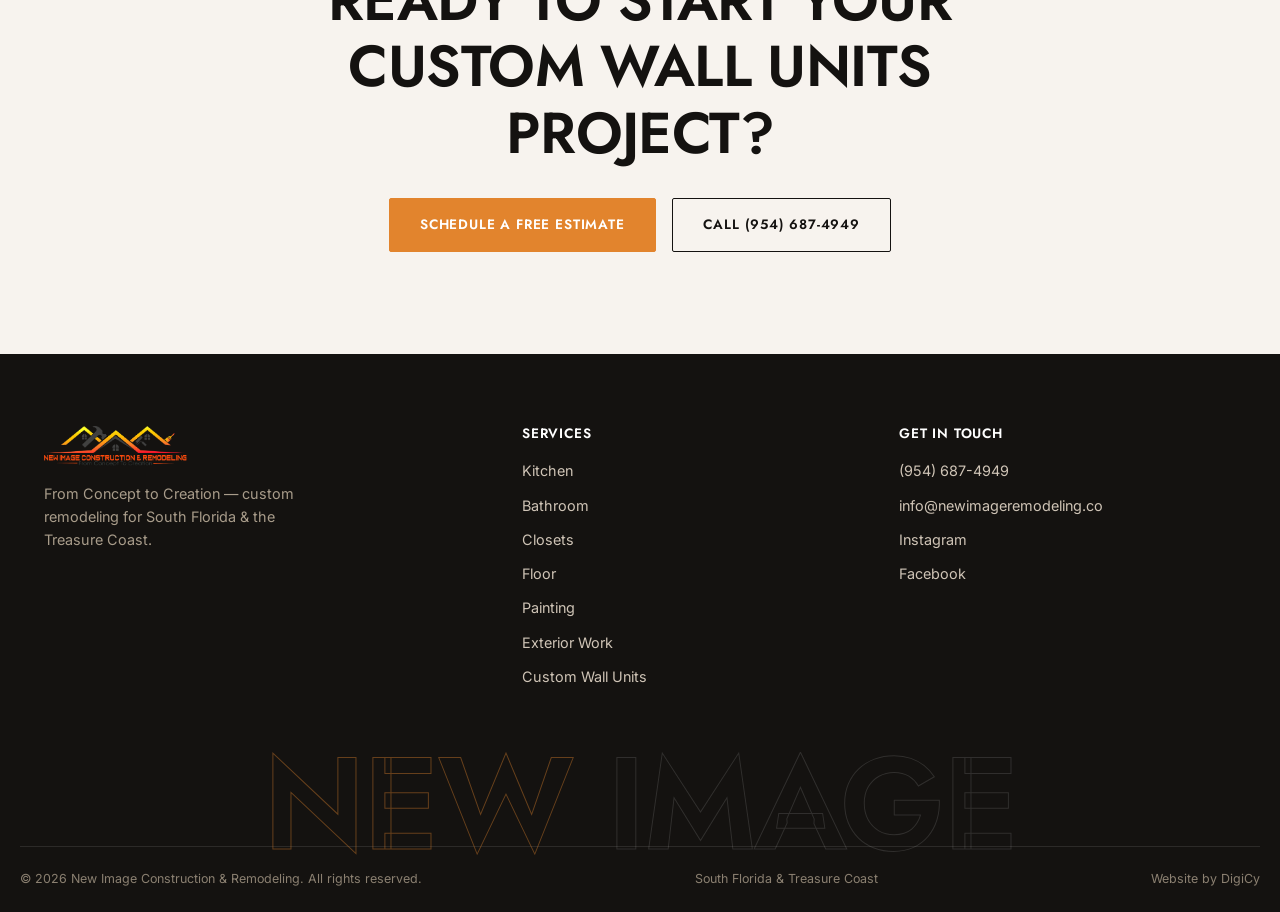
<file: services/custom-wall-units/index.html>
<!DOCTYPE html>
<html lang="en">
<head>
<meta charset="UTF-8" />
<meta name="viewport" content="width=device-width, initial-scale=1.0" />
<title>Custom Wall Units Remodeling | New Image Construction &amp; Remodeling</title>
<meta name="description" content="Custom wall units and built-in shelving in South Florida & the Treasure Coast by New Image Construction & Remodeling." />
<link rel="canonical" href="https://newimageremodeling.co/services/custom-wall-units/" />
<meta property="og:type" content="website" />
<meta property="og:title" content="Custom Wall Units Remodeling | New Image Construction &amp; Remodeling" />
<meta property="og:description" content="Custom wall units and built-in shelving in South Florida & the Treasure Coast by New Image Construction & Remodeling." />
<meta property="og:image" content="https://newimageremodeling.co/assets/images/gallery/wall-units/wall-unit-02.webp" />
<meta property="og:url" content="https://newimageremodeling.co/services/custom-wall-units/" />
<meta name="robots" content="index, follow" />
<link rel="icon" type="image/png" sizes="32x32" href="/assets/logo/favicon-32.png" />
<link rel="apple-touch-icon" sizes="180x180" href="/assets/logo/apple-touch-icon.png" />
<link rel="preconnect" href="https://fonts.googleapis.com" />
<link rel="preconnect" href="https://fonts.gstatic.com" crossorigin />
<link href="https://fonts.googleapis.com/css2?family=Jost:wght@500;600;700&family=Inter:wght@400;500;600;700&display=swap" rel="stylesheet" />
<link rel="preload" as="image" href="/assets/images/gallery/wall-units/wall-unit-02.webp" fetchpriority="high" />
<link rel="stylesheet" href="/css/styles.css?v=3" />
<script type="application/ld+json">
{
  "@context": "https://schema.org",
  "@type": "Service",
  "serviceType": "Custom Wall Units",
  "name": "Custom Wall Units Remodeling",
  "areaServed": "South Florida & Treasure Coast",
  "url": "https://newimageremodeling.co/services/custom-wall-units/",
  "provider": {
    "@type": "HomeAndConstructionBusiness",
    "name": "New Image Construction & Remodeling",
    "telephone": "+1-954-687-4949",
    "email": "info@newimageremodeling.co",
    "url": "https://newimageremodeling.co/"
  }
}
</script>
<script type="application/ld+json">
{
  "@context": "https://schema.org",
  "@type": "BreadcrumbList",
  "itemListElement": [
    {
      "@type": "ListItem",
      "position": 1,
      "name": "Home",
      "item": "https://newimageremodeling.co/"
    },
    {
      "@type": "ListItem",
      "position": 2,
      "name": "Services",
      "item": "https://newimageremodeling.co/services/"
    },
    {
      "@type": "ListItem",
      "position": 3,
      "name": "Custom Wall Units",
      "item": "https://newimageremodeling.co/services/custom-wall-units/"
    }
  ]
}
</script>
</head>
<body>

<header class="site-header">
  <a href="/" class="logo" aria-label="New Image Construction &amp; Remodeling — home">
    <img src="/assets/logo/newimage-logo.webp" alt="New Image Construction &amp; Remodeling" height="46" />
  </a>
  <button class="menu-toggle" aria-label="Toggle menu" aria-expanded="false">
    <span></span><span></span><span></span>
  </button>
  <nav class="main-nav">
    <a href="/">Home</a>
    <div class="nav-item" data-nav-item>
      <a href="/services/">Services</a>
      <button class="nav-sub-toggle" type="button" data-nav-toggle
              aria-expanded="false" aria-controls="nav-services" aria-label="Services submenu">
        <svg viewBox="0 0 24 24" aria-hidden="true" focusable="false"><path d="M6 9l6 6 6-6" fill="none" stroke="currentColor" stroke-width="1.8"/></svg>
      </button>
      <ul class="nav-sub" id="nav-services">
        <li><a href="/services/kitchen/">Kitchen</a></li>
        <li><a href="/services/bathroom/">Bathroom</a></li>
        <li><a href="/services/closets/">Closets</a></li>
        <li><a href="/services/floor/">Floor</a></li>
        <li><a href="/services/painting/">Painting</a></li>
        <li><a href="/services/exterior-work/">Exterior Work</a></li>
        <li><a href="/services/custom-wall-units/">Custom Wall Units</a></li>
      </ul>
    </div>
    <a href="/work/">Our Work</a>
    <a href="/about/">About</a>
    <a href="/contact/">Contact</a>
    <a href="/contact/" class="btn btn-solid nav-cta">Free Estimate</a>
  </nav>
</header>

<section class="svc-hero">
  <div class="svc-hero-media">
    <img src="/assets/images/gallery/wall-units/wall-unit-02.webp" alt="Floor-to-ceiling white built-in bookshelf and cabinet wall unit, filled with books." fetchpriority="high" decoding="async" />
  </div>
  <div class="container svc-hero-inner">
    <nav class="crumbs" aria-label="Breadcrumb">
      <a href="/">Home</a><span aria-hidden="true">/</span><a href="/services/">Services</a><span aria-hidden="true">/</span><span aria-current="page">Custom Wall Units</span>
    </nav>
    <p class="svc-num">07</p>
    <h1 class="svc-title">Custom Wall Units</h1>
    <p class="svc-tagline">Storage and display, crafted to fit your walls exactly.</p>
  </div>
</section>

<section class="section svc-intro">
  <div class="container svc-grid">
    <div class="svc-copy" data-animate>
      <p>Our team of skilled craftsmen specializes in creating custom wall units that are tailored to your unique style and storage needs &mdash; from a sleek and modern design to a timeless and classic setup.</p>
      <p>With meticulous attention to detail and a commitment to using premium materials, we ensure that each custom wall unit is a masterpiece that complements your home&rsquo;s interior, providing both storage and display for your cherished belongings.</p>
    </div>
    <aside class="svc-aside" data-animate data-animate-delay="1">
      <div class="svc-card">
        <h2>Start your project</h2>
        <p>Tell us about your space and we&rsquo;ll walk you through what it takes.</p>
        <dl class="svc-facts">
          <dt>Service area</dt><dd>South Florida &amp; Treasure Coast</dd>
          <dt>Phone</dt><dd><a href="tel:+19546874949">(954) 687-4949</a></dd>
          <dt>Email</dt><dd><a href="mailto:info@newimageremodeling.co">info@newimageremodeling.co</a></dd>
        </dl>
        <a href="/contact/" class="btn btn-solid">Schedule a Free Estimate</a>
      </div>
    </aside>
  </div>
</section>

<section class="section svc-gallery">
  <div class="container">
    <p class="eyebrow" data-animate>Selected Work</p>
    <h2 class="section-title" data-animate data-animate-delay="1">Custom Wall Units projects</h2>
    <div data-animate data-animate-delay="2" style="margin-top:2.6rem;">
      <div class="carousel" data-carousel>
        <div class="carousel-viewport" data-carousel-viewport tabindex="0"
             role="group" aria-roledescription="carousel" aria-label="Custom Wall Units projects">
          <ul class="carousel-track">
          <li class="carousel-slide">
            <img src="/assets/images/gallery/wall-units/wall-unit-01.webp" alt="Built-in white desk and cabinets with a dark stone top beneath a window." loading="lazy" decoding="async" />
          </li>
          <li class="carousel-slide">
            <img src="/assets/images/gallery/wall-units/wall-unit-02.webp" alt="Floor-to-ceiling white built-in bookshelf and cabinet wall unit, filled with books." loading="lazy" decoding="async" />
          </li>
          </ul>
        </div>

        <div class="carousel-ui">
          <button class="carousel-btn" type="button" data-carousel-prev aria-label="Previous image">
            <svg viewBox="0 0 24 24" aria-hidden="true" focusable="false"><path d="M15 4 7 12l8 8" fill="none" stroke="currentColor" stroke-width="1.6"/></svg>
          </button>
          <p class="carousel-status" aria-live="polite" aria-atomic="true">
            <span data-carousel-index>1</span><span class="carousel-sep">/</span><span>2</span>
          </p>
          <button class="carousel-btn" type="button" data-carousel-next aria-label="Next image">
            <svg viewBox="0 0 24 24" aria-hidden="true" focusable="false"><path d="M9 4l8 8-8 8" fill="none" stroke="currentColor" stroke-width="1.6"/></svg>
          </button>
        </div>

        <ol class="carousel-dots" data-carousel-dots>
        <li><button type="button" data-carousel-dot="0" aria-label="Go to image 1 of 2"></button></li>
        <li><button type="button" data-carousel-dot="1" aria-label="Go to image 2 of 2"></button></li>
        </ol>
      </div>
    </div>
  </div>
</section>
<section class="section svc-more">
  <div class="container">
    <p class="eyebrow" data-animate>More Services</p>
    <h2 class="section-title" data-animate data-animate-delay="1">Explore the rest of what we build</h2>
    <div class="svc-more-grid" data-animate data-animate-delay="2">
      <a class="svc-more-card" href="/services/kitchen/">
        <span class="num">01</span>
        <h3>Kitchen</h3>
      </a>
      <a class="svc-more-card" href="/services/bathroom/">
        <span class="num">02</span>
        <h3>Bathroom</h3>
      </a>
      <a class="svc-more-card" href="/services/closets/">
        <span class="num">03</span>
        <h3>Closets</h3>
      </a>
      <a class="svc-more-card" href="/services/floor/">
        <span class="num">04</span>
        <h3>Floor</h3>
      </a>
      <a class="svc-more-card" href="/services/painting/">
        <span class="num">05</span>
        <h3>Painting</h3>
      </a>
      <a class="svc-more-card" href="/services/exterior-work/">
        <span class="num">06</span>
        <h3>Exterior Work</h3>
      </a>
    </div>
  </div>
</section>

<section class="section" style="text-align:center;">
  <div class="container">
    <p class="eyebrow" data-animate style="justify-content:center;">Get In Touch</p>
    <h2 class="section-title" data-animate data-animate-delay="1" style="margin:0 auto; text-align:center;">Ready to start your custom wall units project?</h2>
    <div class="btn-row" style="justify-content:center; margin-top:2rem;" data-animate data-animate-delay="2">
      <a href="/contact/" class="btn btn-solid">Schedule a Free Estimate</a>
      <a href="tel:+19546874949" class="btn">Call (954) 687-4949</a>
    </div>
  </div>
</section>

<footer class="site-footer">
  <div class="container footer-grid">
    <div>
      <a href="/" class="logo">
        <img src="/assets/logo/newimage-logo.webp" alt="New Image Construction &amp; Remodeling" height="40" />
      </a>
      <p class="footer-tagline">From Concept to Creation — custom remodeling for South Florida &amp; the Treasure Coast.</p>
    </div>
    <div>
      <h4>Services</h4>
      <div class="footer-links">
        <a href="/services/kitchen/">Kitchen</a>
        <a href="/services/bathroom/">Bathroom</a>
        <a href="/services/closets/">Closets</a>
        <a href="/services/floor/">Floor</a>
        <a href="/services/painting/">Painting</a>
        <a href="/services/exterior-work/">Exterior Work</a>
        <a href="/services/custom-wall-units/">Custom Wall Units</a>
      </div>
    </div>
    <div>
      <h4>Get In Touch</h4>
      <div class="footer-links">
        <a href="tel:+19546874949">(954) 687-4949</a>
        <a href="mailto:info@newimageremodeling.co">info@newimageremodeling.co</a>
        <a href="https://www.instagram.com/newimageconstruction_remodel/" target="_blank" rel="noopener">Instagram</a>
        <a href="https://www.facebook.com/profile.php?id=100067156015493" target="_blank" rel="noopener">Facebook</a>
      </div>
    </div>
  </div>
  <p class="footer-wordmark" aria-hidden="true"><span>New</span> Image</p>
  <div class="container footer-bottom">
    <span>&copy; <span data-year></span> New Image Construction &amp; Remodeling. All rights reserved.</span>
    <span>South Florida &amp; Treasure Coast</span>
    <span>Website by <a href="https://digicyus.com" target="_blank" rel="noopener">DigiCy</a></span>
  </div>
</footer>

<button class="ai-fab" type="button" aria-expanded="false" aria-controls="ai-fab-panel" aria-label="Chat with New Image — quick answers">NI</button>
<div class="ai-fab-panel" id="ai-fab-panel" hidden>
  <div class="ai-fab-panel-head">
    <p class="ai-fab-panel-title"><span>NI</span> — Quick Help</p>
    <button class="ai-fab-close" type="button" aria-label="Close">&times;</button>
  </div>
  <div class="ai-fab-messages" data-ai-messages aria-live="polite"></div>
  <div class="ai-fab-chips" data-ai-chips hidden></div>
  <form class="ai-fab-form" data-ai-form>
    <input type="text" class="ai-fab-input" data-ai-input placeholder="Ask about services, pricing, contact…" aria-label="Ask a question" autocomplete="off" />
    <button type="submit" class="ai-fab-send" aria-label="Send">
      <svg viewBox="0 0 16 10" fill="none" stroke="currentColor" stroke-width="1.6" aria-hidden="true"><path d="M0 5h15M11 1l4 4-4 4"/></svg>
    </button>
  </form>
  <details class="ai-fab-onpage">
    <summary>Jump to a section on this page</summary>
    <ul class="ai-fab-list"></ul>
  </details>
</div>

<script src="/js/main.js?v=3"></script>
</body>
</html>
</file>
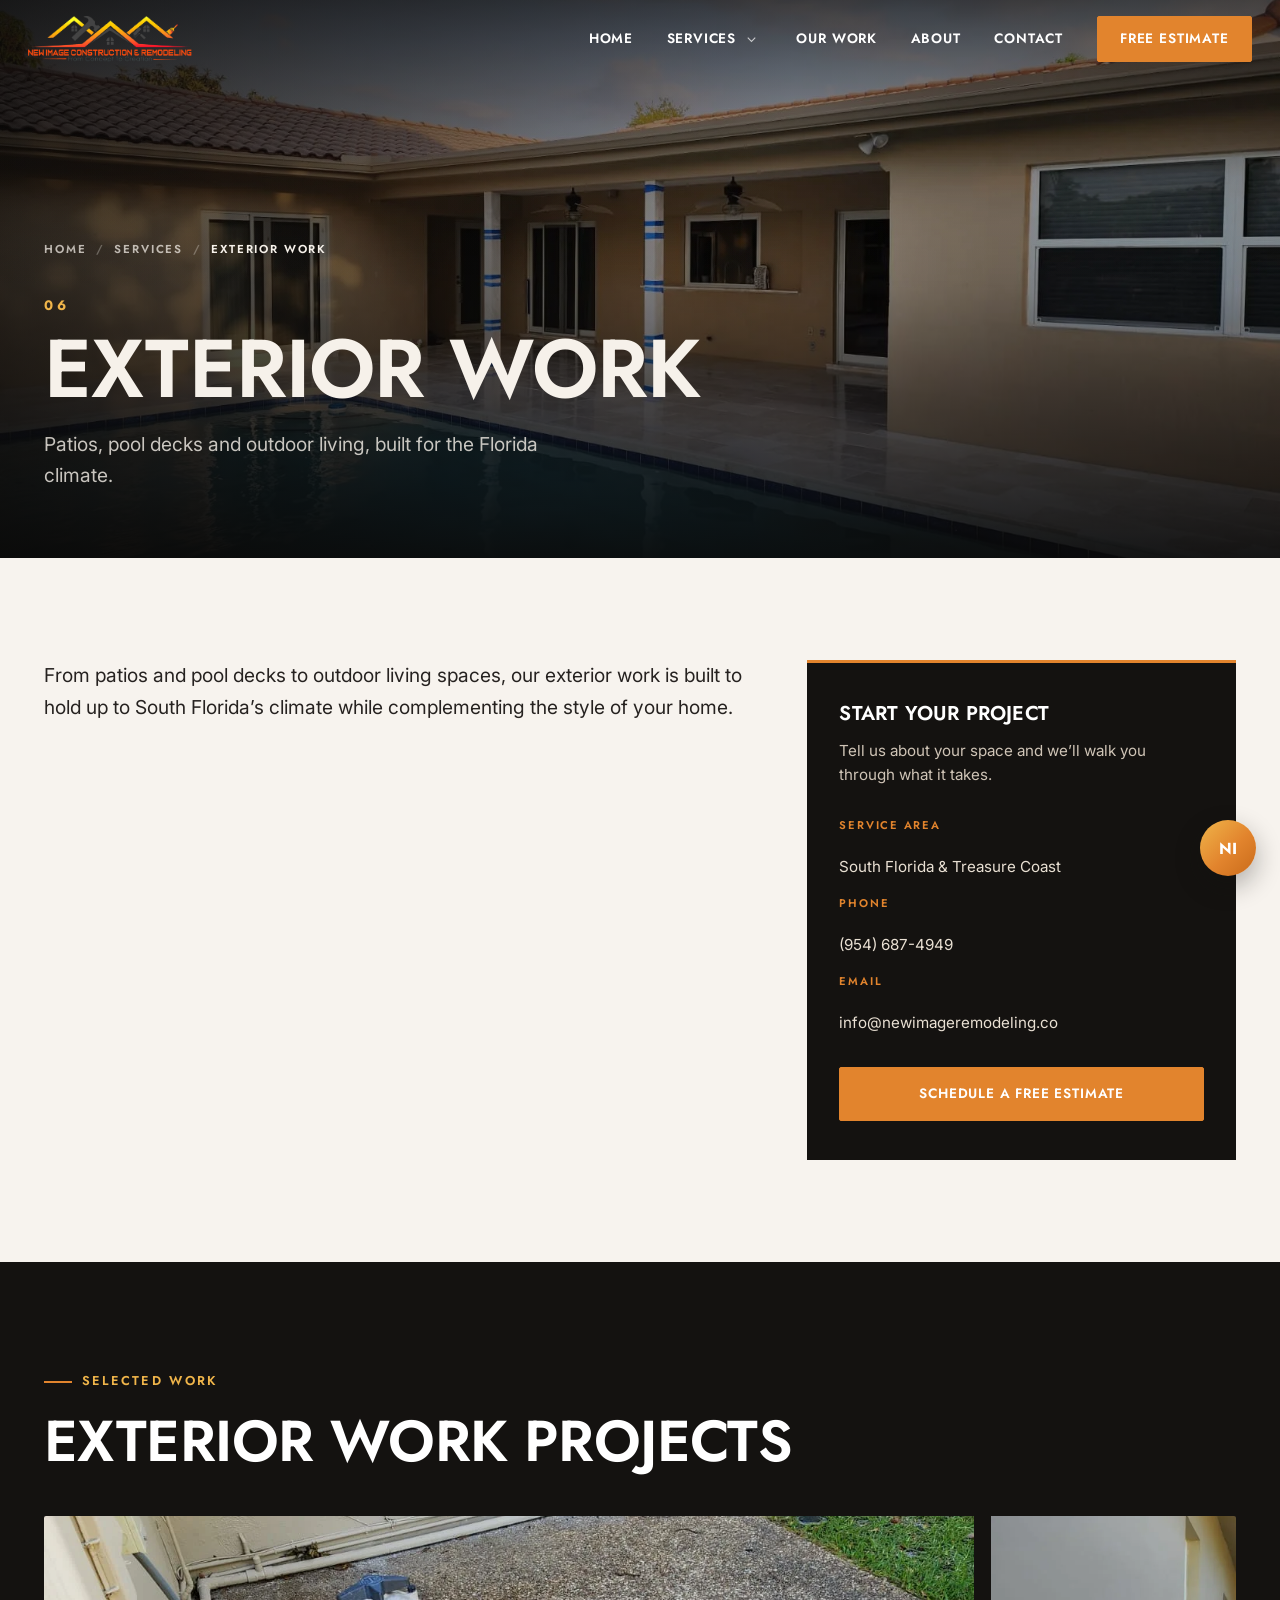
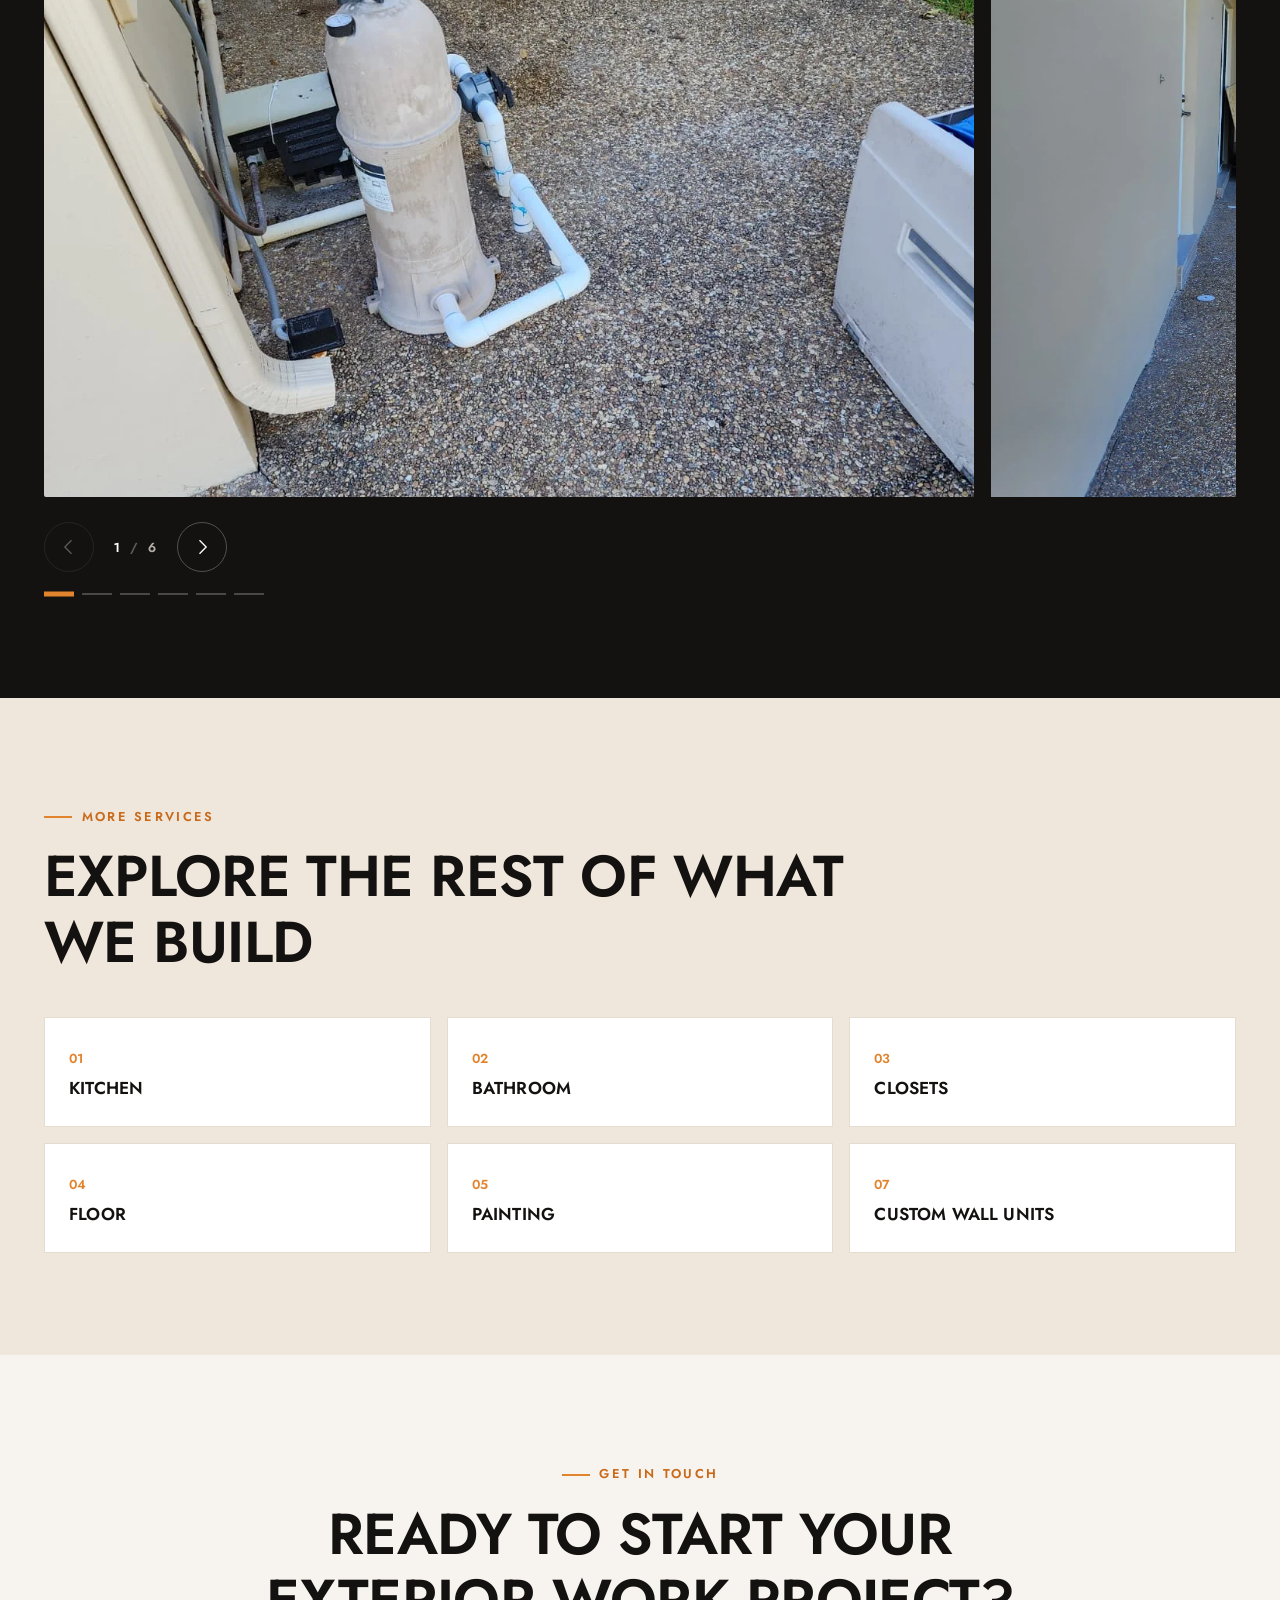
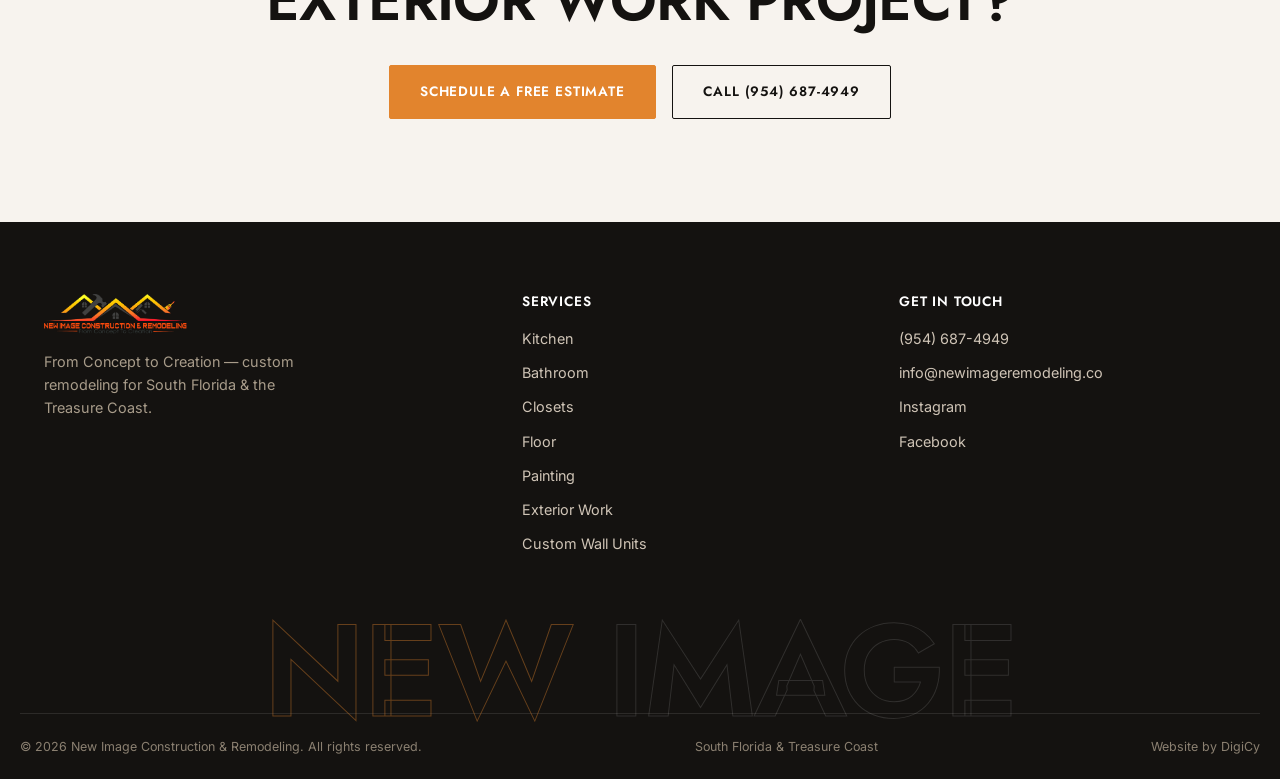
<file: services/exterior-work/index.html>
<!DOCTYPE html>
<html lang="en">
<head>
<meta charset="UTF-8" />
<meta name="viewport" content="width=device-width, initial-scale=1.0" />
<title>Exterior Work Remodeling | New Image Construction &amp; Remodeling</title>
<meta name="description" content="Patios, pool decks and outdoor living spaces in South Florida & the Treasure Coast by New Image Construction & Remodeling." />
<link rel="canonical" href="https://newimageremodeling.co/services/exterior-work/" />
<meta property="og:type" content="website" />
<meta property="og:title" content="Exterior Work Remodeling | New Image Construction &amp; Remodeling" />
<meta property="og:description" content="Patios, pool decks and outdoor living spaces in South Florida & the Treasure Coast by New Image Construction & Remodeling." />
<meta property="og:image" content="https://newimageremodeling.co/assets/images/gallery/exterior/exterior-06.webp" />
<meta property="og:url" content="https://newimageremodeling.co/services/exterior-work/" />
<meta name="robots" content="index, follow" />
<link rel="icon" type="image/png" sizes="32x32" href="/assets/logo/favicon-32.png" />
<link rel="apple-touch-icon" sizes="180x180" href="/assets/logo/apple-touch-icon.png" />
<link rel="preconnect" href="https://fonts.googleapis.com" />
<link rel="preconnect" href="https://fonts.gstatic.com" crossorigin />
<link href="https://fonts.googleapis.com/css2?family=Jost:wght@500;600;700&family=Inter:wght@400;500;600;700&display=swap" rel="stylesheet" />
<link rel="preload" as="image" href="/assets/images/gallery/exterior/exterior-06.webp" fetchpriority="high" />
<link rel="stylesheet" href="/css/styles.css?v=3" />
<script type="application/ld+json">
{
  "@context": "https://schema.org",
  "@type": "Service",
  "serviceType": "Exterior Work",
  "name": "Exterior Work Remodeling",
  "areaServed": "South Florida & Treasure Coast",
  "url": "https://newimageremodeling.co/services/exterior-work/",
  "provider": {
    "@type": "HomeAndConstructionBusiness",
    "name": "New Image Construction & Remodeling",
    "telephone": "+1-954-687-4949",
    "email": "info@newimageremodeling.co",
    "url": "https://newimageremodeling.co/"
  }
}
</script>
<script type="application/ld+json">
{
  "@context": "https://schema.org",
  "@type": "BreadcrumbList",
  "itemListElement": [
    {
      "@type": "ListItem",
      "position": 1,
      "name": "Home",
      "item": "https://newimageremodeling.co/"
    },
    {
      "@type": "ListItem",
      "position": 2,
      "name": "Services",
      "item": "https://newimageremodeling.co/services/"
    },
    {
      "@type": "ListItem",
      "position": 3,
      "name": "Exterior Work",
      "item": "https://newimageremodeling.co/services/exterior-work/"
    }
  ]
}
</script>
</head>
<body>

<header class="site-header">
  <a href="/" class="logo" aria-label="New Image Construction &amp; Remodeling — home">
    <img src="/assets/logo/newimage-logo.webp" alt="New Image Construction &amp; Remodeling" height="46" />
  </a>
  <button class="menu-toggle" aria-label="Toggle menu" aria-expanded="false">
    <span></span><span></span><span></span>
  </button>
  <nav class="main-nav">
    <a href="/">Home</a>
    <div class="nav-item" data-nav-item>
      <a href="/services/">Services</a>
      <button class="nav-sub-toggle" type="button" data-nav-toggle
              aria-expanded="false" aria-controls="nav-services" aria-label="Services submenu">
        <svg viewBox="0 0 24 24" aria-hidden="true" focusable="false"><path d="M6 9l6 6 6-6" fill="none" stroke="currentColor" stroke-width="1.8"/></svg>
      </button>
      <ul class="nav-sub" id="nav-services">
        <li><a href="/services/kitchen/">Kitchen</a></li>
        <li><a href="/services/bathroom/">Bathroom</a></li>
        <li><a href="/services/closets/">Closets</a></li>
        <li><a href="/services/floor/">Floor</a></li>
        <li><a href="/services/painting/">Painting</a></li>
        <li><a href="/services/exterior-work/">Exterior Work</a></li>
        <li><a href="/services/custom-wall-units/">Custom Wall Units</a></li>
      </ul>
    </div>
    <a href="/work/">Our Work</a>
    <a href="/about/">About</a>
    <a href="/contact/">Contact</a>
    <a href="/contact/" class="btn btn-solid nav-cta">Free Estimate</a>
  </nav>
</header>

<section class="svc-hero">
  <div class="svc-hero-media">
    <img src="/assets/images/gallery/exterior/exterior-06.webp" alt="Pool and covered patio at dusk." fetchpriority="high" decoding="async" />
  </div>
  <div class="container svc-hero-inner">
    <nav class="crumbs" aria-label="Breadcrumb">
      <a href="/">Home</a><span aria-hidden="true">/</span><a href="/services/">Services</a><span aria-hidden="true">/</span><span aria-current="page">Exterior Work</span>
    </nav>
    <p class="svc-num">06</p>
    <h1 class="svc-title">Exterior Work</h1>
    <p class="svc-tagline">Patios, pool decks and outdoor living, built for the Florida climate.</p>
  </div>
</section>

<section class="section svc-intro">
  <div class="container svc-grid">
    <div class="svc-copy" data-animate>
      <p>From patios and pool decks to outdoor living spaces, our exterior work is built to hold up to South Florida&rsquo;s climate while complementing the style of your home.</p>
    </div>
    <aside class="svc-aside" data-animate data-animate-delay="1">
      <div class="svc-card">
        <h2>Start your project</h2>
        <p>Tell us about your space and we&rsquo;ll walk you through what it takes.</p>
        <dl class="svc-facts">
          <dt>Service area</dt><dd>South Florida &amp; Treasure Coast</dd>
          <dt>Phone</dt><dd><a href="tel:+19546874949">(954) 687-4949</a></dd>
          <dt>Email</dt><dd><a href="mailto:info@newimageremodeling.co">info@newimageremodeling.co</a></dd>
        </dl>
        <a href="/contact/" class="btn btn-solid">Schedule a Free Estimate</a>
      </div>
    </aside>
  </div>
</section>

<section class="section svc-gallery">
  <div class="container">
    <p class="eyebrow" data-animate>Selected Work</p>
    <h2 class="section-title" data-animate data-animate-delay="1">Exterior Work projects</h2>
    <div data-animate data-animate-delay="2" style="margin-top:2.6rem;">
      <div class="carousel" data-carousel>
        <div class="carousel-viewport" data-carousel-viewport tabindex="0"
             role="group" aria-roledescription="carousel" aria-label="Exterior Work projects">
          <ul class="carousel-track">
          <li class="carousel-slide">
            <img src="/assets/images/gallery/exterior/exterior-01.webp" alt="Pool equipment installed on a newly finished aggregate pool deck." loading="lazy" decoding="async" />
          </li>
          <li class="carousel-slide">
            <img src="/assets/images/gallery/exterior/exterior-02.webp" alt="Swimming pool with a new aggregate deck alongside a single-storey home." loading="lazy" decoding="async" />
          </li>
          <li class="carousel-slide">
            <img src="/assets/images/gallery/exterior/exterior-03.webp" alt="Pool and deck with palm trees and a tile-roofed home." loading="lazy" decoding="async" />
          </li>
          <li class="carousel-slide">
            <img src="/assets/images/gallery/exterior/exterior-04.webp" alt="Covered patio with columns and polished flooring." loading="lazy" decoding="async" />
          </li>
          <li class="carousel-slide">
            <img src="/assets/images/gallery/exterior/exterior-05.webp" alt="Covered lanai with columns looking out over the pool." loading="lazy" decoding="async" />
          </li>
          <li class="carousel-slide">
            <img src="/assets/images/gallery/exterior/exterior-06.webp" alt="Pool and covered patio at dusk." loading="lazy" decoding="async" />
          </li>
          </ul>
        </div>

        <div class="carousel-ui">
          <button class="carousel-btn" type="button" data-carousel-prev aria-label="Previous image">
            <svg viewBox="0 0 24 24" aria-hidden="true" focusable="false"><path d="M15 4 7 12l8 8" fill="none" stroke="currentColor" stroke-width="1.6"/></svg>
          </button>
          <p class="carousel-status" aria-live="polite" aria-atomic="true">
            <span data-carousel-index>1</span><span class="carousel-sep">/</span><span>6</span>
          </p>
          <button class="carousel-btn" type="button" data-carousel-next aria-label="Next image">
            <svg viewBox="0 0 24 24" aria-hidden="true" focusable="false"><path d="M9 4l8 8-8 8" fill="none" stroke="currentColor" stroke-width="1.6"/></svg>
          </button>
        </div>

        <ol class="carousel-dots" data-carousel-dots>
        <li><button type="button" data-carousel-dot="0" aria-label="Go to image 1 of 6"></button></li>
        <li><button type="button" data-carousel-dot="1" aria-label="Go to image 2 of 6"></button></li>
        <li><button type="button" data-carousel-dot="2" aria-label="Go to image 3 of 6"></button></li>
        <li><button type="button" data-carousel-dot="3" aria-label="Go to image 4 of 6"></button></li>
        <li><button type="button" data-carousel-dot="4" aria-label="Go to image 5 of 6"></button></li>
        <li><button type="button" data-carousel-dot="5" aria-label="Go to image 6 of 6"></button></li>
        </ol>
      </div>
    </div>
  </div>
</section>
<section class="section svc-more">
  <div class="container">
    <p class="eyebrow" data-animate>More Services</p>
    <h2 class="section-title" data-animate data-animate-delay="1">Explore the rest of what we build</h2>
    <div class="svc-more-grid" data-animate data-animate-delay="2">
      <a class="svc-more-card" href="/services/kitchen/">
        <span class="num">01</span>
        <h3>Kitchen</h3>
      </a>
      <a class="svc-more-card" href="/services/bathroom/">
        <span class="num">02</span>
        <h3>Bathroom</h3>
      </a>
      <a class="svc-more-card" href="/services/closets/">
        <span class="num">03</span>
        <h3>Closets</h3>
      </a>
      <a class="svc-more-card" href="/services/floor/">
        <span class="num">04</span>
        <h3>Floor</h3>
      </a>
      <a class="svc-more-card" href="/services/painting/">
        <span class="num">05</span>
        <h3>Painting</h3>
      </a>
      <a class="svc-more-card" href="/services/custom-wall-units/">
        <span class="num">07</span>
        <h3>Custom Wall Units</h3>
      </a>
    </div>
  </div>
</section>

<section class="section" style="text-align:center;">
  <div class="container">
    <p class="eyebrow" data-animate style="justify-content:center;">Get In Touch</p>
    <h2 class="section-title" data-animate data-animate-delay="1" style="margin:0 auto; text-align:center;">Ready to start your exterior work project?</h2>
    <div class="btn-row" style="justify-content:center; margin-top:2rem;" data-animate data-animate-delay="2">
      <a href="/contact/" class="btn btn-solid">Schedule a Free Estimate</a>
      <a href="tel:+19546874949" class="btn">Call (954) 687-4949</a>
    </div>
  </div>
</section>

<footer class="site-footer">
  <div class="container footer-grid">
    <div>
      <a href="/" class="logo">
        <img src="/assets/logo/newimage-logo.webp" alt="New Image Construction &amp; Remodeling" height="40" />
      </a>
      <p class="footer-tagline">From Concept to Creation — custom remodeling for South Florida &amp; the Treasure Coast.</p>
    </div>
    <div>
      <h4>Services</h4>
      <div class="footer-links">
        <a href="/services/kitchen/">Kitchen</a>
        <a href="/services/bathroom/">Bathroom</a>
        <a href="/services/closets/">Closets</a>
        <a href="/services/floor/">Floor</a>
        <a href="/services/painting/">Painting</a>
        <a href="/services/exterior-work/">Exterior Work</a>
        <a href="/services/custom-wall-units/">Custom Wall Units</a>
      </div>
    </div>
    <div>
      <h4>Get In Touch</h4>
      <div class="footer-links">
        <a href="tel:+19546874949">(954) 687-4949</a>
        <a href="mailto:info@newimageremodeling.co">info@newimageremodeling.co</a>
        <a href="https://www.instagram.com/newimageconstruction_remodel/" target="_blank" rel="noopener">Instagram</a>
        <a href="https://www.facebook.com/profile.php?id=100067156015493" target="_blank" rel="noopener">Facebook</a>
      </div>
    </div>
  </div>
  <p class="footer-wordmark" aria-hidden="true"><span>New</span> Image</p>
  <div class="container footer-bottom">
    <span>&copy; <span data-year></span> New Image Construction &amp; Remodeling. All rights reserved.</span>
    <span>South Florida &amp; Treasure Coast</span>
    <span>Website by <a href="https://digicyus.com" target="_blank" rel="noopener">DigiCy</a></span>
  </div>
</footer>

<button class="ai-fab" type="button" aria-expanded="false" aria-controls="ai-fab-panel" aria-label="Chat with New Image — quick answers">NI</button>
<div class="ai-fab-panel" id="ai-fab-panel" hidden>
  <div class="ai-fab-panel-head">
    <p class="ai-fab-panel-title"><span>NI</span> — Quick Help</p>
    <button class="ai-fab-close" type="button" aria-label="Close">&times;</button>
  </div>
  <div class="ai-fab-messages" data-ai-messages aria-live="polite"></div>
  <div class="ai-fab-chips" data-ai-chips hidden></div>
  <form class="ai-fab-form" data-ai-form>
    <input type="text" class="ai-fab-input" data-ai-input placeholder="Ask about services, pricing, contact…" aria-label="Ask a question" autocomplete="off" />
    <button type="submit" class="ai-fab-send" aria-label="Send">
      <svg viewBox="0 0 16 10" fill="none" stroke="currentColor" stroke-width="1.6" aria-hidden="true"><path d="M0 5h15M11 1l4 4-4 4"/></svg>
    </button>
  </form>
  <details class="ai-fab-onpage">
    <summary>Jump to a section on this page</summary>
    <ul class="ai-fab-list"></ul>
  </details>
</div>

<script src="/js/main.js?v=3"></script>
</body>
</html>
</file>
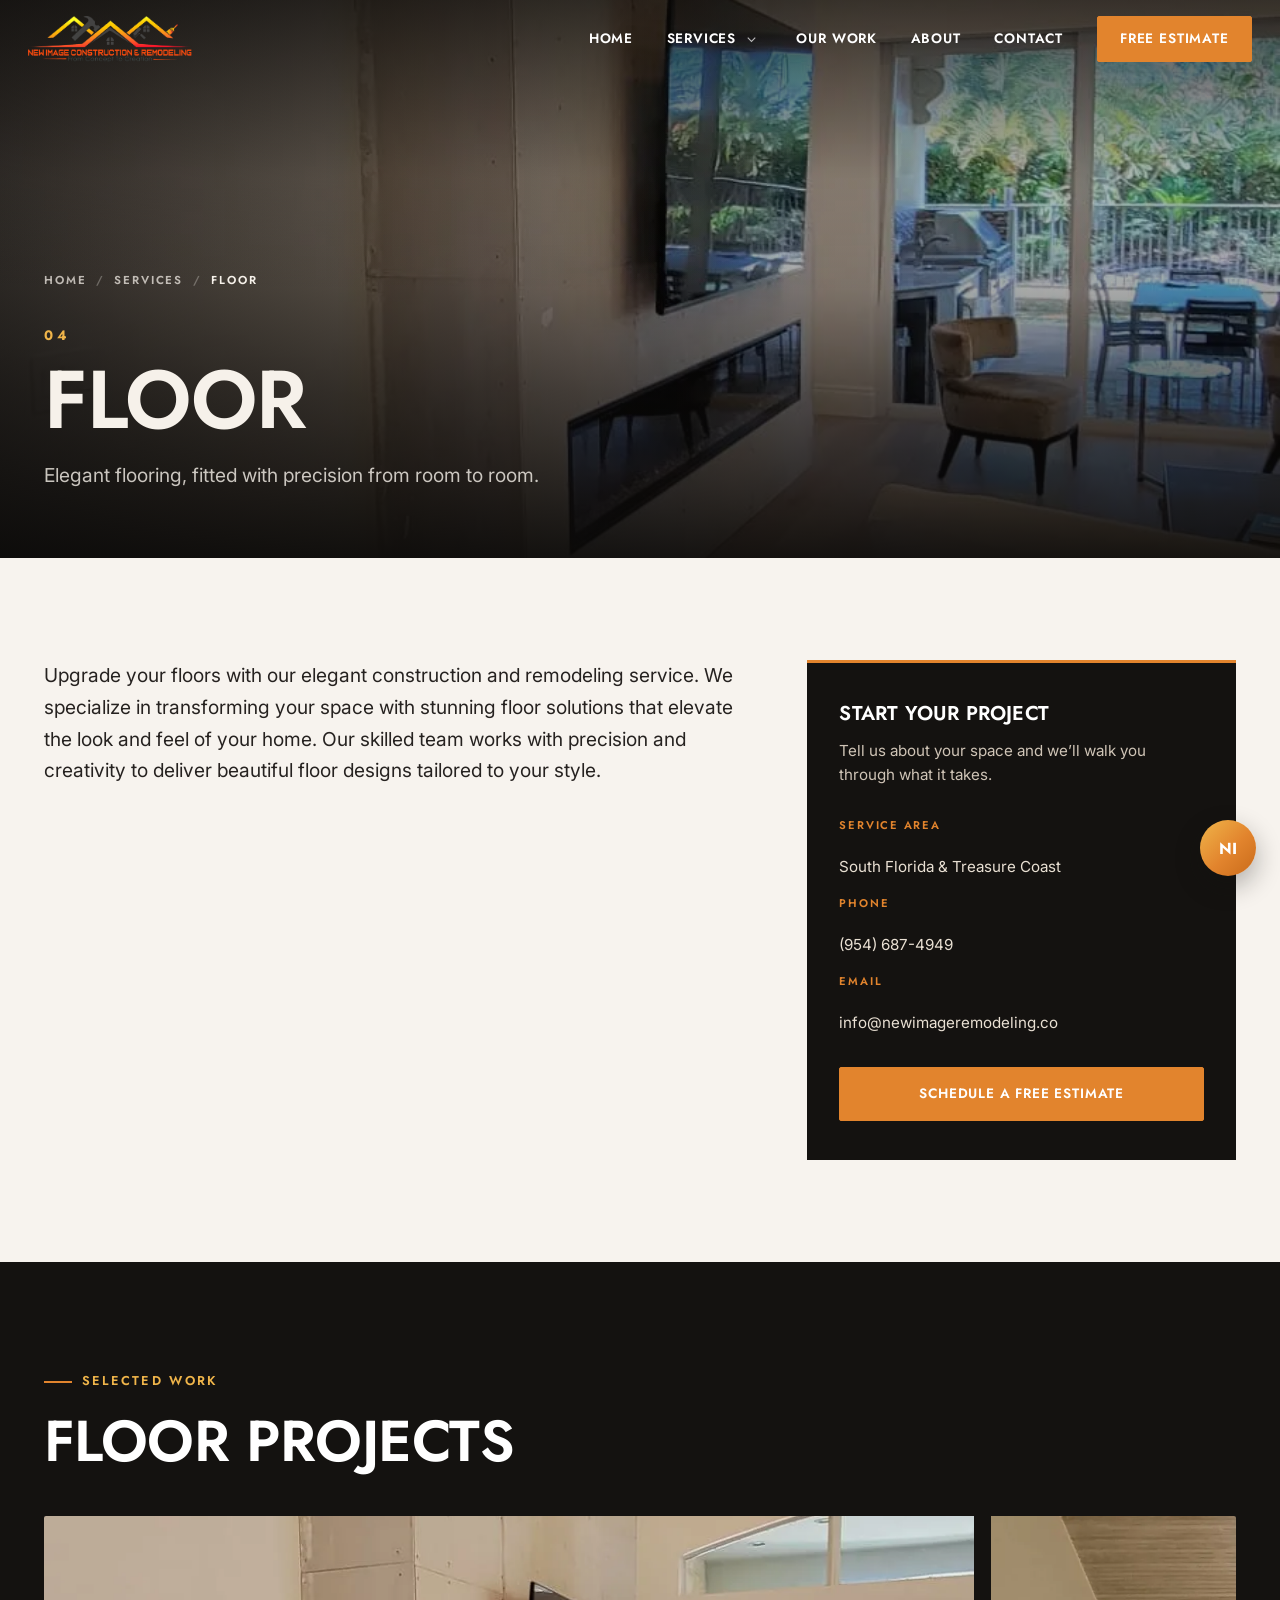
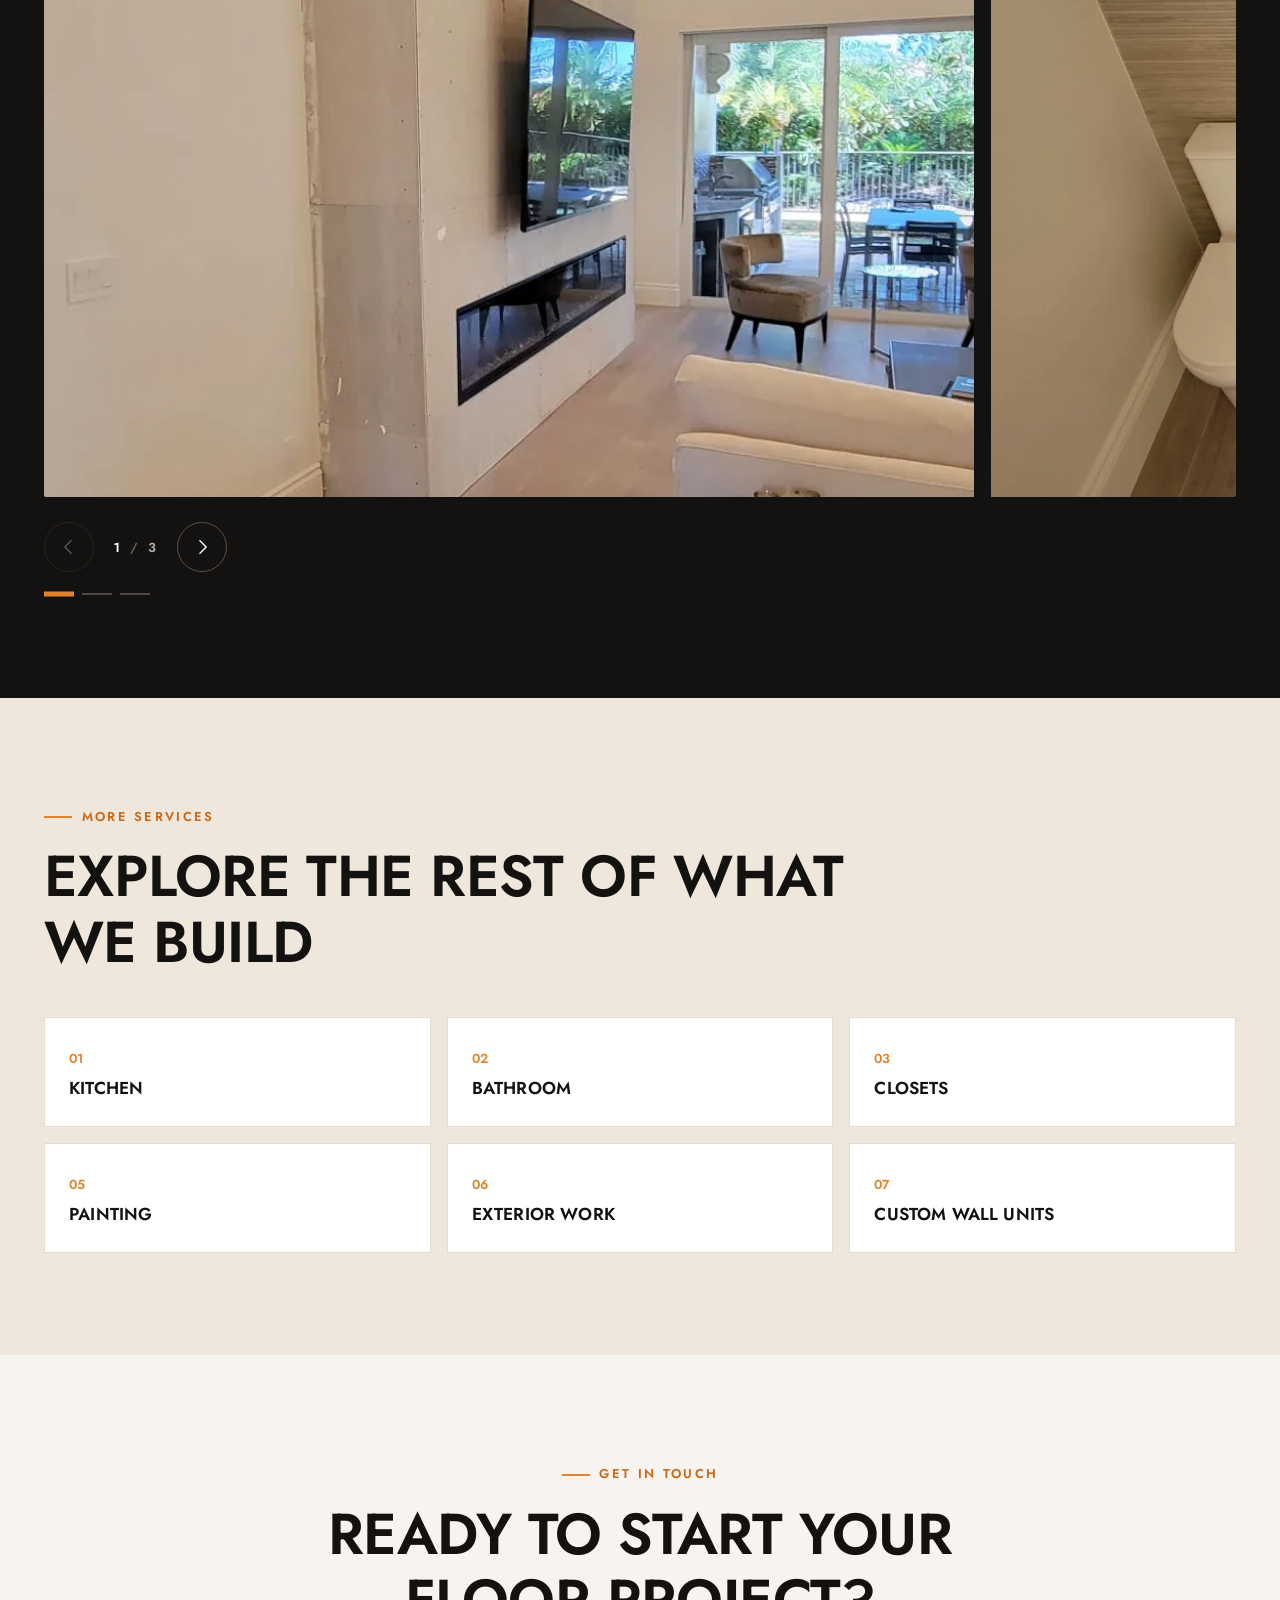
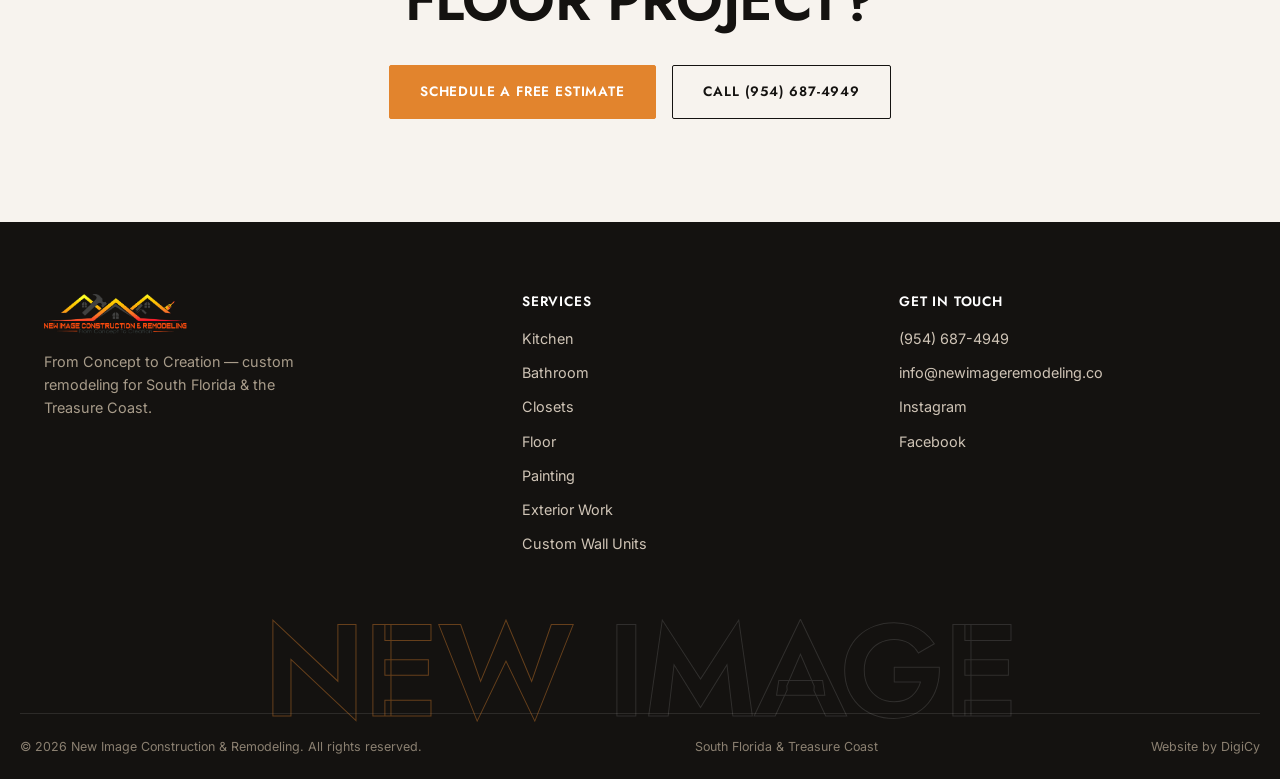
<file: services/floor/index.html>
<!DOCTYPE html>
<html lang="en">
<head>
<meta charset="UTF-8" />
<meta name="viewport" content="width=device-width, initial-scale=1.0" />
<title>Floor Remodeling | New Image Construction &amp; Remodeling</title>
<meta name="description" content="Flooring installation in South Florida & the Treasure Coast — tile, plank and wood-look floors fitted by New Image Construction & Remodeling." />
<link rel="canonical" href="https://newimageremodeling.co/services/floor/" />
<meta property="og:type" content="website" />
<meta property="og:title" content="Floor Remodeling | New Image Construction &amp; Remodeling" />
<meta property="og:description" content="Flooring installation in South Florida & the Treasure Coast — tile, plank and wood-look floors fitted by New Image Construction & Remodeling." />
<meta property="og:image" content="https://newimageremodeling.co/assets/images/gallery/floors/floor-01.webp" />
<meta property="og:url" content="https://newimageremodeling.co/services/floor/" />
<meta name="robots" content="index, follow" />
<link rel="icon" type="image/png" sizes="32x32" href="/assets/logo/favicon-32.png" />
<link rel="apple-touch-icon" sizes="180x180" href="/assets/logo/apple-touch-icon.png" />
<link rel="preconnect" href="https://fonts.googleapis.com" />
<link rel="preconnect" href="https://fonts.gstatic.com" crossorigin />
<link href="https://fonts.googleapis.com/css2?family=Jost:wght@500;600;700&family=Inter:wght@400;500;600;700&display=swap" rel="stylesheet" />
<link rel="preload" as="image" href="/assets/images/gallery/floors/floor-01.webp" fetchpriority="high" />
<link rel="stylesheet" href="/css/styles.css?v=3" />
<script type="application/ld+json">
{
  "@context": "https://schema.org",
  "@type": "Service",
  "serviceType": "Floor",
  "name": "Floor Remodeling",
  "areaServed": "South Florida & Treasure Coast",
  "url": "https://newimageremodeling.co/services/floor/",
  "provider": {
    "@type": "HomeAndConstructionBusiness",
    "name": "New Image Construction & Remodeling",
    "telephone": "+1-954-687-4949",
    "email": "info@newimageremodeling.co",
    "url": "https://newimageremodeling.co/"
  }
}
</script>
<script type="application/ld+json">
{
  "@context": "https://schema.org",
  "@type": "BreadcrumbList",
  "itemListElement": [
    {
      "@type": "ListItem",
      "position": 1,
      "name": "Home",
      "item": "https://newimageremodeling.co/"
    },
    {
      "@type": "ListItem",
      "position": 2,
      "name": "Services",
      "item": "https://newimageremodeling.co/services/"
    },
    {
      "@type": "ListItem",
      "position": 3,
      "name": "Floor",
      "item": "https://newimageremodeling.co/services/floor/"
    }
  ]
}
</script>
</head>
<body>

<header class="site-header">
  <a href="/" class="logo" aria-label="New Image Construction &amp; Remodeling — home">
    <img src="/assets/logo/newimage-logo.webp" alt="New Image Construction &amp; Remodeling" height="46" />
  </a>
  <button class="menu-toggle" aria-label="Toggle menu" aria-expanded="false">
    <span></span><span></span><span></span>
  </button>
  <nav class="main-nav">
    <a href="/">Home</a>
    <div class="nav-item" data-nav-item>
      <a href="/services/">Services</a>
      <button class="nav-sub-toggle" type="button" data-nav-toggle
              aria-expanded="false" aria-controls="nav-services" aria-label="Services submenu">
        <svg viewBox="0 0 24 24" aria-hidden="true" focusable="false"><path d="M6 9l6 6 6-6" fill="none" stroke="currentColor" stroke-width="1.8"/></svg>
      </button>
      <ul class="nav-sub" id="nav-services">
        <li><a href="/services/kitchen/">Kitchen</a></li>
        <li><a href="/services/bathroom/">Bathroom</a></li>
        <li><a href="/services/closets/">Closets</a></li>
        <li><a href="/services/floor/">Floor</a></li>
        <li><a href="/services/painting/">Painting</a></li>
        <li><a href="/services/exterior-work/">Exterior Work</a></li>
        <li><a href="/services/custom-wall-units/">Custom Wall Units</a></li>
      </ul>
    </div>
    <a href="/work/">Our Work</a>
    <a href="/about/">About</a>
    <a href="/contact/">Contact</a>
    <a href="/contact/" class="btn btn-solid nav-cta">Free Estimate</a>
  </nav>
</header>

<section class="svc-hero">
  <div class="svc-hero-media">
    <img src="/assets/images/gallery/floors/floor-01.webp" alt="Living room with a linear fireplace and continuous flooring running to the patio doors." fetchpriority="high" decoding="async" />
  </div>
  <div class="container svc-hero-inner">
    <nav class="crumbs" aria-label="Breadcrumb">
      <a href="/">Home</a><span aria-hidden="true">/</span><a href="/services/">Services</a><span aria-hidden="true">/</span><span aria-current="page">Floor</span>
    </nav>
    <p class="svc-num">04</p>
    <h1 class="svc-title">Floor</h1>
    <p class="svc-tagline">Elegant flooring, fitted with precision from room to room.</p>
  </div>
</section>

<section class="section svc-intro">
  <div class="container svc-grid">
    <div class="svc-copy" data-animate>
      <p>Upgrade your floors with our elegant construction and remodeling service. We specialize in transforming your space with stunning floor solutions that elevate the look and feel of your home. Our skilled team works with precision and creativity to deliver beautiful floor designs tailored to your style.</p>
    </div>
    <aside class="svc-aside" data-animate data-animate-delay="1">
      <div class="svc-card">
        <h2>Start your project</h2>
        <p>Tell us about your space and we&rsquo;ll walk you through what it takes.</p>
        <dl class="svc-facts">
          <dt>Service area</dt><dd>South Florida &amp; Treasure Coast</dd>
          <dt>Phone</dt><dd><a href="tel:+19546874949">(954) 687-4949</a></dd>
          <dt>Email</dt><dd><a href="mailto:info@newimageremodeling.co">info@newimageremodeling.co</a></dd>
        </dl>
        <a href="/contact/" class="btn btn-solid">Schedule a Free Estimate</a>
      </div>
    </aside>
  </div>
</section>

<section class="section svc-gallery">
  <div class="container">
    <p class="eyebrow" data-animate>Selected Work</p>
    <h2 class="section-title" data-animate data-animate-delay="1">Floor projects</h2>
    <div data-animate data-animate-delay="2" style="margin-top:2.6rem;">
      <div class="carousel" data-carousel>
        <div class="carousel-viewport" data-carousel-viewport tabindex="0"
             role="group" aria-roledescription="carousel" aria-label="Floor projects">
          <ul class="carousel-track">
          <li class="carousel-slide">
            <img src="/assets/images/gallery/floors/floor-01.webp" alt="Living room with a linear fireplace and continuous flooring running to the patio doors." loading="lazy" decoding="async" />
          </li>
          <li class="carousel-slide">
            <img src="/assets/images/gallery/floors/floor-02.webp" alt="Bathroom with wood-look plank flooring and a floating vanity." loading="lazy" decoding="async" />
          </li>
          <li class="carousel-slide">
            <img src="/assets/images/gallery/floors/floor-03.webp" alt="Bathroom with tile flooring, an arched window and a dark vanity." loading="lazy" decoding="async" />
          </li>
          </ul>
        </div>

        <div class="carousel-ui">
          <button class="carousel-btn" type="button" data-carousel-prev aria-label="Previous image">
            <svg viewBox="0 0 24 24" aria-hidden="true" focusable="false"><path d="M15 4 7 12l8 8" fill="none" stroke="currentColor" stroke-width="1.6"/></svg>
          </button>
          <p class="carousel-status" aria-live="polite" aria-atomic="true">
            <span data-carousel-index>1</span><span class="carousel-sep">/</span><span>3</span>
          </p>
          <button class="carousel-btn" type="button" data-carousel-next aria-label="Next image">
            <svg viewBox="0 0 24 24" aria-hidden="true" focusable="false"><path d="M9 4l8 8-8 8" fill="none" stroke="currentColor" stroke-width="1.6"/></svg>
          </button>
        </div>

        <ol class="carousel-dots" data-carousel-dots>
        <li><button type="button" data-carousel-dot="0" aria-label="Go to image 1 of 3"></button></li>
        <li><button type="button" data-carousel-dot="1" aria-label="Go to image 2 of 3"></button></li>
        <li><button type="button" data-carousel-dot="2" aria-label="Go to image 3 of 3"></button></li>
        </ol>
      </div>
    </div>
  </div>
</section>
<section class="section svc-more">
  <div class="container">
    <p class="eyebrow" data-animate>More Services</p>
    <h2 class="section-title" data-animate data-animate-delay="1">Explore the rest of what we build</h2>
    <div class="svc-more-grid" data-animate data-animate-delay="2">
      <a class="svc-more-card" href="/services/kitchen/">
        <span class="num">01</span>
        <h3>Kitchen</h3>
      </a>
      <a class="svc-more-card" href="/services/bathroom/">
        <span class="num">02</span>
        <h3>Bathroom</h3>
      </a>
      <a class="svc-more-card" href="/services/closets/">
        <span class="num">03</span>
        <h3>Closets</h3>
      </a>
      <a class="svc-more-card" href="/services/painting/">
        <span class="num">05</span>
        <h3>Painting</h3>
      </a>
      <a class="svc-more-card" href="/services/exterior-work/">
        <span class="num">06</span>
        <h3>Exterior Work</h3>
      </a>
      <a class="svc-more-card" href="/services/custom-wall-units/">
        <span class="num">07</span>
        <h3>Custom Wall Units</h3>
      </a>
    </div>
  </div>
</section>

<section class="section" style="text-align:center;">
  <div class="container">
    <p class="eyebrow" data-animate style="justify-content:center;">Get In Touch</p>
    <h2 class="section-title" data-animate data-animate-delay="1" style="margin:0 auto; text-align:center;">Ready to start your floor project?</h2>
    <div class="btn-row" style="justify-content:center; margin-top:2rem;" data-animate data-animate-delay="2">
      <a href="/contact/" class="btn btn-solid">Schedule a Free Estimate</a>
      <a href="tel:+19546874949" class="btn">Call (954) 687-4949</a>
    </div>
  </div>
</section>

<footer class="site-footer">
  <div class="container footer-grid">
    <div>
      <a href="/" class="logo">
        <img src="/assets/logo/newimage-logo.webp" alt="New Image Construction &amp; Remodeling" height="40" />
      </a>
      <p class="footer-tagline">From Concept to Creation — custom remodeling for South Florida &amp; the Treasure Coast.</p>
    </div>
    <div>
      <h4>Services</h4>
      <div class="footer-links">
        <a href="/services/kitchen/">Kitchen</a>
        <a href="/services/bathroom/">Bathroom</a>
        <a href="/services/closets/">Closets</a>
        <a href="/services/floor/">Floor</a>
        <a href="/services/painting/">Painting</a>
        <a href="/services/exterior-work/">Exterior Work</a>
        <a href="/services/custom-wall-units/">Custom Wall Units</a>
      </div>
    </div>
    <div>
      <h4>Get In Touch</h4>
      <div class="footer-links">
        <a href="tel:+19546874949">(954) 687-4949</a>
        <a href="mailto:info@newimageremodeling.co">info@newimageremodeling.co</a>
        <a href="https://www.instagram.com/newimageconstruction_remodel/" target="_blank" rel="noopener">Instagram</a>
        <a href="https://www.facebook.com/profile.php?id=100067156015493" target="_blank" rel="noopener">Facebook</a>
      </div>
    </div>
  </div>
  <p class="footer-wordmark" aria-hidden="true"><span>New</span> Image</p>
  <div class="container footer-bottom">
    <span>&copy; <span data-year></span> New Image Construction &amp; Remodeling. All rights reserved.</span>
    <span>South Florida &amp; Treasure Coast</span>
    <span>Website by <a href="https://digicyus.com" target="_blank" rel="noopener">DigiCy</a></span>
  </div>
</footer>

<button class="ai-fab" type="button" aria-expanded="false" aria-controls="ai-fab-panel" aria-label="Chat with New Image — quick answers">NI</button>
<div class="ai-fab-panel" id="ai-fab-panel" hidden>
  <div class="ai-fab-panel-head">
    <p class="ai-fab-panel-title"><span>NI</span> — Quick Help</p>
    <button class="ai-fab-close" type="button" aria-label="Close">&times;</button>
  </div>
  <div class="ai-fab-messages" data-ai-messages aria-live="polite"></div>
  <div class="ai-fab-chips" data-ai-chips hidden></div>
  <form class="ai-fab-form" data-ai-form>
    <input type="text" class="ai-fab-input" data-ai-input placeholder="Ask about services, pricing, contact…" aria-label="Ask a question" autocomplete="off" />
    <button type="submit" class="ai-fab-send" aria-label="Send">
      <svg viewBox="0 0 16 10" fill="none" stroke="currentColor" stroke-width="1.6" aria-hidden="true"><path d="M0 5h15M11 1l4 4-4 4"/></svg>
    </button>
  </form>
  <details class="ai-fab-onpage">
    <summary>Jump to a section on this page</summary>
    <ul class="ai-fab-list"></ul>
  </details>
</div>

<script src="/js/main.js?v=3"></script>
</body>
</html>
</file>
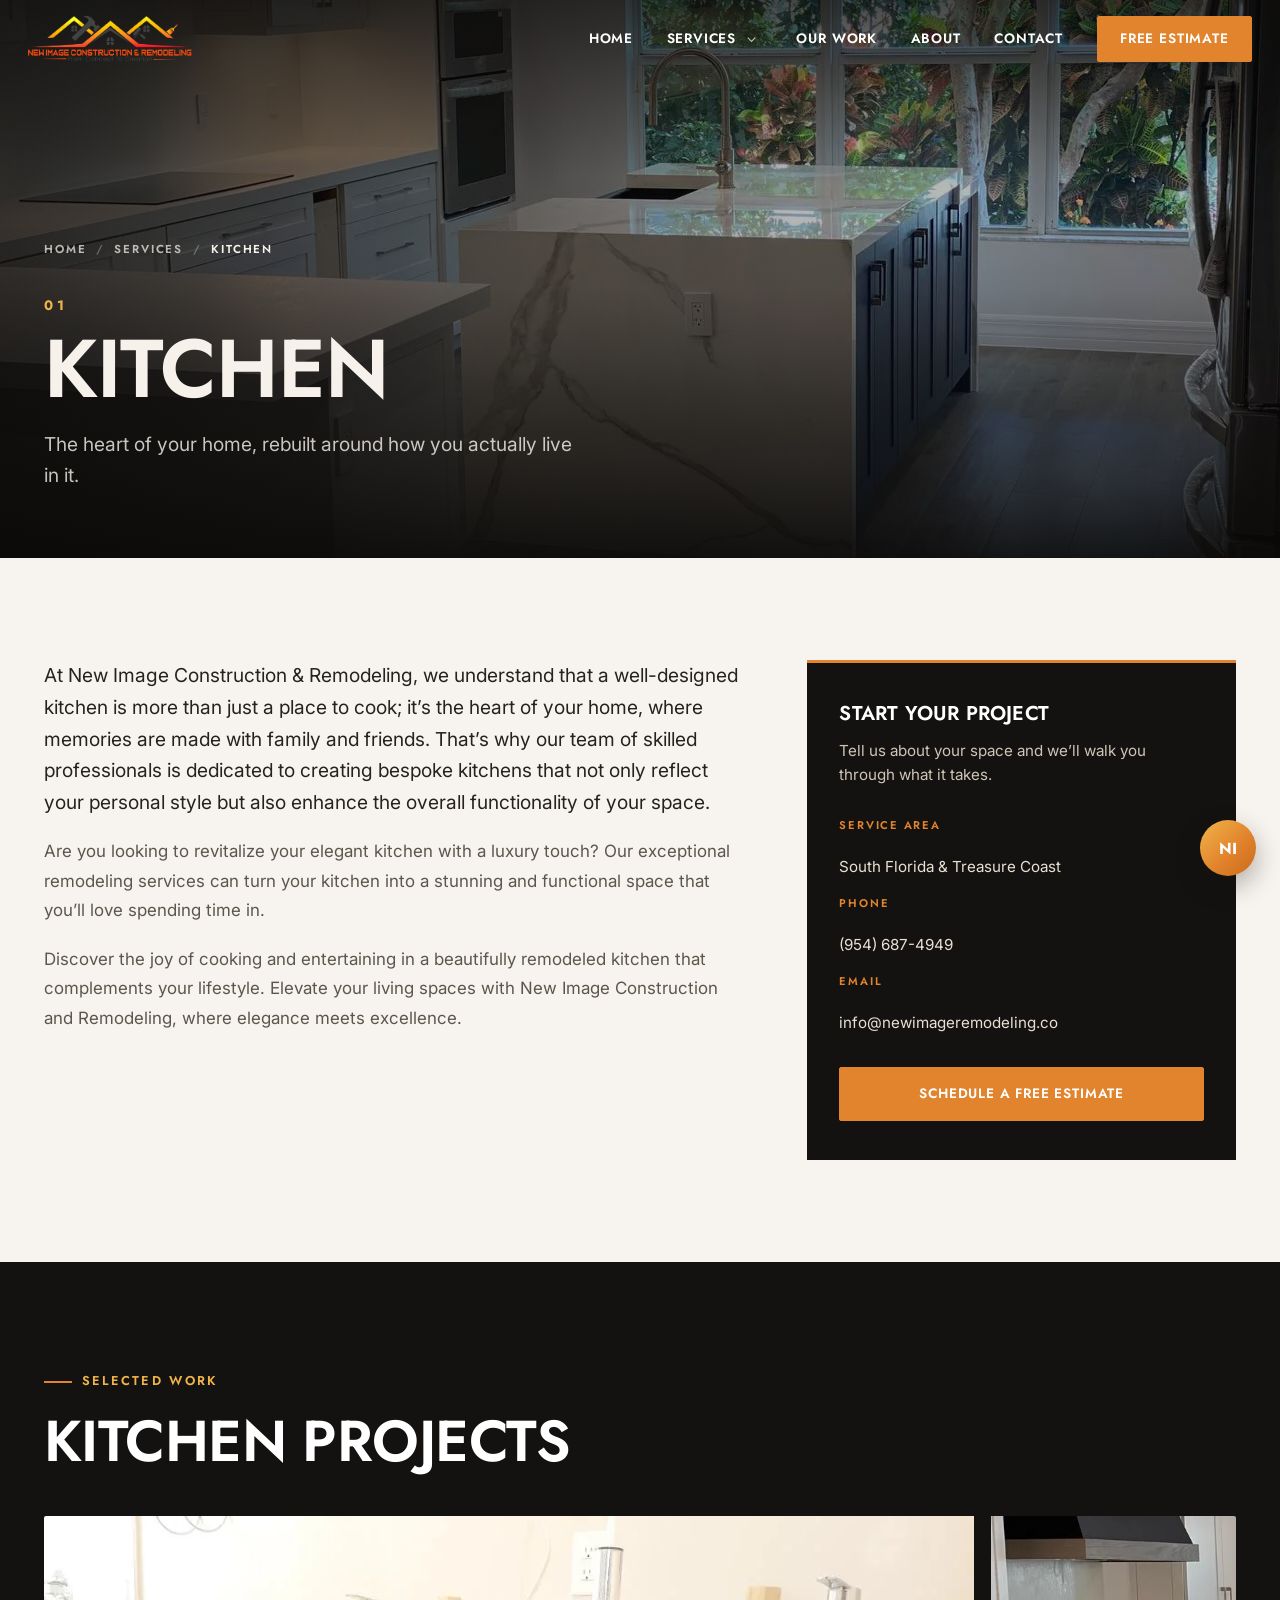
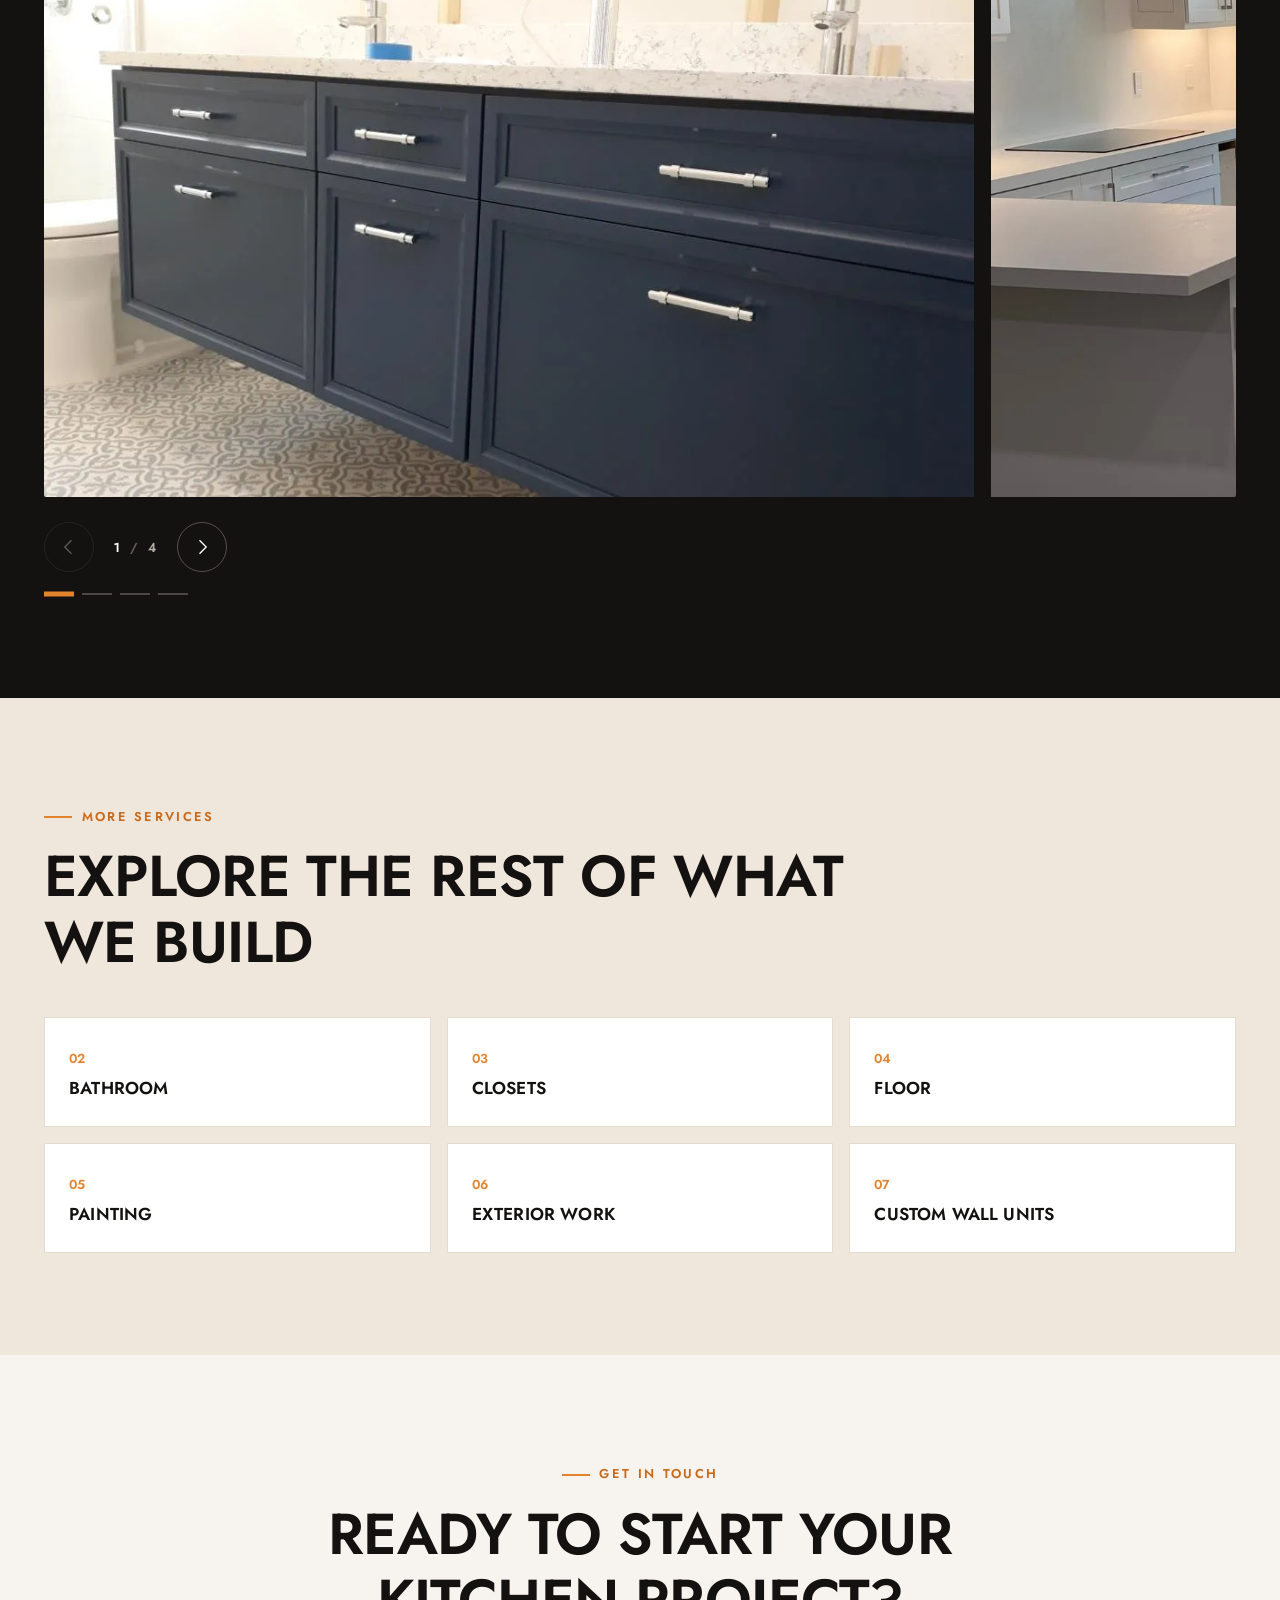
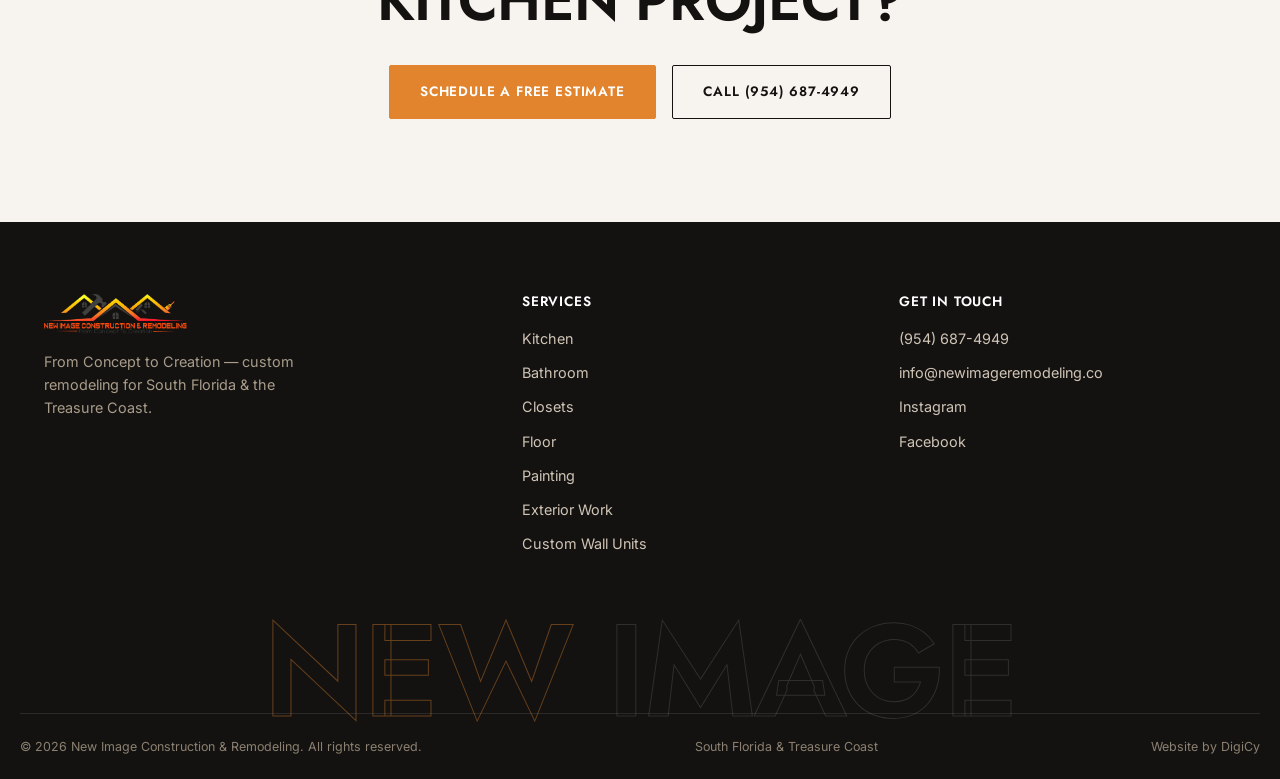
<file: services/kitchen/index.html>
<!DOCTYPE html>
<html lang="en">
<head>
<meta charset="UTF-8" />
<meta name="viewport" content="width=device-width, initial-scale=1.0" />
<title>Kitchen Remodeling | New Image Construction &amp; Remodeling</title>
<meta name="description" content="Custom kitchen remodeling in South Florida & the Treasure Coast — bespoke cabinetry, islands and countertops by New Image Construction & Remodeling." />
<link rel="canonical" href="https://newimageremodeling.co/services/kitchen/" />
<meta property="og:type" content="website" />
<meta property="og:title" content="Kitchen Remodeling | New Image Construction &amp; Remodeling" />
<meta property="og:description" content="Custom kitchen remodeling in South Florida & the Treasure Coast — bespoke cabinetry, islands and countertops by New Image Construction & Remodeling." />
<meta property="og:image" content="https://newimageremodeling.co/assets/images/gallery/kitchens/kitchen-02.webp" />
<meta property="og:url" content="https://newimageremodeling.co/services/kitchen/" />
<meta name="robots" content="index, follow" />
<link rel="icon" type="image/png" sizes="32x32" href="/assets/logo/favicon-32.png" />
<link rel="apple-touch-icon" sizes="180x180" href="/assets/logo/apple-touch-icon.png" />
<link rel="preconnect" href="https://fonts.googleapis.com" />
<link rel="preconnect" href="https://fonts.gstatic.com" crossorigin />
<link href="https://fonts.googleapis.com/css2?family=Jost:wght@500;600;700&family=Inter:wght@400;500;600;700&display=swap" rel="stylesheet" />
<link rel="preload" as="image" href="/assets/images/gallery/kitchens/kitchen-02.webp" fetchpriority="high" />
<link rel="stylesheet" href="/css/styles.css?v=3" />
<script type="application/ld+json">
{
  "@context": "https://schema.org",
  "@type": "Service",
  "serviceType": "Kitchen",
  "name": "Kitchen Remodeling",
  "areaServed": "South Florida & Treasure Coast",
  "url": "https://newimageremodeling.co/services/kitchen/",
  "provider": {
    "@type": "HomeAndConstructionBusiness",
    "name": "New Image Construction & Remodeling",
    "telephone": "+1-954-687-4949",
    "email": "info@newimageremodeling.co",
    "url": "https://newimageremodeling.co/"
  }
}
</script>
<script type="application/ld+json">
{
  "@context": "https://schema.org",
  "@type": "BreadcrumbList",
  "itemListElement": [
    {
      "@type": "ListItem",
      "position": 1,
      "name": "Home",
      "item": "https://newimageremodeling.co/"
    },
    {
      "@type": "ListItem",
      "position": 2,
      "name": "Services",
      "item": "https://newimageremodeling.co/services/"
    },
    {
      "@type": "ListItem",
      "position": 3,
      "name": "Kitchen",
      "item": "https://newimageremodeling.co/services/kitchen/"
    }
  ]
}
</script>
</head>
<body>

<header class="site-header">
  <a href="/" class="logo" aria-label="New Image Construction &amp; Remodeling — home">
    <img src="/assets/logo/newimage-logo.webp" alt="New Image Construction &amp; Remodeling" height="46" />
  </a>
  <button class="menu-toggle" aria-label="Toggle menu" aria-expanded="false">
    <span></span><span></span><span></span>
  </button>
  <nav class="main-nav">
    <a href="/">Home</a>
    <div class="nav-item" data-nav-item>
      <a href="/services/">Services</a>
      <button class="nav-sub-toggle" type="button" data-nav-toggle
              aria-expanded="false" aria-controls="nav-services" aria-label="Services submenu">
        <svg viewBox="0 0 24 24" aria-hidden="true" focusable="false"><path d="M6 9l6 6 6-6" fill="none" stroke="currentColor" stroke-width="1.8"/></svg>
      </button>
      <ul class="nav-sub" id="nav-services">
        <li><a href="/services/kitchen/">Kitchen</a></li>
        <li><a href="/services/bathroom/">Bathroom</a></li>
        <li><a href="/services/closets/">Closets</a></li>
        <li><a href="/services/floor/">Floor</a></li>
        <li><a href="/services/painting/">Painting</a></li>
        <li><a href="/services/exterior-work/">Exterior Work</a></li>
        <li><a href="/services/custom-wall-units/">Custom Wall Units</a></li>
      </ul>
    </div>
    <a href="/work/">Our Work</a>
    <a href="/about/">About</a>
    <a href="/contact/">Contact</a>
    <a href="/contact/" class="btn btn-solid nav-cta">Free Estimate</a>
  </nav>
</header>

<section class="svc-hero">
  <div class="svc-hero-media">
    <img src="/assets/images/gallery/kitchens/kitchen-02.webp" alt="White kitchen with a waterfall marble island, wall ovens and garden windows." fetchpriority="high" decoding="async" />
  </div>
  <div class="container svc-hero-inner">
    <nav class="crumbs" aria-label="Breadcrumb">
      <a href="/">Home</a><span aria-hidden="true">/</span><a href="/services/">Services</a><span aria-hidden="true">/</span><span aria-current="page">Kitchen</span>
    </nav>
    <p class="svc-num">01</p>
    <h1 class="svc-title">Kitchen</h1>
    <p class="svc-tagline">The heart of your home, rebuilt around how you actually live in it.</p>
  </div>
</section>

<section class="section svc-intro">
  <div class="container svc-grid">
    <div class="svc-copy" data-animate>
      <p>At New Image Construction &amp; Remodeling, we understand that a well-designed kitchen is more than just a place to cook; it&rsquo;s the heart of your home, where memories are made with family and friends. That&rsquo;s why our team of skilled professionals is dedicated to creating bespoke kitchens that not only reflect your personal style but also enhance the overall functionality of your space.</p>
      <p>Are you looking to revitalize your elegant kitchen with a luxury touch? Our exceptional remodeling services can turn your kitchen into a stunning and functional space that you&rsquo;ll love spending time in.</p>
      <p>Discover the joy of cooking and entertaining in a beautifully remodeled kitchen that complements your lifestyle. Elevate your living spaces with New Image Construction and Remodeling, where elegance meets excellence.</p>
    </div>
    <aside class="svc-aside" data-animate data-animate-delay="1">
      <div class="svc-card">
        <h2>Start your project</h2>
        <p>Tell us about your space and we&rsquo;ll walk you through what it takes.</p>
        <dl class="svc-facts">
          <dt>Service area</dt><dd>South Florida &amp; Treasure Coast</dd>
          <dt>Phone</dt><dd><a href="tel:+19546874949">(954) 687-4949</a></dd>
          <dt>Email</dt><dd><a href="mailto:info@newimageremodeling.co">info@newimageremodeling.co</a></dd>
        </dl>
        <a href="/contact/" class="btn btn-solid">Schedule a Free Estimate</a>
      </div>
    </aside>
  </div>
</section>

<section class="section svc-gallery">
  <div class="container">
    <p class="eyebrow" data-animate>Selected Work</p>
    <h2 class="section-title" data-animate data-animate-delay="1">Kitchen projects</h2>
    <div data-animate data-animate-delay="2" style="margin-top:2.6rem;">
      <div class="carousel" data-carousel>
        <div class="carousel-viewport" data-carousel-viewport tabindex="0"
             role="group" aria-roledescription="carousel" aria-label="Kitchen projects">
          <ul class="carousel-track">
          <li class="carousel-slide">
            <img src="/assets/images/gallery/kitchens/kitchen-01.webp" alt="Navy blue kitchen base cabinets with brushed chrome bar pulls and a light stone countertop." loading="lazy" decoding="async" />
          </li>
          <li class="carousel-slide">
            <img src="/assets/images/gallery/kitchens/kitchen-02.webp" alt="White kitchen with a waterfall marble island, wall ovens and garden windows." loading="lazy" decoding="async" />
          </li>
          <li class="carousel-slide">
            <img src="/assets/images/gallery/kitchens/kitchen-04.webp" alt="Marble countertop with an undermount sink, gooseneck faucet and stainless wall ovens." loading="lazy" decoding="async" />
          </li>
          <li class="carousel-slide">
            <img src="/assets/images/gallery/kitchens/kitchen-05.webp" alt="Cream flat-panel kitchen cabinets with a stainless dishwasher and wood-look flooring." loading="lazy" decoding="async" />
          </li>
          </ul>
        </div>

        <div class="carousel-ui">
          <button class="carousel-btn" type="button" data-carousel-prev aria-label="Previous image">
            <svg viewBox="0 0 24 24" aria-hidden="true" focusable="false"><path d="M15 4 7 12l8 8" fill="none" stroke="currentColor" stroke-width="1.6"/></svg>
          </button>
          <p class="carousel-status" aria-live="polite" aria-atomic="true">
            <span data-carousel-index>1</span><span class="carousel-sep">/</span><span>4</span>
          </p>
          <button class="carousel-btn" type="button" data-carousel-next aria-label="Next image">
            <svg viewBox="0 0 24 24" aria-hidden="true" focusable="false"><path d="M9 4l8 8-8 8" fill="none" stroke="currentColor" stroke-width="1.6"/></svg>
          </button>
        </div>

        <ol class="carousel-dots" data-carousel-dots>
        <li><button type="button" data-carousel-dot="0" aria-label="Go to image 1 of 4"></button></li>
        <li><button type="button" data-carousel-dot="1" aria-label="Go to image 2 of 4"></button></li>
        <li><button type="button" data-carousel-dot="2" aria-label="Go to image 3 of 4"></button></li>
        <li><button type="button" data-carousel-dot="3" aria-label="Go to image 4 of 4"></button></li>
        </ol>
      </div>
    </div>
  </div>
</section>
<section class="section svc-more">
  <div class="container">
    <p class="eyebrow" data-animate>More Services</p>
    <h2 class="section-title" data-animate data-animate-delay="1">Explore the rest of what we build</h2>
    <div class="svc-more-grid" data-animate data-animate-delay="2">
      <a class="svc-more-card" href="/services/bathroom/">
        <span class="num">02</span>
        <h3>Bathroom</h3>
      </a>
      <a class="svc-more-card" href="/services/closets/">
        <span class="num">03</span>
        <h3>Closets</h3>
      </a>
      <a class="svc-more-card" href="/services/floor/">
        <span class="num">04</span>
        <h3>Floor</h3>
      </a>
      <a class="svc-more-card" href="/services/painting/">
        <span class="num">05</span>
        <h3>Painting</h3>
      </a>
      <a class="svc-more-card" href="/services/exterior-work/">
        <span class="num">06</span>
        <h3>Exterior Work</h3>
      </a>
      <a class="svc-more-card" href="/services/custom-wall-units/">
        <span class="num">07</span>
        <h3>Custom Wall Units</h3>
      </a>
    </div>
  </div>
</section>

<section class="section" style="text-align:center;">
  <div class="container">
    <p class="eyebrow" data-animate style="justify-content:center;">Get In Touch</p>
    <h2 class="section-title" data-animate data-animate-delay="1" style="margin:0 auto; text-align:center;">Ready to start your kitchen project?</h2>
    <div class="btn-row" style="justify-content:center; margin-top:2rem;" data-animate data-animate-delay="2">
      <a href="/contact/" class="btn btn-solid">Schedule a Free Estimate</a>
      <a href="tel:+19546874949" class="btn">Call (954) 687-4949</a>
    </div>
  </div>
</section>

<footer class="site-footer">
  <div class="container footer-grid">
    <div>
      <a href="/" class="logo">
        <img src="/assets/logo/newimage-logo.webp" alt="New Image Construction &amp; Remodeling" height="40" />
      </a>
      <p class="footer-tagline">From Concept to Creation — custom remodeling for South Florida &amp; the Treasure Coast.</p>
    </div>
    <div>
      <h4>Services</h4>
      <div class="footer-links">
        <a href="/services/kitchen/">Kitchen</a>
        <a href="/services/bathroom/">Bathroom</a>
        <a href="/services/closets/">Closets</a>
        <a href="/services/floor/">Floor</a>
        <a href="/services/painting/">Painting</a>
        <a href="/services/exterior-work/">Exterior Work</a>
        <a href="/services/custom-wall-units/">Custom Wall Units</a>
      </div>
    </div>
    <div>
      <h4>Get In Touch</h4>
      <div class="footer-links">
        <a href="tel:+19546874949">(954) 687-4949</a>
        <a href="mailto:info@newimageremodeling.co">info@newimageremodeling.co</a>
        <a href="https://www.instagram.com/newimageconstruction_remodel/" target="_blank" rel="noopener">Instagram</a>
        <a href="https://www.facebook.com/profile.php?id=100067156015493" target="_blank" rel="noopener">Facebook</a>
      </div>
    </div>
  </div>
  <p class="footer-wordmark" aria-hidden="true"><span>New</span> Image</p>
  <div class="container footer-bottom">
    <span>&copy; <span data-year></span> New Image Construction &amp; Remodeling. All rights reserved.</span>
    <span>South Florida &amp; Treasure Coast</span>
    <span>Website by <a href="https://digicyus.com" target="_blank" rel="noopener">DigiCy</a></span>
  </div>
</footer>

<button class="ai-fab" type="button" aria-expanded="false" aria-controls="ai-fab-panel" aria-label="Chat with New Image — quick answers">NI</button>
<div class="ai-fab-panel" id="ai-fab-panel" hidden>
  <div class="ai-fab-panel-head">
    <p class="ai-fab-panel-title"><span>NI</span> — Quick Help</p>
    <button class="ai-fab-close" type="button" aria-label="Close">&times;</button>
  </div>
  <div class="ai-fab-messages" data-ai-messages aria-live="polite"></div>
  <div class="ai-fab-chips" data-ai-chips hidden></div>
  <form class="ai-fab-form" data-ai-form>
    <input type="text" class="ai-fab-input" data-ai-input placeholder="Ask about services, pricing, contact…" aria-label="Ask a question" autocomplete="off" />
    <button type="submit" class="ai-fab-send" aria-label="Send">
      <svg viewBox="0 0 16 10" fill="none" stroke="currentColor" stroke-width="1.6" aria-hidden="true"><path d="M0 5h15M11 1l4 4-4 4"/></svg>
    </button>
  </form>
  <details class="ai-fab-onpage">
    <summary>Jump to a section on this page</summary>
    <ul class="ai-fab-list"></ul>
  </details>
</div>

<script src="/js/main.js?v=3"></script>
</body>
</html>
</file>
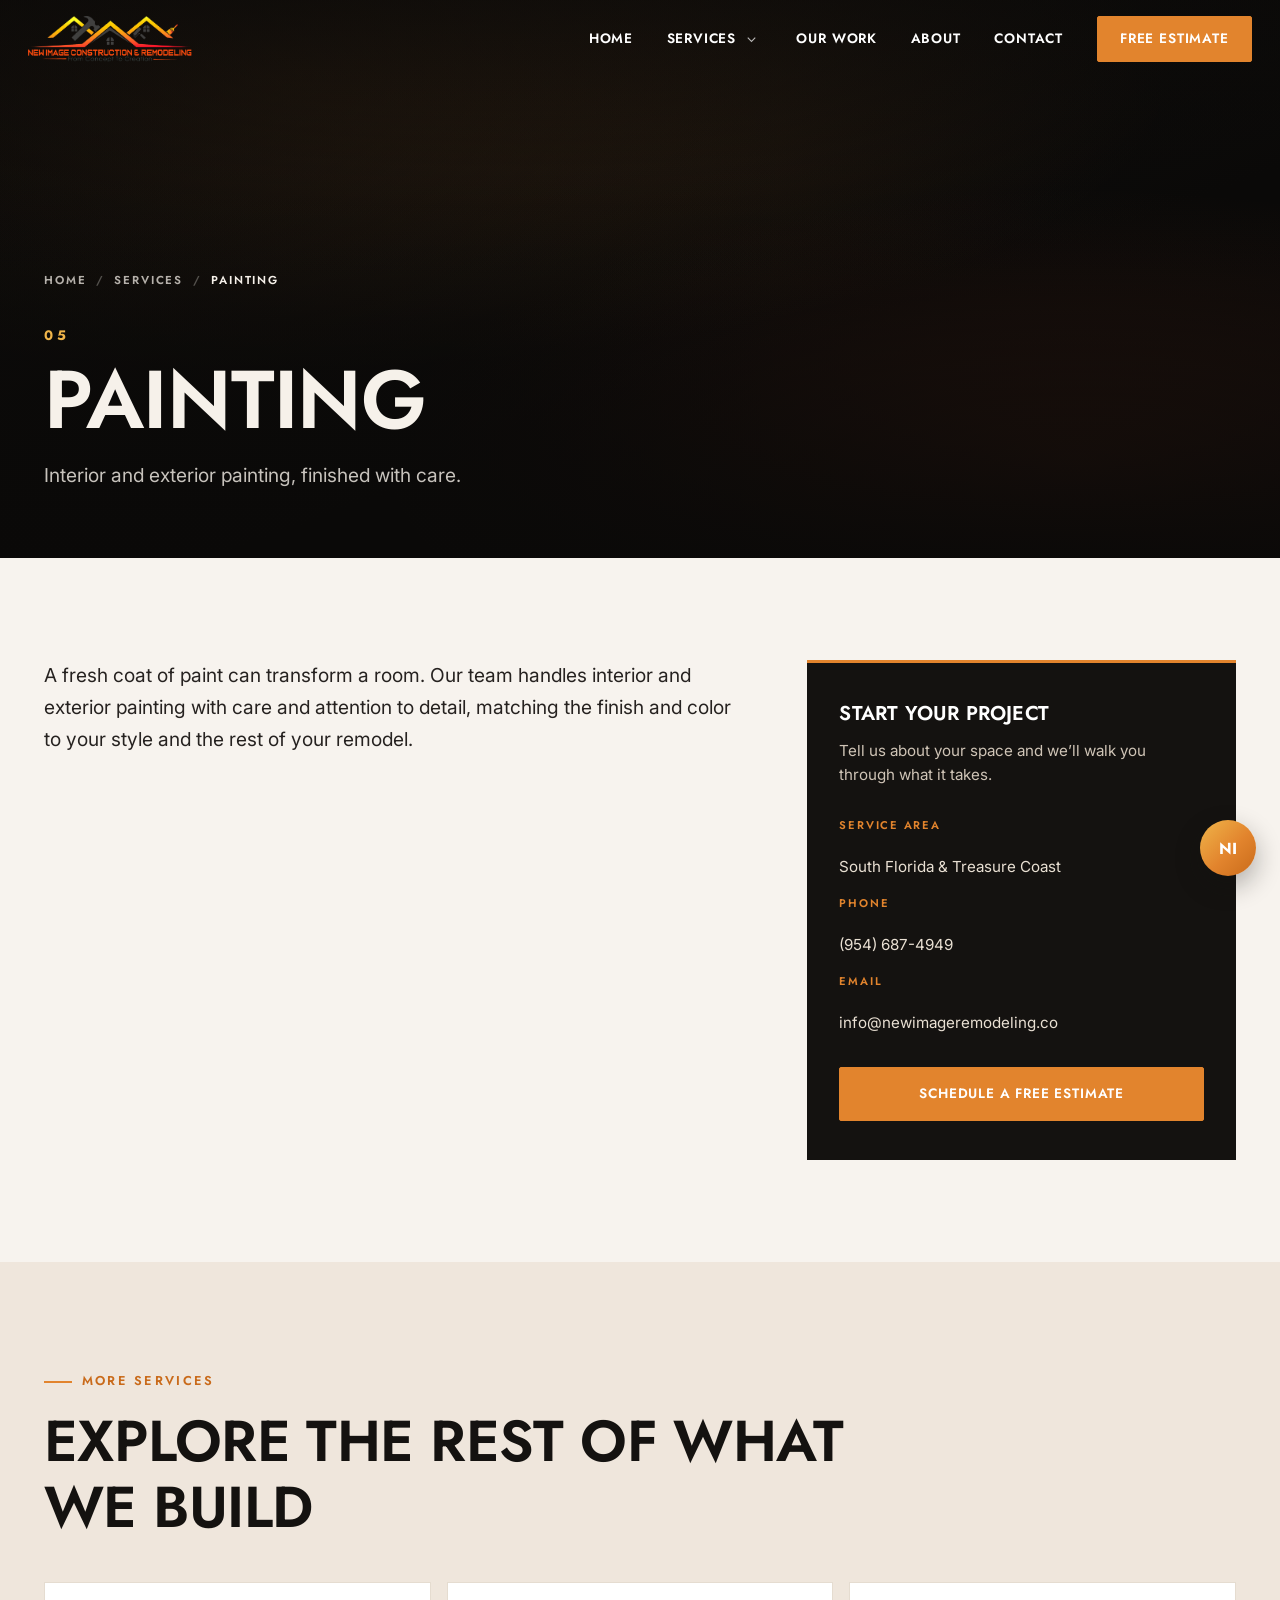
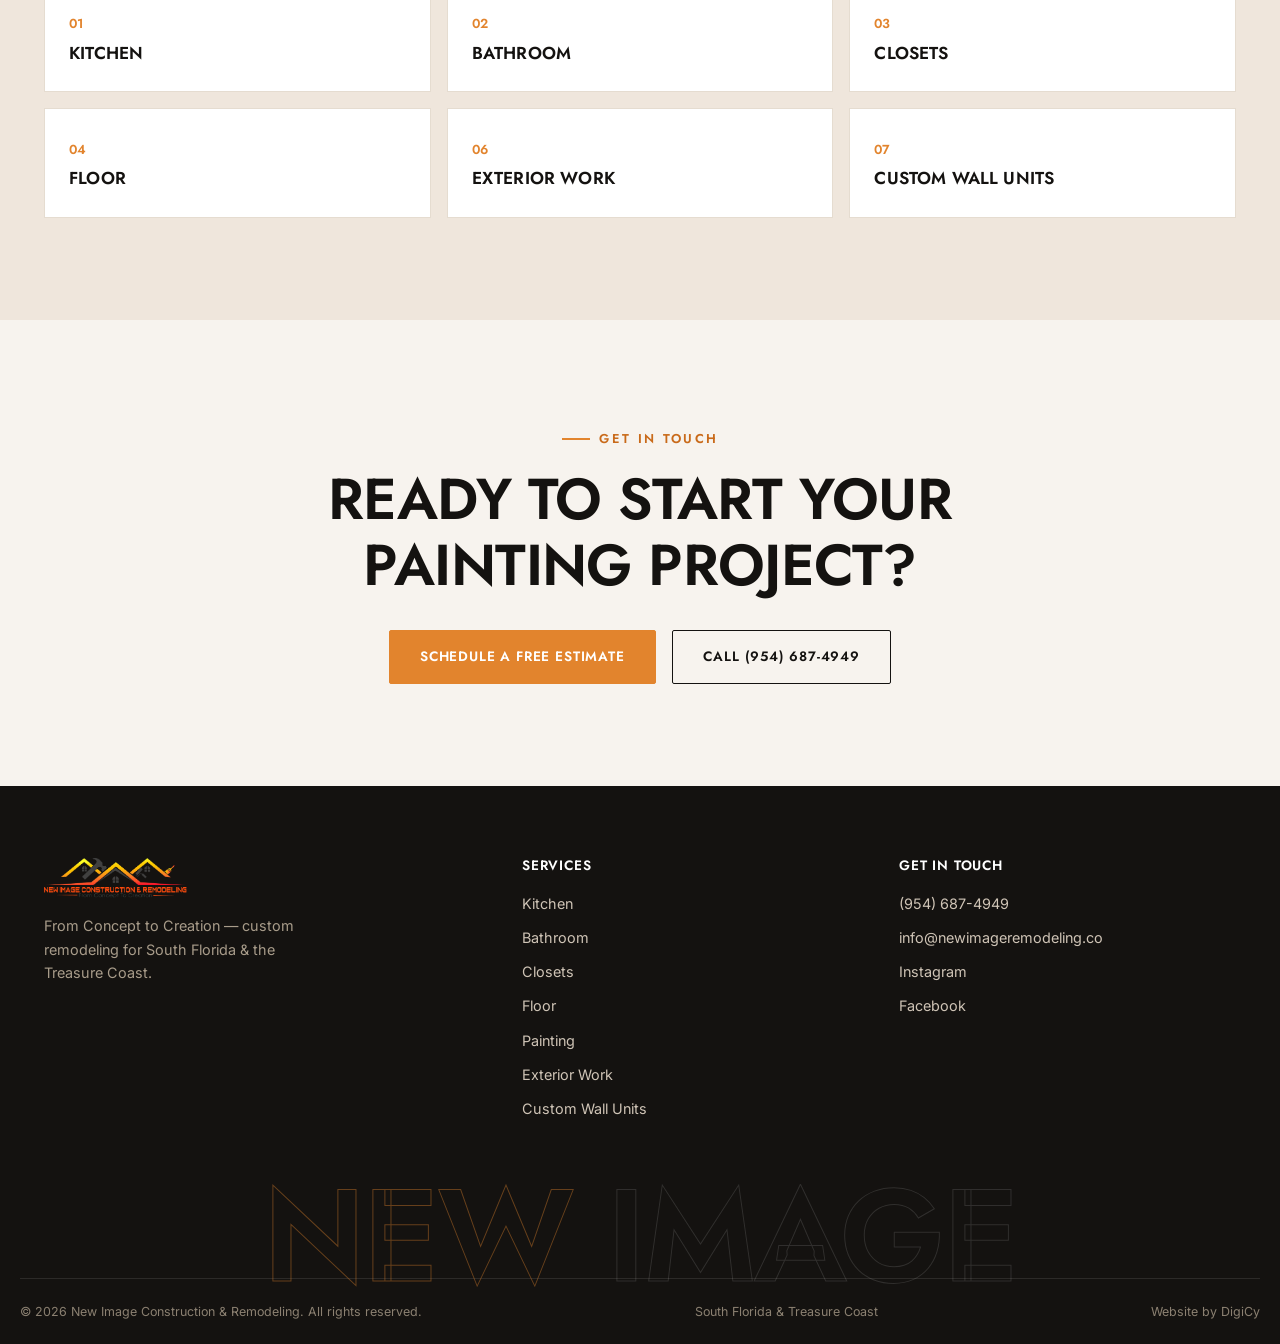
<file: services/painting/index.html>
<!DOCTYPE html>
<html lang="en">
<head>
<meta charset="UTF-8" />
<meta name="viewport" content="width=device-width, initial-scale=1.0" />
<title>Painting Remodeling | New Image Construction &amp; Remodeling</title>
<meta name="description" content="Interior and exterior painting in South Florida & the Treasure Coast by New Image Construction & Remodeling." />
<link rel="canonical" href="https://newimageremodeling.co/services/painting/" />
<meta property="og:type" content="website" />
<meta property="og:title" content="Painting Remodeling | New Image Construction &amp; Remodeling" />
<meta property="og:description" content="Interior and exterior painting in South Florida & the Treasure Coast by New Image Construction & Remodeling." />
<meta property="og:image" content="https://newimageremodeling.co/assets/logo/newimage-logo.png" />
<meta property="og:url" content="https://newimageremodeling.co/services/painting/" />
<meta name="robots" content="index, follow" />
<link rel="icon" type="image/png" sizes="32x32" href="/assets/logo/favicon-32.png" />
<link rel="apple-touch-icon" sizes="180x180" href="/assets/logo/apple-touch-icon.png" />
<link rel="preconnect" href="https://fonts.googleapis.com" />
<link rel="preconnect" href="https://fonts.gstatic.com" crossorigin />
<link href="https://fonts.googleapis.com/css2?family=Jost:wght@500;600;700&family=Inter:wght@400;500;600;700&display=swap" rel="stylesheet" />
<link rel="stylesheet" href="/css/styles.css?v=3" />
<script type="application/ld+json">
{
  "@context": "https://schema.org",
  "@type": "Service",
  "serviceType": "Painting",
  "name": "Painting Remodeling",
  "areaServed": "South Florida & Treasure Coast",
  "url": "https://newimageremodeling.co/services/painting/",
  "provider": {
    "@type": "HomeAndConstructionBusiness",
    "name": "New Image Construction & Remodeling",
    "telephone": "+1-954-687-4949",
    "email": "info@newimageremodeling.co",
    "url": "https://newimageremodeling.co/"
  }
}
</script>
<script type="application/ld+json">
{
  "@context": "https://schema.org",
  "@type": "BreadcrumbList",
  "itemListElement": [
    {
      "@type": "ListItem",
      "position": 1,
      "name": "Home",
      "item": "https://newimageremodeling.co/"
    },
    {
      "@type": "ListItem",
      "position": 2,
      "name": "Services",
      "item": "https://newimageremodeling.co/services/"
    },
    {
      "@type": "ListItem",
      "position": 3,
      "name": "Painting",
      "item": "https://newimageremodeling.co/services/painting/"
    }
  ]
}
</script>
</head>
<body>

<header class="site-header">
  <a href="/" class="logo" aria-label="New Image Construction &amp; Remodeling — home">
    <img src="/assets/logo/newimage-logo.webp" alt="New Image Construction &amp; Remodeling" height="46" />
  </a>
  <button class="menu-toggle" aria-label="Toggle menu" aria-expanded="false">
    <span></span><span></span><span></span>
  </button>
  <nav class="main-nav">
    <a href="/">Home</a>
    <div class="nav-item" data-nav-item>
      <a href="/services/">Services</a>
      <button class="nav-sub-toggle" type="button" data-nav-toggle
              aria-expanded="false" aria-controls="nav-services" aria-label="Services submenu">
        <svg viewBox="0 0 24 24" aria-hidden="true" focusable="false"><path d="M6 9l6 6 6-6" fill="none" stroke="currentColor" stroke-width="1.8"/></svg>
      </button>
      <ul class="nav-sub" id="nav-services">
        <li><a href="/services/kitchen/">Kitchen</a></li>
        <li><a href="/services/bathroom/">Bathroom</a></li>
        <li><a href="/services/closets/">Closets</a></li>
        <li><a href="/services/floor/">Floor</a></li>
        <li><a href="/services/painting/">Painting</a></li>
        <li><a href="/services/exterior-work/">Exterior Work</a></li>
        <li><a href="/services/custom-wall-units/">Custom Wall Units</a></li>
      </ul>
    </div>
    <a href="/work/">Our Work</a>
    <a href="/about/">About</a>
    <a href="/contact/">Contact</a>
    <a href="/contact/" class="btn btn-solid nav-cta">Free Estimate</a>
  </nav>
</header>

<section class="svc-hero">
  <div class="svc-hero-media svc-hero-media--plain"></div>
  <div class="container svc-hero-inner">
    <nav class="crumbs" aria-label="Breadcrumb">
      <a href="/">Home</a><span aria-hidden="true">/</span><a href="/services/">Services</a><span aria-hidden="true">/</span><span aria-current="page">Painting</span>
    </nav>
    <p class="svc-num">05</p>
    <h1 class="svc-title">Painting</h1>
    <p class="svc-tagline">Interior and exterior painting, finished with care.</p>
  </div>
</section>

<section class="section svc-intro">
  <div class="container svc-grid">
    <div class="svc-copy" data-animate>
      <p>A fresh coat of paint can transform a room. Our team handles interior and exterior painting with care and attention to detail, matching the finish and color to your style and the rest of your remodel.</p>
    </div>
    <aside class="svc-aside" data-animate data-animate-delay="1">
      <div class="svc-card">
        <h2>Start your project</h2>
        <p>Tell us about your space and we&rsquo;ll walk you through what it takes.</p>
        <dl class="svc-facts">
          <dt>Service area</dt><dd>South Florida &amp; Treasure Coast</dd>
          <dt>Phone</dt><dd><a href="tel:+19546874949">(954) 687-4949</a></dd>
          <dt>Email</dt><dd><a href="mailto:info@newimageremodeling.co">info@newimageremodeling.co</a></dd>
        </dl>
        <a href="/contact/" class="btn btn-solid">Schedule a Free Estimate</a>
      </div>
    </aside>
  </div>
</section>

<section class="section svc-more">
  <div class="container">
    <p class="eyebrow" data-animate>More Services</p>
    <h2 class="section-title" data-animate data-animate-delay="1">Explore the rest of what we build</h2>
    <div class="svc-more-grid" data-animate data-animate-delay="2">
      <a class="svc-more-card" href="/services/kitchen/">
        <span class="num">01</span>
        <h3>Kitchen</h3>
      </a>
      <a class="svc-more-card" href="/services/bathroom/">
        <span class="num">02</span>
        <h3>Bathroom</h3>
      </a>
      <a class="svc-more-card" href="/services/closets/">
        <span class="num">03</span>
        <h3>Closets</h3>
      </a>
      <a class="svc-more-card" href="/services/floor/">
        <span class="num">04</span>
        <h3>Floor</h3>
      </a>
      <a class="svc-more-card" href="/services/exterior-work/">
        <span class="num">06</span>
        <h3>Exterior Work</h3>
      </a>
      <a class="svc-more-card" href="/services/custom-wall-units/">
        <span class="num">07</span>
        <h3>Custom Wall Units</h3>
      </a>
    </div>
  </div>
</section>

<section class="section" style="text-align:center;">
  <div class="container">
    <p class="eyebrow" data-animate style="justify-content:center;">Get In Touch</p>
    <h2 class="section-title" data-animate data-animate-delay="1" style="margin:0 auto; text-align:center;">Ready to start your painting project?</h2>
    <div class="btn-row" style="justify-content:center; margin-top:2rem;" data-animate data-animate-delay="2">
      <a href="/contact/" class="btn btn-solid">Schedule a Free Estimate</a>
      <a href="tel:+19546874949" class="btn">Call (954) 687-4949</a>
    </div>
  </div>
</section>

<footer class="site-footer">
  <div class="container footer-grid">
    <div>
      <a href="/" class="logo">
        <img src="/assets/logo/newimage-logo.webp" alt="New Image Construction &amp; Remodeling" height="40" />
      </a>
      <p class="footer-tagline">From Concept to Creation — custom remodeling for South Florida &amp; the Treasure Coast.</p>
    </div>
    <div>
      <h4>Services</h4>
      <div class="footer-links">
        <a href="/services/kitchen/">Kitchen</a>
        <a href="/services/bathroom/">Bathroom</a>
        <a href="/services/closets/">Closets</a>
        <a href="/services/floor/">Floor</a>
        <a href="/services/painting/">Painting</a>
        <a href="/services/exterior-work/">Exterior Work</a>
        <a href="/services/custom-wall-units/">Custom Wall Units</a>
      </div>
    </div>
    <div>
      <h4>Get In Touch</h4>
      <div class="footer-links">
        <a href="tel:+19546874949">(954) 687-4949</a>
        <a href="mailto:info@newimageremodeling.co">info@newimageremodeling.co</a>
        <a href="https://www.instagram.com/newimageconstruction_remodel/" target="_blank" rel="noopener">Instagram</a>
        <a href="https://www.facebook.com/profile.php?id=100067156015493" target="_blank" rel="noopener">Facebook</a>
      </div>
    </div>
  </div>
  <p class="footer-wordmark" aria-hidden="true"><span>New</span> Image</p>
  <div class="container footer-bottom">
    <span>&copy; <span data-year></span> New Image Construction &amp; Remodeling. All rights reserved.</span>
    <span>South Florida &amp; Treasure Coast</span>
    <span>Website by <a href="https://digicyus.com" target="_blank" rel="noopener">DigiCy</a></span>
  </div>
</footer>

<button class="ai-fab" type="button" aria-expanded="false" aria-controls="ai-fab-panel" aria-label="Chat with New Image — quick answers">NI</button>
<div class="ai-fab-panel" id="ai-fab-panel" hidden>
  <div class="ai-fab-panel-head">
    <p class="ai-fab-panel-title"><span>NI</span> — Quick Help</p>
    <button class="ai-fab-close" type="button" aria-label="Close">&times;</button>
  </div>
  <div class="ai-fab-messages" data-ai-messages aria-live="polite"></div>
  <div class="ai-fab-chips" data-ai-chips hidden></div>
  <form class="ai-fab-form" data-ai-form>
    <input type="text" class="ai-fab-input" data-ai-input placeholder="Ask about services, pricing, contact…" aria-label="Ask a question" autocomplete="off" />
    <button type="submit" class="ai-fab-send" aria-label="Send">
      <svg viewBox="0 0 16 10" fill="none" stroke="currentColor" stroke-width="1.6" aria-hidden="true"><path d="M0 5h15M11 1l4 4-4 4"/></svg>
    </button>
  </form>
  <details class="ai-fab-onpage">
    <summary>Jump to a section on this page</summary>
    <ul class="ai-fab-list"></ul>
  </details>
</div>

<script src="/js/main.js?v=3"></script>
</body>
</html>
</file>
<file: css/styles.css>
/* ============================================================
   NEW IMAGE CONSTRUCTION & REMODELING — Design System
   ============================================================ */

:root{
  --void:#0a0908;
  --ink:#141210;
  --ink-soft:#262220;
  --charcoal:#3a3532;
  --orange:#e2842d;
  --orange-deep:#c96a1a;
  --gold:#f0b54a;
  --ember:#8e3a1f;
  --tan:#e2c6b7;
  --tan-deep:#d4ac96;
  --cream:#f7f3ee;
  --cream-deep:#efe6dc;
  --white:#ffffff;
  --graphite:#5c564c;
  --line:#e5dcd0;

  --font-head:'Jost', 'Century Gothic', 'Avenir Next', sans-serif;
  --font-body:'Inter', -apple-system, BlinkMacSystemFont, 'Segoe UI', sans-serif;

  --section-pad: clamp(5rem, 8vw, 7.5rem);
  --container-w: 1240px;

  --ease: cubic-bezier(.22,.68,.32,1);
}

*,*::before,*::after{ box-sizing:border-box; }
html,body{ margin:0; padding:0; }
html{ overflow-x:clip; scroll-behavior:smooth; }
body{
  overflow-x:clip;
  background:var(--cream);
  color:var(--ink);
  font-family:var(--font-body);
  font-size:16px;
  line-height:1.6;
  -webkit-font-smoothing:antialiased;
}
@media (prefers-reduced-motion: reduce){
  html{ scroll-behavior:auto; }
}

img{ max-width:100%; display:block; }
a{ color:inherit; text-decoration:none; }
ul{ margin:0; padding:0; list-style:none; }
h1,h2,h3,h4{ font-family:var(--font-head); font-weight:600; text-transform:uppercase; letter-spacing:.01em; line-height:1.15; margin:0; color:var(--ink); }
p{ margin:0; }
button{ font-family:inherit; cursor:pointer; }

:focus-visible{ outline:2px solid var(--orange); outline-offset:3px; }

.container{ max-width:var(--container-w); margin:0 auto; padding:0 1.5rem; }
.section{ padding:var(--section-pad) 0; }
@media (max-width:720px){
  :root{ --section-pad:4rem; }
}

.eyebrow{
  display:inline-flex; align-items:center; gap:.6rem;
  font-family:var(--font-head);
  font-size:.8rem; letter-spacing:.18em; text-transform:uppercase;
  color:var(--orange-deep); font-weight:600; margin:0 0 1rem;
}
.eyebrow::before{ content:''; width:28px; height:2px; background:var(--orange); }

.section-title{ font-size:clamp(2.1rem,4.6vw,3.6rem); max-width:22ch; letter-spacing:-.01em; }
.section-lede{ font-size:1.1rem; color:var(--graphite); max-width:56ch; margin-top:1rem; }

/* ---------------- Buttons ---------------- */
.btn{
  display:inline-flex; align-items:center; justify-content:center; gap:.5rem;
  padding:.95rem 1.9rem; border-radius:2px; border:1.5px solid var(--ink);
  background:transparent; color:var(--ink);
  font-family:var(--font-head);
  font-size:.85rem; font-weight:600; letter-spacing:.06em; text-transform:uppercase;
  transition:background .25s var(--ease), color .25s var(--ease), border-color .25s var(--ease), transform .2s var(--ease);
}
.btn:hover{ background:var(--ink); color:var(--white); transform:translateY(-2px); }
.btn .arrow{ width:15px; height:9px; flex:none; transition:transform .35s var(--ease); }
.btn:hover .arrow{ transform:translateX(4px); }
.btn-solid{ background:var(--orange); border-color:var(--orange); color:var(--white); }
.btn-solid:hover{ background:var(--orange-deep); border-color:var(--orange-deep); }
.btn-light{ border-color:var(--white); color:var(--white); }
.btn-light:hover{ background:var(--white); color:var(--ink); }
.btn-row{ display:flex; gap:1rem; flex-wrap:wrap; }

/* ---------------- Header / Nav ---------------- */
.site-header{
  position:fixed; top:0; left:0; right:0; z-index:1000;
  display:flex; align-items:center; justify-content:space-between;
  padding:1rem 1.75rem;
  transition:padding .3s var(--ease);
}
.site-header::before{
  content:''; position:absolute; inset:0; z-index:-1;
  background:rgba(20,18,16,0);
  transition:background .3s var(--ease), backdrop-filter .3s var(--ease);
}
.site-header.is-scrolled::before{
  background:rgba(14,12,10,.72);
  backdrop-filter:blur(16px) saturate(140%);
  -webkit-backdrop-filter:blur(16px) saturate(140%);
  border-bottom:1px solid rgba(246,241,234,.09);
}
.site-header.is-scrolled{ padding:.55rem 1.75rem; }
.site-header.is-scrolled .logo img{ height:38px; }
.logo img{ transition:height .3s var(--ease); }

/* Over the cinematic hero the header stays weightless — the film's own
   top scrim carries the contrast, so no panel is needed. */
.site-header.is-over-hero::before{ background:rgba(20,18,16,0); backdrop-filter:none; border-bottom-color:transparent; }

.logo{ display:flex; align-items:center; gap:.6rem; z-index:2; }
.logo img{ height:46px; width:auto; }

.main-nav{
  display:flex; align-items:center; gap:2.1rem;
}
.main-nav a{
  color:var(--white); font-family:var(--font-head);
  font-size:.85rem; font-weight:600;
  letter-spacing:.06em; text-transform:uppercase;
  padding:.4rem 0; position:relative;
}
.main-nav a:not(.btn)::after{
  content:''; position:absolute; left:0; bottom:-2px; width:0; height:1px;
  background:var(--orange); transition:width .25s var(--ease);
}
.main-nav a:not(.btn):hover::after{ width:100%; }
.main-nav .nav-cta{
  border:1.5px solid var(--orange); color:var(--white);
  padding:.7rem 1.4rem; border-radius:2px;
}
.main-nav .nav-cta:hover{ background:var(--orange); color:var(--ink); }

.menu-toggle{
  display:none; flex-direction:column; justify-content:center; gap:5px;
  width:42px; height:42px; background:transparent; border:none; z-index:2;
}
.menu-toggle span{ display:block; width:24px; height:2px; background:var(--white); transition:transform .25s var(--ease), opacity .25s var(--ease); }
.menu-toggle[aria-expanded="true"] span:nth-child(1){ transform:translateY(7px) rotate(45deg); }
.menu-toggle[aria-expanded="true"] span:nth-child(2){ opacity:0; }
.menu-toggle[aria-expanded="true"] span:nth-child(3){ transform:translateY(-7px) rotate(-45deg); }

@media (max-width:900px){
  .menu-toggle{ display:flex; }
  .main-nav{
    position:fixed; inset:0; z-index:1;
    flex-direction:column; justify-content:center; align-items:flex-start;
    gap:1.4rem; padding:2rem 2rem;
    background:var(--ink);
    transform:translateX(100%); transition:transform .35s var(--ease);
  }
  .main-nav.is-open{ transform:translateX(0); }
  .main-nav a{ font-size:1.4rem; }
  .main-nav .nav-cta{ margin-top:1rem; }
}

/* ============================================================
   CINEMATIC HERO — scroll-scrubbed video sequence
   Base rules below describe the STATIC fallback (no JS, reduced
   motion, save-data). `.is-cinema` upgrades it to the sticky,
   scroll-driven experience; JS adds that class only when safe.
   ============================================================ */
/* The sticky media layer is scoped to the hero alone now — it used to
   also span the "Our Philosophy" line after it, which meant that section
   needed ~100svh of already-solid buffer for the sticky release to clear
   invisibly (a `position:sticky` element releases over its own last
   ~100vh, tied to its height, not something a shorter box can avoid).
   That buffer read as a dead, unexplained gap rather than a pause, so
   the philosophy line is now a plain section below, with the same
   scroll-reveal every other section on the page uses — no sticky
   hand-off to manage, nothing to keep in sync. */
.cinema{
  --hero-track:520svh;
  --hero-pan:20%;          /* object-position Y,  driven by JS  */
  --hero-pan-still:60%;
  --hero-zoom:1;           /* slow push, driven by JS           */
  --hero-fg:#f6f1ea;
  position:relative;
  background:var(--void);
  color:var(--hero-fg);
  isolation:isolate;
}
.hero-cinema{ position:relative; z-index:1; }
.hero-stage{ position:relative; }

/* ---- skip link ---- */
.hero-skip{
  position:absolute; top:5.2rem; left:50%; transform:translate(-50%,-460%);
  z-index:40; padding:.7rem 1.2rem; background:var(--white); color:var(--ink);
  font-family:var(--font-head); font-size:.78rem; font-weight:600;
  letter-spacing:.1em; text-transform:uppercase; border-radius:2px;
  transition:transform .25s var(--ease);
}
.hero-skip:focus-visible{ transform:translate(-50%,0); }

/* ---- media layer ---- */
.hero-media{
  position:sticky; top:0; z-index:0;
  height:100vh; height:100dvh;
  overflow:clip; background:var(--void);
}
.hero-still{ position:absolute; inset:0; display:block; }
.hero-still img,
.hero-video{
  position:absolute; inset:0; width:100%; height:100%;
  object-fit:cover;
}
.hero-video{ object-position:50% var(--hero-pan); }
.hero-still img{ object-position:50% var(--hero-pan-still); }
/* A slow push keeps the frame alive through the calm opening seconds, where
   the footage itself barely moves. Zoom only ever crops tighter than the
   computed band, so it cannot expose the film's burned-in lock-up. */
.hero-still img,
.hero-video{ transform:scale(var(--hero-zoom)); transform-origin:50% 50%; }
.hero-video{
  z-index:1; opacity:0; border:0; background:transparent;
  transition:opacity .9s var(--ease);
}
.is-video-ready .hero-video{ opacity:1; }
.is-video-failed .hero-video{ display:none; }

/* Readability without drowning the footage: a light top scrim for the
   header, a heavier bottom scrim for the copy, plus a soft vignette. */
.hero-scrim{ position:absolute; inset:0; z-index:2; pointer-events:none; }
.hero-scrim::before{
  content:''; position:absolute; inset:0;
  background:
    linear-gradient(180deg, rgba(10,9,8,.58) 0%, rgba(10,9,8,.16) 18%, rgba(10,9,8,0) 34%),
    linear-gradient(0deg, rgba(10,9,8,.88) 0%, rgba(10,9,8,.55) 22%, rgba(10,9,8,.12) 46%, rgba(10,9,8,0) 62%);
}
.hero-scrim::after{
  content:''; position:absolute; inset:0;
  background:radial-gradient(130% 92% at 50% 42%, rgba(10,9,8,0) 42%, rgba(10,9,8,.5) 100%);
}
.hero-grain{
  position:absolute; inset:0; z-index:3; pointer-events:none;
  opacity:.055; mix-blend-mode:overlay;
  background-image:url("data:image/svg+xml;utf8,<svg xmlns='http://www.w3.org/2000/svg' width='160' height='160'><filter id='n'><feTurbulence type='fractalNoise' baseFrequency='.85' numOctaves='3'/></filter><rect width='160' height='160' filter='url(%23n)'/></svg>");
}

/* ---- chapters ---- */
.hero-chapters{ position:relative; z-index:4; }
.hero-chapter{
  display:flex; align-items:flex-end; min-height:76svh;
}
.hero-chapter-inner{
  width:100%; max-width:var(--container-w); margin:0 auto;
  padding:0 1.5rem 7vh;
}

.hero-kicker{
  display:flex; align-items:center; gap:.75rem;
  font-family:var(--font-head); font-size:.76rem; font-weight:600;
  letter-spacing:.24em; text-transform:uppercase;
  color:var(--gold); margin-bottom:1.5rem;
}
.hero-kicker::after{
  content:''; flex:0 0 auto; width:44px; height:1px;
  background:linear-gradient(90deg, var(--orange), rgba(226,132,45,0));
}
.hero-index{ color:rgba(246,241,234,.5); font-variant-numeric:tabular-nums; }

.hero-wordmark{ color:var(--hero-fg); display:block; margin:0; }
.hero-wordmark-a,
.hero-wordmark-b{ display:block; }
.hero-wordmark-a{
  font-size:clamp(3rem,7.4vw,6.4rem); line-height:.94; letter-spacing:-.005em;
}
.hero-wordmark-b{
  font-size:clamp(.92rem,1.68vw,1.5rem); font-weight:500;
  letter-spacing:.34em; color:rgba(246,241,234,.78); margin-top:1rem;
}
.hero-tagline{
  font-family:var(--font-head); font-size:clamp(1rem,1.5vw,1.3rem);
  letter-spacing:.14em; text-transform:uppercase; color:var(--orange);
  margin-top:1.6rem;
}
.hero-lede{
  font-size:clamp(.95rem,1.15vw,1.08rem); color:rgba(246,241,234,.72);
  max-width:46ch; margin-top:1.4rem;
}

.hero-title{
  color:var(--hero-fg);
  font-size:clamp(3.2rem,9vw,8rem); line-height:.9; letter-spacing:-.01em;
}
.hero-title--sm{ font-size:clamp(2.2rem,5.4vw,4.6rem); line-height:.98; }
.hero-line{
  font-size:clamp(1rem,1.45vw,1.35rem); color:rgba(246,241,234,.82);
  max-width:40ch; margin-top:1.5rem; line-height:1.5;
}

.hero-services{
  display:flex; flex-wrap:wrap; gap:.6rem 2.4rem; margin-top:1.8rem;
}
.hero-services a{
  display:inline-block; position:relative; padding:.25rem 0;
  font-family:var(--font-head); font-weight:600;
  font-size:clamp(1.1rem,2.1vw,1.9rem); letter-spacing:.06em; text-transform:uppercase;
  color:rgba(246,241,234,.86);
  transition:color .25s var(--ease);
}
.hero-services a::after{
  content:''; position:absolute; left:0; bottom:0; width:0; height:1px;
  background:var(--orange); transition:width .3s var(--ease);
}
.hero-services a:hover{ color:var(--white); }
.hero-services a:hover::after{ width:100%; }

.hero-actions{ display:flex; gap:1rem; margin-top:2.4rem; flex-wrap:wrap; }

/* ---- chapter rail ---- */
.hero-rail{ display:none; }
.hero-rail ol{ list-style:none; margin:0; padding:0; display:flex; flex-direction:column; gap:.2rem; }
.hero-rail button{
  display:flex; align-items:center; gap:.8rem;
  padding:.45rem 0; background:none; border:0; color:inherit;
}
.hero-rail-bar{
  display:block; width:22px; height:2px; flex:0 0 auto;
  background:rgba(246,241,234,.2); transition:width .3s var(--ease), background .3s var(--ease);
}
.hero-rail-text{
  font-family:var(--font-head); font-size:.64rem; font-weight:600;
  letter-spacing:.18em; text-transform:uppercase;
  color:rgba(246,241,234,.32);
  transition:color .3s var(--ease);
}
.hero-rail button:hover .hero-rail-bar{ background:rgba(246,241,234,.6); }
.hero-rail button:hover .hero-rail-text{ color:rgba(246,241,234,.85); }
.hero-rail li.is-current .hero-rail-bar{ width:42px; background:var(--orange); }
.hero-rail li.is-current .hero-rail-text{ color:var(--hero-fg); }

/* ---- scroll cue ---- */
.hero-cue{ display:none; }
.hero-cue-line{
  display:block; width:1px; height:44px; overflow:hidden;
  background:rgba(246,241,234,.22); position:relative;
}
.hero-cue-line::after{
  content:''; position:absolute; left:0; top:-44px; width:1px; height:44px;
  background:linear-gradient(180deg, rgba(226,132,45,0), var(--orange));
  animation:heroCue 2.6s var(--ease) infinite;
}
@keyframes heroCue{ 0%{ transform:translateY(0);} 60%,100%{ transform:translateY(88px);} }

/* ============================================================
   CINEMA MODE — enabled by JS
   ============================================================ */
.is-cinema .hero-cinema{ height:var(--hero-track); }
/* hero-media (the sticky video layer) is the first child of .hero-cinema
   now and takes up its own 100vh in that box's normal flow. hero-stage
   needs to sit on top of it from scroll position zero, not from 100vh
   down, so it gets pulled back up by the same amount — the same trick
   .hero-cinema itself used to need when hero-media was its own sibling. */
.is-cinema .hero-stage{
  position:sticky; top:0;
  height:100svh; height:100dvh;
  margin-top:-100vh; margin-top:-100dvh;
  overflow:clip;
}
.is-cinema .hero-chapters{ position:absolute; inset:0; margin:0; }
.is-cinema .hero-chapter{
  position:absolute; inset:0; min-height:0;
  opacity:0; pointer-events:none;
  transform-origin:0 100%;
  /* `filter` here makes the browser hold a filter buffer for all six
     viewport-sized chapters permanently, which measured at 43fps against
     60 without it. opacity and transform promote cheaply. */
  will-change:opacity, transform;
  backface-visibility:hidden;
}
.is-cinema .hero-chapter.is-off{ visibility:hidden; }
.is-cinema .hero-chapter.is-live{ pointer-events:auto; }
.is-cinema .hero-chapter-inner{ padding-bottom:12vh; }

.is-cinema .hero-rail{
  display:block; position:absolute; z-index:6;
  right:max(1.75rem, calc((100% - var(--container-w)) / 2 + 1.5rem));
  top:50%; transform:translateY(-50%);
}
.is-cinema .hero-cue{
  display:flex; flex-direction:column; align-items:center; gap:.9rem;
  position:absolute; z-index:6; left:50%; bottom:2.2rem; transform:translateX(-50%);
  font-family:var(--font-head); font-size:.68rem; font-weight:600;
  letter-spacing:.24em; text-transform:uppercase; color:rgba(246,241,234,.5);
  transition:opacity .5s var(--ease), transform .5s var(--ease);
}
.is-cinema.is-cue-off .hero-cue{ opacity:0; transform:translate(-50%,12px); pointer-events:none; }

/* Buffering hint for scrolling ahead of what has loaded */
.is-cinema .hero-media::after{
  content:''; position:absolute; z-index:5; left:0; right:0; bottom:0; height:2px;
  background:linear-gradient(90deg, var(--orange), var(--gold));
  transform:scaleX(0); transform-origin:0 50%;
  opacity:0; transition:opacity .4s var(--ease);
}
.is-cinema.is-buffering .hero-media::after{ opacity:.8; animation:heroBuf 1.4s var(--ease) infinite; }
@keyframes heroBuf{ 0%{transform:scaleX(0);} 50%{transform:scaleX(.7);} 100%{transform:scaleX(1); opacity:0;} }

/* ---- responsive ---- */
@media (max-width:900px){
  .hero-cinema{ --hero-track:480svh; }
  /* A side rail would sit straight on top of the film's own lock-up, so
     narrow screens get a segmented bar along the bottom edge instead. */
  .is-cinema .hero-rail{
    right:auto; left:1.35rem; top:auto; bottom:1.5rem; transform:none;
  }
  .hero-rail ol{ flex-direction:row; gap:.45rem; }
  .hero-rail button{ padding:.6rem 0; }
  .hero-rail-text{
    position:absolute; width:1px; height:1px; margin:-1px;
    padding:0; overflow:hidden; clip-path:inset(50%); white-space:nowrap;
  }
  .hero-rail-bar{ width:26px; }
  .hero-rail li.is-current .hero-rail-bar{ width:26px; height:2px; }
  /* lift the cue clear of the bottom rail */
  .is-cinema .hero-cue{ bottom:4.4rem; gap:.7rem; }
  .hero-cue-line{ height:28px; }
  .is-cinema .hero-chapter-inner{ padding-bottom:5.6rem; }
  .hero-chapter-inner{ padding-left:1.35rem; padding-right:1.35rem; }
}

/* Portrait viewports show the full vertical composition, in which the
   film already renders the logo lock-up. Keep the <h1> for search and
   assistive tech, but don't print the same words twice on screen. */
@media (max-aspect-ratio: 29/20){
  .hero-wordmark,
  .hero-tagline{
    position:absolute; width:1px; height:1px; margin:-1px;
    padding:0; overflow:hidden; clip-path:inset(50%); white-space:nowrap;
  }
  .hero-chapter--intro .hero-lede{
    font-size:clamp(1.02rem,4.1vw,1.3rem); line-height:1.45;
    color:var(--hero-fg); max-width:24ch; margin-top:0;
  }
}

@media (max-width:560px){
  .hero-title{ font-size:clamp(2.2rem,12.5vw,4.4rem); }
  .hero-title--sm{ font-size:clamp(2rem,9vw,2.8rem); }
  .hero-services{ gap:.35rem 1.6rem; }
  .hero-actions{ gap:.7rem; }
  .hero-actions .btn{ flex:1 1 100%; }
}

/* ---- static fallback polish ---- */
.cinema:not(.is-cinema) .hero-chapter:first-child{ min-height:100svh; }
.cinema:not(.is-cinema) .hero-chapter{
  padding-top:6vh;
  background:linear-gradient(180deg, rgba(10,9,8,0), rgba(10,9,8,.55));
}

@media (prefers-reduced-motion: reduce){
  .hero-cue-line::after{ animation:none; }
  .is-cinema .hero-chapter{ transition:none; }
}

/* ============================================================
   HERO → PAGE BRIDGE
   Carries the film's darkness into the first editorial section so
   the two worlds read as one continuous scroll.
   ============================================================ */
.hero-outro{
  position:relative; text-align:center;
  padding:clamp(6rem,14vh,10rem) 0 clamp(6rem,13vh,9rem);
  background:linear-gradient(180deg, var(--void) 0%, #0d0b09 44%, #241d16 70%, #7d6c58 90%, var(--cream) 100%);
}
.hero-outro .eyebrow{ color:var(--gold); justify-content:center; text-shadow:0 2px 10px rgba(0,0,0,.5); }
.hero-outro .eyebrow::before{ background:var(--orange); }
.hero-outro-statement{
  font-family:var(--font-head); text-transform:none; font-weight:500;
  font-size:clamp(1.6rem,3.6vw,2.6rem); line-height:1.4;
  max-width:20ch; margin:1.4rem auto 0; color:#f2ece3;
  /* This section's own background is a dark-to-cream gradient, so the
     text's exact position over it can shift a little across breakpoints
     and content changes — a soft dark shadow keeps it legible without
     needing pixel-perfect alignment between the two. */
  text-shadow:0 2px 16px rgba(0,0,0,.5), 0 1px 3px rgba(0,0,0,.6);
}
.hero-outro-statement .orange{ color:var(--orange); }

/* ---------------- Data-animate ---------------- */
[data-animate]{
  opacity:0; transform:translateY(28px);
  transition:opacity .7s var(--ease), transform .7s var(--ease);
}
[data-animate].is-visible{ opacity:1; transform:none; }
[data-animate-delay="1"]{ transition-delay:.08s; }
[data-animate-delay="2"]{ transition-delay:.16s; }
[data-animate-delay="3"]{ transition-delay:.24s; }
[data-animate-delay="4"]{ transition-delay:.32s; }
@media (prefers-reduced-motion: reduce){
  [data-animate]{ opacity:1; transform:none; transition:none; }
  .service-card[data-animate],
  .process-step[data-animate]{ transform:none; }
}

/* ---------------- Cards / Grids ---------------- */
.grid{ display:grid; gap:1.75rem; }
.cols-2{ grid-template-columns:repeat(2,1fr); }
.cols-3{ grid-template-columns:repeat(3,1fr); }
.cols-4{ grid-template-columns:repeat(4,1fr); }
@media (max-width:960px){ .cols-3,.cols-4{ grid-template-columns:repeat(2,1fr); } }
@media (max-width:620px){ .cols-2,.cols-3,.cols-4{ grid-template-columns:1fr; } }

.service-card{
  position:relative; display:block; overflow:hidden;
  background:var(--white); border:1px solid var(--line); padding:2.2rem 1.8rem;
  transition:transform .3s var(--ease), box-shadow .3s var(--ease), border-color .3s var(--ease);
}
.service-card:hover{
  transform:translateY(-6px);
  box-shadow:0 20px 40px -20px rgba(20,18,16,.25), 0 0 32px -6px rgba(226,132,45,.4);
  border-color:var(--orange);
}
.service-card .num{
  position:relative; display:inline-block; font-family:var(--font-head); font-size:.9rem; color:var(--orange); font-weight:600;
  transition:transform .3s var(--ease), color .3s var(--ease), text-shadow .3s var(--ease);
}
.service-card:hover .num{ color:var(--orange-deep); transform:scale(1.2); text-shadow:0 0 14px rgba(226,132,45,.55); }
.service-card h3{ font-size:1.2rem; margin:.7rem 0 .6rem; }
.service-card p{ color:var(--graphite); font-size:.95rem; }

/* Cards that fly in on scroll (rather than just fade+rise) get a touch of
   scale too, so the "landing" reads as more alive on the larger grids. */
.service-card[data-animate],
.process-step[data-animate]{ transform:translateY(28px) scale(.96); }
.service-card[data-animate].is-visible,
.process-step[data-animate].is-visible{ transform:none; }

/* ---------------- Process steps ---------------- */
.process-list{ display:grid; grid-template-columns:repeat(auto-fit,minmax(200px,1fr)); gap:1.5rem; margin-top:3rem; }
.process-step{
  position:relative; overflow:hidden; padding:1.8rem 1.4rem; background:var(--white); border:1px solid var(--line);
  transition:transform .3s var(--ease), box-shadow .3s var(--ease), border-color .3s var(--ease);
}
.process-step:hover{
  transform:translateY(-6px);
  box-shadow:0 20px 40px -20px rgba(20,18,16,.25), 0 0 32px -6px rgba(226,132,45,.4);
  border-color:var(--orange);
}
.process-step .step-num{
  position:relative; display:inline-flex; align-items:center; justify-content:center;
  width:38px; height:38px; border-radius:50%; background:var(--ink); color:var(--white);
  font-family:var(--font-head); font-weight:600; margin-bottom:1rem;
  transition:background .3s var(--ease), transform .3s var(--ease), box-shadow .3s var(--ease);
}
.process-step:hover .step-num{ background:var(--orange); transform:scale(1.1); box-shadow:0 0 0 6px rgba(226,132,45,.18); }
.process-step h4{ font-size:1.05rem; margin-bottom:.5rem; }
.process-step p{ font-size:.88rem; color:var(--graphite); }

/* A slim accent bar across the top of every card, brightening on hover,
   plus a soft diagonal shine that sweeps through on hover — the flat
   white cards read as "basic" without some light of their own. */
.service-card::before, .process-step::before{
  content:''; position:absolute; top:0; left:0; right:0; height:3px;
  background:linear-gradient(90deg, var(--orange) 0%, var(--gold) 100%);
  opacity:.5; transition:opacity .3s var(--ease), height .3s var(--ease);
}
.service-card:hover::before, .process-step:hover::before{ opacity:1; height:4px; }
.service-card::after, .process-step::after{
  content:''; position:absolute; inset:0; pointer-events:none;
  background:linear-gradient(115deg, transparent 42%, rgba(255,255,255,.5) 50%, transparent 58%);
  transform:translateX(-130%);
  transition:transform .8s var(--ease);
}
.service-card:hover::after, .process-step:hover::after{ transform:translateX(130%); }

.area-band{ position:relative; background-size:cover; background-position:center; color:var(--white); overflow:clip; }
.area-band::before{ content:''; position:absolute; inset:0; background:linear-gradient(180deg, rgba(10,9,8,.6) 0%, rgba(10,9,8,.8) 100%); }
.area-band .container{ position:relative; z-index:1; }

/* ---------------- Gallery ---------------- */
.masonry{
  columns:3 280px; column-gap:1.1rem;
}
.masonry figure{
  break-inside:avoid; margin:0 0 1.1rem; overflow:hidden; position:relative; background:var(--ink);
  cursor:zoom-in;
}
.masonry figure img{ width:100%; height:auto; display:block; transition:transform .5s var(--ease); }
.masonry figure:hover img{ transform:scale(1.045); }
.masonry figcaption{
  position:absolute; left:0; right:0; bottom:0; padding:1.4rem 1.1rem .9rem;
  background:linear-gradient(0deg, rgba(10,9,7,.82), transparent);
  color:var(--white); font-family:var(--font-head);
  font-size:.82rem; letter-spacing:.04em; text-transform:uppercase; font-weight:600;
  opacity:0; transform:translateY(8px); transition:opacity .3s var(--ease), transform .3s var(--ease);
}
.masonry figure:hover figcaption{ opacity:1; transform:none; }
@media (max-width:720px){ .masonry{ columns:2 200px; } }
@media (max-width:460px){ .masonry{ columns:1; } }

.placeholder-figure{
  display:flex; align-items:center; justify-content:center; aspect-ratio:4/5;
  background:repeating-linear-gradient(135deg, var(--cream-deep), var(--cream-deep) 12px, var(--cream) 12px, var(--cream) 24px);
  border:1px dashed var(--orange); color:var(--graphite);
  font-family:var(--font-head);
  font-size:.8rem; letter-spacing:.06em; text-transform:uppercase; text-align:center; padding:1.5rem;
}
/* An author `display` rule beats the UA stylesheet's `[hidden]{display:none}`
   at equal specificity, so the gallery filter's item.hidden=true was being
   silently ignored here — the "coming soon" card stayed visible under every
   filter instead of only "All" and "Painting". */
.placeholder-figure[hidden]{ display:none; }

.filter-bar{ display:flex; flex-wrap:wrap; gap:.6rem; margin:2.2rem 0 2.5rem; }
.filter-btn{
  padding:.55rem 1.15rem; border:1.5px solid var(--line); background:var(--white);
  font-family:var(--font-head);
  font-size:.78rem; font-weight:600; letter-spacing:.05em; text-transform:uppercase;
  border-radius:999px; color:var(--graphite); transition:all .25s var(--ease);
}
.filter-btn:hover{ border-color:var(--orange); color:var(--ink); }
.filter-btn.is-active{ background:var(--ink); border-color:var(--ink); color:var(--white); }

/* Lightbox */
.lightbox{
  position:fixed; inset:0; z-index:2000; background:rgba(10,9,7,.95);
  display:flex; align-items:center; justify-content:center; padding:2rem;
  opacity:0; pointer-events:none; transition:opacity .3s var(--ease);
}
.lightbox.is-open{ opacity:1; pointer-events:auto; }
.lightbox img{ max-width:100%; max-height:88vh; margin:0 auto; }
.lightbox-close{
  position:absolute; top:1.5rem; right:1.5rem; width:44px; height:44px;
  border:1.5px solid rgba(255,255,255,.4); background:transparent; color:var(--white);
  border-radius:50%; font-size:1.3rem; line-height:1;
}
.lightbox-cap{ position:absolute; bottom:1.6rem; left:0; right:0; text-align:center; color:#e9e0d3; font-family:var(--font-head); font-size:.85rem; letter-spacing:.04em; text-transform:uppercase; }

/* ---------------- About ---------------- */
.about-block{ display:grid; grid-template-columns:1fr 1fr; gap:3.5rem; align-items:center; }
.about-block img{ width:100%; height:100%; object-fit:cover; aspect-ratio:4/5; }
@media (max-width:820px){ .about-block{ grid-template-columns:1fr; } }
.stat-row{ display:flex; gap:2.5rem; margin-top:2.2rem; flex-wrap:wrap; }
.stat strong{ display:block; font-family:var(--font-head); font-size:2.2rem; color:var(--orange-deep); }
.stat span{ font-size:.82rem; text-transform:uppercase; letter-spacing:.06em; color:var(--graphite); font-family:var(--font-head); }

.mv-grid{ display:grid; grid-template-columns:1fr 1fr; gap:2rem; margin-top:1rem; }
@media (max-width:720px){ .mv-grid{ grid-template-columns:1fr; } }
.mv-card{ background:var(--white); border:1px solid var(--line); padding:2.2rem; }
.mv-card h3{ color:var(--orange-deep); font-size:1.3rem; margin-bottom:.9rem; }
.mv-card p{ color:var(--graphite); }

/* ---------------- Contact ---------------- */
.contact-grid{ display:grid; grid-template-columns:1.1fr .9fr; gap:3.5rem; }
@media (max-width:900px){ .contact-grid{ grid-template-columns:1fr; } }
.contact-form{ display:flex; flex-direction:column; gap:1.2rem; }
.form-grid{ display:grid; grid-template-columns:1fr 1fr; gap:1.2rem; }
@media (max-width:560px){ .form-grid{ grid-template-columns:1fr; } }
.form-grid label,.contact-form > label{
  display:flex; flex-direction:column; gap:.5rem; font-size:.82rem; font-weight:600;
  font-family:var(--font-head);
  letter-spacing:.04em; text-transform:uppercase; color:var(--ink-soft);
}
.full-width{ grid-column:1/-1; }
input,textarea{
  font-family:var(--font-body); font-size:1rem; padding:.85rem 1rem; border:1.5px solid var(--line);
  background:var(--white); color:var(--ink); border-radius:2px; transition:border-color .2s var(--ease);
}
input:focus,textarea:focus{ border-color:var(--orange); }
textarea{ resize:vertical; min-height:140px; }
.form-status{ font-size:.88rem; min-height:1.2em; }
.form-status.is-success{ color:#2f7d3c; }
.form-status.is-error{ color:#b6462f; }

.contact-info-card{ background:var(--ink); color:var(--white); padding:2.6rem; }
.contact-info-card h3{ color:var(--white); font-size:1.3rem; margin-bottom:1.4rem; }
.contact-info-list{ display:flex; flex-direction:column; gap:1.2rem; }
.contact-info-list a,.contact-info-list span{ display:block; color:#e9e0d3; font-size:.95rem; font-family:var(--font-body); }
.contact-info-list strong{ display:block; color:var(--orange); font-family:var(--font-head); font-size:.75rem; text-transform:uppercase; letter-spacing:.06em; margin-bottom:.3rem; }
.contact-info-list a:hover{ color:var(--white); }
.map-wrap{ margin-top:1.6rem; border:1px solid rgba(255,255,255,.15); }
.map-wrap iframe{ width:100%; height:220px; border:0; filter:grayscale(.3); }

/* ---------------- Footer ---------------- */
.site-footer{ background:var(--ink); color:#cfc4b6; padding:4.5rem 0 0; }
.footer-grid{ display:grid; grid-template-columns:1.3fr 1fr 1fr; gap:2.5rem; padding-bottom:3rem; }
@media (max-width:720px){ .footer-grid{ grid-template-columns:1fr; } }
.site-footer .logo img{ height:40px; }
.footer-tagline{ margin-top:1rem; font-size:.9rem; max-width:32ch; color:#a89c8a; }
.site-footer h4{ color:var(--white); font-family:var(--font-head); font-size:.85rem; letter-spacing:.06em; text-transform:uppercase; margin-bottom:1.1rem; }
.footer-links{ display:flex; flex-direction:column; gap:.7rem; }
.footer-links a{ font-size:.9rem; color:#cfc4b6; }
.footer-links a:hover{ color:var(--orange); }
.footer-wordmark{
  font-family:var(--font-head); font-weight:600; text-transform:uppercase; letter-spacing:-.02em; line-height:.8;
  font-size:clamp(2.6rem, 10.2vw, 10rem); color:transparent; -webkit-text-stroke:1px rgba(255,255,255,.12);
  white-space:nowrap; user-select:none; margin:1rem 0 -.08em; text-align:center; overflow:hidden;
}
.footer-wordmark span{ -webkit-text-stroke:1px rgba(226,132,45,.4); }
.footer-bottom{
  display:flex; justify-content:space-between; flex-wrap:wrap; gap:.6rem;
  padding:1.4rem 0; border-top:1px solid rgba(255,255,255,.1); font-size:.78rem; color:#8b8071;
}

/* ---------------- Page hero (interior pages) ---------------- */
.page-hero{
  background:var(--ink); color:var(--white); padding:calc(var(--section-pad) + 5rem) 0 4rem;
}
.page-hero .eyebrow{ color:var(--orange); }
.page-hero h1{ color:var(--white); font-size:clamp(2.2rem,4.5vw,3.4rem); max-width:22ch; }
.page-hero p{ color:#d8cdbe; max-width:56ch; margin-top:1rem; font-size:1.05rem; font-family:var(--font-body); text-transform:none; }

.notice-band{
  background:var(--cream-deep); border:1px dashed var(--orange);
  padding:1.1rem 1.4rem; font-size:.88rem; color:var(--graphite); margin-top:2rem;
}

/* ============================================================
   SERVICE PAGES
   ============================================================ */
.crumbs{
  display:flex; flex-wrap:wrap; align-items:center; gap:.6rem;
  font-family:var(--font-head); font-size:.72rem; font-weight:600;
  letter-spacing:.16em; text-transform:uppercase;
  color:rgba(246,241,234,.72); margin-bottom:2.2rem;
}
.crumbs a:hover{ color:var(--orange); }
.crumbs span[aria-hidden]{ color:rgba(246,241,234,.3); }
.crumbs [aria-current]{ color:var(--hero-fg, #f6f1ea); }

.svc-hero{
  --hero-fg:#f6f1ea;
  position:relative; display:flex; align-items:flex-end;
  min-height:clamp(30rem,62svh,40rem);
  background:var(--void); color:var(--hero-fg); overflow:clip;
}
.svc-hero-media{ position:absolute; inset:0; z-index:0; }
.svc-hero-media img{ width:100%; height:100%; object-fit:cover; }
.svc-hero-media::after{
  content:''; position:absolute; inset:0;
  background:
    linear-gradient(180deg, rgba(10,9,8,.72) 0%, rgba(10,9,8,.25) 30%, rgba(10,9,8,0) 52%),
    linear-gradient(0deg, rgba(10,9,8,.93) 0%, rgba(10,9,8,.6) 30%, rgba(10,9,8,.08) 68%),
    /* The copy sits in the left column, which can land on a bright part of
       the photo; this keeps it legible without dimming the whole frame. */
    linear-gradient(90deg, rgba(10,9,8,.72) 0%, rgba(10,9,8,.34) 34%, rgba(10,9,8,0) 62%);
}
/* Painting has no photography yet, so its hero is a composed surface
   rather than a broken-looking empty frame. */
.svc-hero-media--plain{
  background:
    radial-gradient(120% 90% at 22% 14%, rgba(226,132,45,.20) 0%, rgba(226,132,45,0) 58%),
    radial-gradient(90% 80% at 84% 82%, rgba(142,58,31,.26) 0%, rgba(142,58,31,0) 60%),
    linear-gradient(160deg, #191511 0%, var(--void) 62%);
}
.svc-hero-inner{ position:relative; z-index:1; padding-top:9rem; padding-bottom:4.2rem; width:100%; }
.svc-num{
  font-family:var(--font-head); font-size:.86rem; font-weight:700;
  letter-spacing:.3em; color:var(--gold); margin-bottom:.9rem;
}
.svc-title{
  color:var(--hero-fg); font-size:clamp(2.6rem,6.4vw,5.2rem);
  line-height:.94; letter-spacing:-.01em; max-width:16ch;
}
.svc-tagline{
  margin-top:1.4rem; max-width:44ch;
  font-size:clamp(1.02rem,1.5vw,1.28rem); color:rgba(246,241,234,.8);
}

/* ---- intro: copy + a sticky contact card ---- */
.svc-grid{ display:grid; grid-template-columns:minmax(0,1.55fr) minmax(0,.95fr); gap:4rem; align-items:start; }
@media (max-width:920px){ .svc-grid{ grid-template-columns:1fr; gap:2.6rem; } }
.svc-copy p{ font-size:1.06rem; line-height:1.75; color:var(--graphite); max-width:66ch; }
.svc-copy p + p{ margin-top:1.15rem; }
.svc-copy p:first-child{
  font-size:1.2rem; line-height:1.65; color:var(--ink-soft);
}
.svc-aside{ position:sticky; top:6rem; }
@media (max-width:920px){ .svc-aside{ position:static; } }
.svc-card{
  background:var(--ink); color:var(--white); padding:2.4rem 2rem;
  border-top:3px solid var(--orange);
}
.svc-card h2{ color:var(--white); font-size:1.25rem; }
.svc-card > p{ margin-top:.9rem; color:#cfc4b6; font-size:.95rem; }
.svc-facts{ margin:1.8rem 0 2rem; display:grid; gap:1rem; }
.svc-facts dt{
  font-family:var(--font-head); font-size:.7rem; font-weight:600;
  letter-spacing:.16em; text-transform:uppercase; color:var(--orange);
}
.svc-facts dd{ margin:.25rem 0 0; font-size:.95rem; color:#e9e0d3; }
.svc-facts dd a:hover{ color:var(--orange); }
.svc-card .btn{ width:100%; }

/* ---- gallery band ---- */
.svc-gallery{ background:var(--ink); color:var(--white); }
.svc-gallery .eyebrow{ color:var(--gold); }
.svc-gallery .section-title{ color:var(--white); }

/* ============================================================
   CAROUSEL
   Native scroll-snap does the moving, so it works with a swipe, a
   trackpad and the keyboard before any JavaScript loads. The buttons
   and dots are enhancements over that.
   ============================================================ */
.carousel{ position:relative; }
.carousel-viewport{
  overflow-x:auto; overflow-y:hidden;
  scroll-snap-type:x mandatory;
  scrollbar-width:none; -ms-overflow-style:none;
  scroll-behavior:smooth;
  border-radius:2px;
}
.carousel-viewport::-webkit-scrollbar{ display:none; }
.carousel-viewport:focus-visible{ outline:2px solid var(--orange); outline-offset:4px; }
.carousel-track{
  display:flex; gap:1.1rem; margin:0; padding:0; list-style:none;
}
.carousel-slide{
  flex:0 0 100%; scroll-snap-align:center; scroll-snap-stop:always;
  position:relative; background:var(--void);
}
.carousel-slide img{
  width:100%; height:100%; aspect-ratio:3/2; object-fit:cover; display:block;
}
@media (min-width:880px){
  /* A sliver of the neighbouring frames reads as a reel rather than a slideshow. */
  .carousel-slide{ flex-basis:78%; }
  .carousel-viewport{ scroll-padding-inline:11%; }
  .carousel-slide img{ aspect-ratio:16/10; }
}

.carousel-ui{
  display:flex; align-items:center; gap:1.2rem; margin-top:1.6rem;
}
.carousel-btn{
  display:inline-flex; align-items:center; justify-content:center;
  width:50px; height:50px; flex:0 0 auto;
  border:1.5px solid rgba(246,241,234,.28); background:transparent;
  color:var(--white); border-radius:50%;
  transition:border-color .25s var(--ease), background .25s var(--ease), color .25s var(--ease);
}
.carousel-btn svg{ width:20px; height:20px; }
.carousel-btn:hover:not(:disabled){ border-color:var(--orange); background:var(--orange); color:var(--ink); }
.carousel-btn:disabled{ opacity:.3; cursor:default; }
.carousel-status{
  font-family:var(--font-head); font-size:.82rem; font-weight:600;
  letter-spacing:.16em; color:rgba(246,241,234,.7); font-variant-numeric:tabular-nums;
}
.carousel-status [data-carousel-index]{ color:var(--white); }
.carousel-sep{ margin:0 .45rem; color:rgba(246,241,234,.35); }

.carousel-dots{
  display:flex; flex-wrap:wrap; gap:.5rem; margin:1.3rem 0 0; padding:0; list-style:none;
}
.carousel-dots button{
  display:block; width:30px; height:2px; padding:0; border:0;
  background:rgba(246,241,234,.24);
  transition:background .3s var(--ease), transform .3s var(--ease);
}
.carousel-dots button:hover{ background:rgba(246,241,234,.55); }
.carousel-dots li.is-current button{ background:var(--orange); transform:scaleY(2.5); }
@media (max-width:560px){
  .carousel-dots button{ width:20px; }
  .carousel-btn{ width:44px; height:44px; }
}

/* ---- walk-through films ---- */
.svc-film{ background:var(--ink-soft); color:var(--white); }
.svc-film .eyebrow{ color:var(--gold); }
.svc-film .section-title{ color:var(--white); }
.svc-film .section-lede{ color:#cfc4b6; }
.svc-film-grid{
  display:grid; grid-template-columns:repeat(2,minmax(0,1fr));
  gap:1.6rem; margin-top:2.6rem; max-width:760px;
}
@media (max-width:640px){ .svc-film-grid{ grid-template-columns:1fr; max-width:380px; } }
.svc-film-grid figure{ margin:0; }
.svc-film-grid video{
  /* The source clips are 480x640; a framed column keeps them from being
     upscaled into mush across a wide screen. */
  width:100%; aspect-ratio:3/4; background:var(--void);
  border:1px solid rgba(246,241,234,.12); display:block;
}
.svc-film-grid figcaption{
  margin-top:.9rem; font-size:.85rem; color:#a89c8a; line-height:1.5;
}

/* ---- more services ---- */
.svc-more{ background:var(--cream-deep); }
.svc-more-grid{
  display:grid; grid-template-columns:repeat(3,minmax(0,1fr)); gap:1rem; margin-top:2.6rem;
}
@media (max-width:820px){ .svc-more-grid{ grid-template-columns:repeat(2,minmax(0,1fr)); } }
@media (max-width:520px){ .svc-more-grid{ grid-template-columns:1fr; } }
.svc-more-card{
  display:block; background:var(--white); border:1px solid var(--line);
  padding:1.7rem 1.5rem;
  transition:transform .3s var(--ease), border-color .3s var(--ease), box-shadow .3s var(--ease);
}
.svc-more-card:hover{
  transform:translateY(-4px); border-color:var(--orange);
  box-shadow:0 18px 36px -22px rgba(20,18,16,.32);
}
.svc-more-card .num{
  font-family:var(--font-head); font-size:.82rem; font-weight:600; color:var(--orange);
}
.svc-more-card h3{ font-size:1.08rem; margin-top:.5rem; }

@media (prefers-reduced-motion: reduce){
  .carousel-viewport{ scroll-behavior:auto; }
  .carousel-dots li.is-current button{ transform:none; }
  .svc-more-card:hover{ transform:none; }
}

/* Service index: titles and the per-service links added alongside them. */
.svc-readmore{ margin-top:1.4rem; }
.svc-readmore a{
  display:inline-flex; align-items:center; gap:.45rem;
  font-family:var(--font-head); font-size:.8rem; font-weight:600;
  letter-spacing:.12em; text-transform:uppercase; color:var(--orange-deep);
  border-bottom:1px solid transparent; padding-bottom:.2rem;
  transition:border-color .25s var(--ease), color .25s var(--ease);
}
.svc-readmore a:hover{ color:var(--ink); border-bottom-color:var(--orange); }
.section-title a{ transition:color .25s var(--ease); }
.section-title a:hover{ color:var(--orange-deep); }

/* ============================================================
   SERVICES DROPDOWN
   "Services" stays a link to the index; a separate button opens the
   submenu, so keyboard and touch users can reach the children without
   being navigated away first.
   ============================================================ */
.nav-item{ display:flex; align-items:center; gap:.3rem; }
.nav-sub-toggle{
  display:inline-flex; align-items:center; justify-content:center;
  width:22px; height:22px; padding:0; border:0; background:transparent;
  color:var(--white); opacity:.7;
  transition:opacity .2s var(--ease), transform .25s var(--ease);
}
.nav-sub-toggle svg{ width:15px; height:15px; }
.nav-sub-toggle:hover{ opacity:1; }
.nav-item.is-open > .nav-sub-toggle{ transform:rotate(180deg); opacity:1; }
.nav-sub{ list-style:none; margin:0; padding:0; }
.nav-sub a{
  display:block; white-space:nowrap;
  font-family:var(--font-head); font-weight:600;
  letter-spacing:.06em; text-transform:uppercase; color:var(--white);
}

@media (min-width:901px){
  .nav-item{ position:relative; }
  /* Keeps the pointer inside the item while it crosses the gap to the panel. */
  .nav-item::after{
    content:''; position:absolute; top:100%; left:-1rem; right:-1rem; height:1rem;
  }
  .nav-sub{
    position:absolute; top:calc(100% + 1rem); left:50%; z-index:3;
    min-width:14.5rem; padding:.5rem 0;
    background:rgba(14,12,10,.94);
    backdrop-filter:blur(16px) saturate(140%);
    -webkit-backdrop-filter:blur(16px) saturate(140%);
    border:1px solid rgba(246,241,234,.1);
    box-shadow:0 26px 50px -26px rgba(0,0,0,.85);
    opacity:0; visibility:hidden; pointer-events:none;
    transform:translate(-50%,-8px);
    transition:opacity .22s var(--ease), transform .22s var(--ease), visibility .22s;
  }
  /* Opened only by `is-open`. A `:focus-within` rule here would also match
     the toggle itself, so Escape would close the panel and the returning
     focus would immediately reopen it. */
  .nav-item.is-open > .nav-sub{
    opacity:1; visibility:visible; pointer-events:auto; transform:translate(-50%,0);
  }
  .nav-sub a{
    padding:.62rem 1.3rem; font-size:.78rem;
    color:rgba(246,241,234,.78);
    border-left:2px solid transparent;
    transition:color .2s var(--ease), background .2s var(--ease), border-color .2s var(--ease);
  }
  .nav-sub a:hover,
  .nav-sub a:focus-visible{
    color:var(--white); background:rgba(226,132,45,.12); border-left-color:var(--orange);
  }
}

@media (max-width:900px){
  /* The panel can now hold twelve rows, so it has to be able to scroll —
     and `safe` keeps the first row reachable once it overflows. */
  .main-nav{ overflow-y:auto; justify-content:center; justify-content:safe center; }
  .main-nav > *{ flex:0 0 auto; }
  .nav-item{ flex-wrap:wrap; width:100%; gap:.6rem; }
  .nav-sub-toggle{ width:38px; height:38px; }
  .nav-sub-toggle svg{ width:22px; height:22px; }
  .nav-sub{
    flex:0 0 100%; overflow:hidden;
    max-height:0;
    transition:max-height .32s var(--ease), opacity .24s var(--ease);
    opacity:0;
  }
  /* Seven rows at ~2.1rem; the ceiling only has to clear the real height. */
  .nav-item.is-open > .nav-sub{ max-height:26rem; opacity:1; }
  .nav-sub a{
    font-size:1rem; padding:.5rem 0 .5rem 1.1rem;
    color:rgba(246,241,234,.72);
    border-left:1px solid rgba(246,241,234,.18);
  }
  .nav-sub a:hover{ color:var(--orange); border-left-color:var(--orange); }
}

@media (prefers-reduced-motion: reduce){
  .nav-sub{ transition:none; }
  .nav-sub-toggle{ transition:none; }
}

/* ============================================================
   SERVICE MOSAIC (home)
   Seven services in a four-column grid left an empty twelfth cell and
   seven white text boxes. The tiles now carry the project photography
   the site already has, and the spans below fill the grid exactly:

     K K B C
     K K F P
     E E W W
   ============================================================ */
.services-mosaic{
  display:grid;
  grid-template-columns:repeat(4,minmax(0,1fr));
  grid-auto-rows:15.5rem;
  gap:1rem;
}
.service-tile--feature{ grid-column:span 2; grid-row:span 2; }
.service-tile--wide{ grid-column:span 2; }

.service-tile{
  position:relative; display:block; overflow:hidden;
  background:var(--ink); color:var(--white);
  isolation:isolate;
}
.service-tile img,
.service-tile-plain{
  position:absolute; inset:0; width:100%; height:100%; z-index:0;
  object-fit:cover;
  transition:transform .6s var(--ease);
}
/* Painting has no photography in the repo, so its tile is a composed
   surface rather than a conspicuous gap in the grid. */
.service-tile-plain{
  background:
    radial-gradient(120% 90% at 22% 12%, rgba(226,132,45,.26) 0%, rgba(226,132,45,0) 58%),
    radial-gradient(95% 85% at 82% 88%, rgba(142,58,31,.34) 0%, rgba(142,58,31,0) 62%),
    linear-gradient(158deg, #211a14 0%, var(--void) 68%);
}
.service-tile::after{
  content:''; position:absolute; inset:0; z-index:1; pointer-events:none;
  background:linear-gradient(0deg,
    rgba(10,9,8,.92) 0%, rgba(10,9,8,.72) 26%, rgba(10,9,8,.28) 55%, rgba(10,9,8,.05) 100%);
  transition:opacity .4s var(--ease);
}
.service-tile-body{
  position:absolute; inset:auto 0 0 0; z-index:2;
  display:block; padding:1.5rem 1.4rem 1.35rem;
}
.service-tile .num{
  display:block; font-family:var(--font-head); font-size:.76rem; font-weight:700;
  letter-spacing:.26em; color:var(--gold); margin-bottom:.5rem;
}
.service-tile-title{
  display:block; font-family:var(--font-head); font-weight:600;
  text-transform:uppercase; letter-spacing:.01em; line-height:1.1;
  font-size:1.22rem; color:var(--white);
}
.service-tile--feature .service-tile-title{ font-size:1.9rem; }
.service-tile-desc{
  display:block; margin-top:.55rem; max-width:34ch;
  font-size:.9rem; line-height:1.5; color:rgba(246,241,234,.78);
}
/* A hairline that grows across the tile on hover, echoing the nav. */
.service-tile-body::before{
  content:''; position:absolute; left:1.4rem; top:0; width:0; height:2px;
  background:var(--orange); transition:width .45s var(--ease);
}
.service-tile:hover img{ transform:scale(1.045); }
.service-tile:hover::after{ opacity:.88; }
.service-tile:hover .service-tile-body::before{ width:2.6rem; }
.service-tile:focus-visible{ outline:2px solid var(--orange); outline-offset:3px; }

@media (max-width:1040px){
  .services-mosaic{ grid-template-columns:repeat(2,minmax(0,1fr)); grid-auto-rows:14rem; }
  /* K K / B C / F P / E E / W W — ten cells, still no gap. */
  .service-tile--feature{ grid-column:span 2; grid-row:span 1; }
  .service-tile--feature .service-tile-title{ font-size:1.6rem; }
}
@media (max-width:560px){
  .services-mosaic{ grid-template-columns:minmax(0,1fr); grid-auto-rows:12.5rem; gap:.8rem; }
  .service-tile--feature,
  .service-tile--wide{ grid-column:span 1; grid-row:span 1; }
  .service-tile-body{ padding:1.2rem 1.15rem 1.1rem; }
  .service-tile-body::before{ left:1.15rem; }
}

@media (prefers-reduced-motion: reduce){
  .service-tile img,
  .service-tile::after,
  .service-tile-body::before{ transition:none; }
  .service-tile:hover img{ transform:none; }
}

/* Two-column section header: the title alone left a wide empty band to
   its right on desktop. The lede and the section's link now fill it. */
.section-head{
  display:grid; grid-template-columns:minmax(0,1.15fr) minmax(0,.85fr);
  gap:2.5rem 3.5rem; align-items:end;
}
.section-head .section-title{ max-width:18ch; }
.section-head .section-lede{ margin-top:0; max-width:46ch; }
.section-head-aside{
  display:flex; flex-direction:column; align-items:flex-start; gap:1.6rem;
  padding-bottom:.35rem;
}
@media (max-width:900px){
  .section-head{ grid-template-columns:minmax(0,1fr); gap:1.4rem; align-items:start; }
  .section-head .section-title{ max-width:22ch; }
  .section-head-aside{ gap:1.4rem; }
}

/* ============================================================
   PAGE ASSISTANT — a floating "NI" button opening a small quick-help
   chat. Entirely client-side: replies are keyword-matched against a
   fixed list of real facts about the business (no backend, no real
   AI — a static site has nowhere safe to hold an API key). It also
   still lists this page's own sections as a "jump to" shortcut.
   ============================================================ */
.ai-fab{
  position:fixed; right:1.5rem; bottom:1.5rem; z-index:1400;
  width:56px; height:56px; border-radius:50%; border:0;
  display:flex; align-items:center; justify-content:center;
  background:linear-gradient(135deg, var(--gold), var(--orange) 55%, var(--orange-deep));
  color:var(--white); font-family:var(--font-head); font-weight:700;
  font-size:1rem; letter-spacing:.02em;
  box-shadow:0 10px 26px rgba(20,18,16,.32);
  transition:transform .25s var(--ease), box-shadow .25s var(--ease);
}
.ai-fab:hover{ transform:translateY(-2px) scale(1.04); box-shadow:0 14px 32px rgba(20,18,16,.4); }
.ai-fab[aria-expanded="true"]{ transform:scale(.94); }

.ai-fab-panel{
  position:fixed; right:1.5rem; bottom:5.4rem; z-index:1399;
  width:min(340px, calc(100vw - 2.5rem)); max-height:min(78vh, 560px);
  display:flex; flex-direction:column; overflow:hidden;
  background:var(--cream); border:1px solid var(--line); border-radius:10px;
  box-shadow:0 20px 48px rgba(20,18,16,.28);
  transform:translateY(8px) scale(.98); opacity:0; pointer-events:none;
  transition:transform .22s var(--ease), opacity .22s var(--ease);
}
.ai-fab-panel:not([hidden]){ transform:translateY(0) scale(1); opacity:1; pointer-events:auto; }
.ai-fab-panel-head{
  display:flex; align-items:center; justify-content:space-between; gap:1rem;
  padding:1rem 1.1rem; background:var(--ink); color:var(--white); flex:0 0 auto;
}
.ai-fab-panel-title{
  font-family:var(--font-head); font-weight:600; font-size:.82rem;
  letter-spacing:.08em; text-transform:uppercase; margin:0;
}
.ai-fab-panel-title span{ color:var(--gold); }
.ai-fab-close{
  border:0; background:none; color:rgba(255,255,255,.7); font-size:1.3rem;
  line-height:1; padding:.1rem .3rem; border-radius:4px;
}
.ai-fab-close:hover{ color:var(--white); }

/* ---- chat thread ---- */
.ai-fab-messages{
  flex:1 1 auto; min-height:180px; overflow-y:auto;
  padding:1rem 1.1rem; display:flex; flex-direction:column; gap:.65rem;
}
.ai-msg{
  max-width:86%; padding:.6rem .8rem; border-radius:10px;
  font-size:.88rem; line-height:1.45;
}
.ai-msg a{ color:inherit; text-decoration:underline; text-underline-offset:2px; }
.ai-msg.is-bot{
  align-self:flex-start; background:var(--white); border:1px solid var(--line);
  color:var(--ink); border-bottom-left-radius:2px;
}
.ai-msg.is-user{
  align-self:flex-end; background:var(--orange); color:var(--white);
  border-bottom-right-radius:2px;
}

.ai-fab-chips{
  display:flex; flex-wrap:wrap; gap:.45rem;
  padding:0 1.1rem .8rem; flex:0 0 auto;
}
.ai-fab-chips button{
  border:1px solid var(--orange); background:none; color:var(--orange-deep);
  border-radius:999px; padding:.4rem .8rem; font-size:.78rem; font-weight:600;
  transition:background .2s var(--ease), color .2s var(--ease);
}
.ai-fab-chips button:hover{ background:var(--orange); color:var(--white); }

.ai-fab-form{
  display:flex; gap:.5rem; padding:.8rem 1.1rem;
  border-top:1px solid var(--line); flex:0 0 auto;
}
.ai-fab-input{
  flex:1 1 auto; min-width:0; border:1px solid var(--line); border-radius:8px;
  padding:.6rem .75rem; font-family:var(--font-body); font-size:.88rem;
  background:var(--white); color:var(--ink);
}
.ai-fab-input:focus-visible{ outline:2px solid var(--orange); outline-offset:1px; }
.ai-fab-send{
  flex:0 0 auto; width:38px; height:38px; border-radius:8px; border:0;
  background:var(--orange); color:var(--white);
  display:flex; align-items:center; justify-content:center;
  transition:background .2s var(--ease);
}
.ai-fab-send:hover{ background:var(--orange-deep); }
.ai-fab-send svg{ width:16px; height:10px; }

/* ---- on-page jump list, tucked under a native disclosure ---- */
.ai-fab-onpage{ flex:0 0 auto; border-top:1px solid var(--line); }
.ai-fab-onpage summary{
  cursor:pointer; list-style:none; padding:.7rem 1.1rem;
  font-family:var(--font-head); font-weight:600; font-size:.72rem;
  letter-spacing:.06em; text-transform:uppercase; color:var(--graphite);
}
.ai-fab-onpage summary::-webkit-details-marker{ display:none; }
.ai-fab-onpage summary::after{ content:'+'; float:right; }
.ai-fab-onpage[open] summary::after{ content:'\2212'; }
.ai-fab-list{
  list-style:none; margin:0; padding:0 .5rem .5rem; max-height:180px; overflow-y:auto;
}
.ai-fab-list li + li{ margin-top:.15rem; }
.ai-fab-list button{
  display:block; width:100%; text-align:left; border:0; background:none;
  padding:.6rem .75rem; border-radius:6px;
  font-family:var(--font-body); font-size:.86rem; color:var(--ink);
  transition:background .2s var(--ease);
}
.ai-fab-list button:hover, .ai-fab-list button:focus-visible{ background:var(--cream-deep); }
.ai-fab-empty{ padding:0 .75rem .75rem; font-size:.85rem; color:var(--graphite); }

@media (max-width:560px){
  .ai-fab{ right:1rem; bottom:1rem; width:52px; height:52px; font-size:.92rem; }
  .ai-fab-panel{ right:1rem; bottom:4.9rem; }
}
</file>
